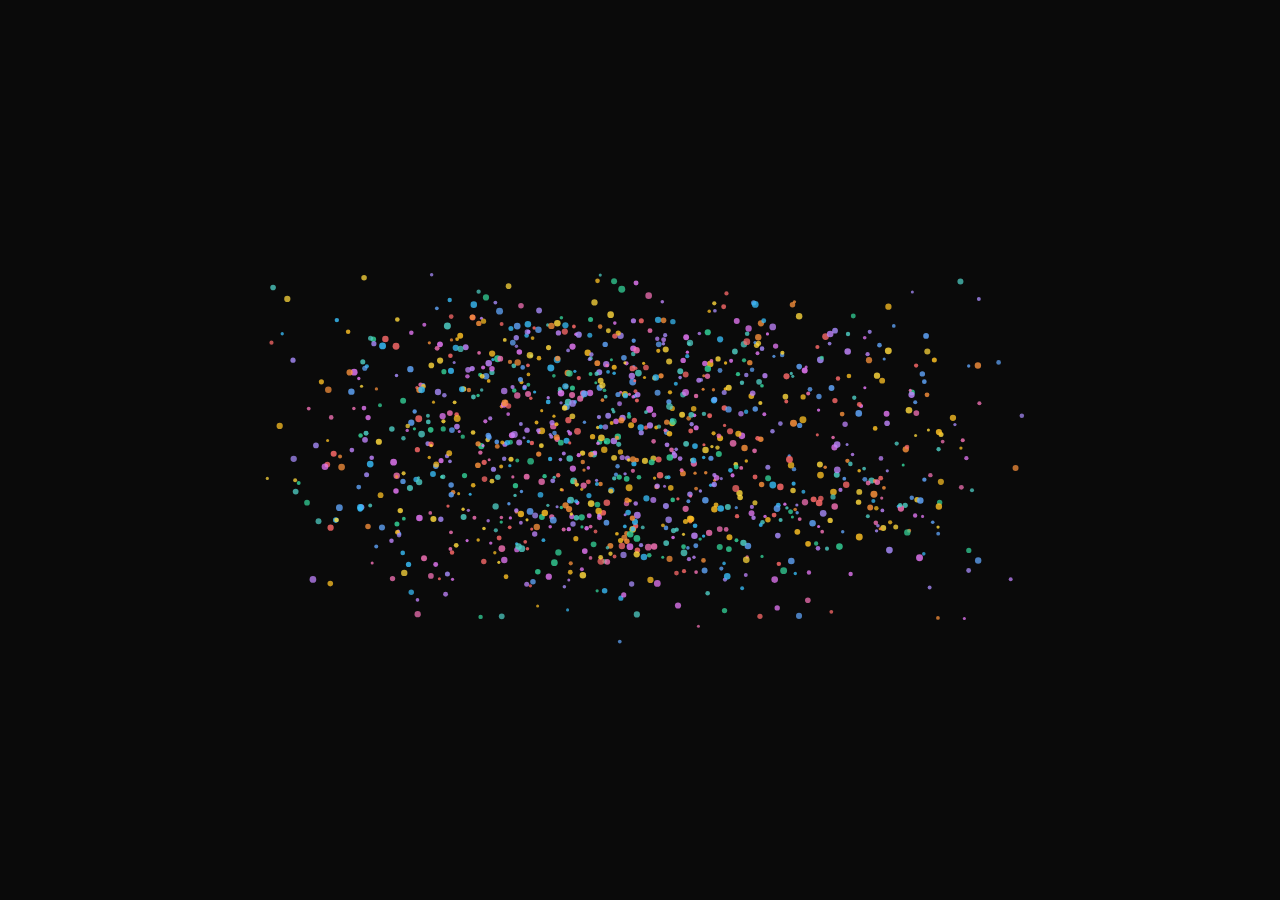
<file: index.html>
<!DOCTYPE html>
<html lang="en">

<head>
  <meta charset="UTF-8" />
  <meta name="viewport" content="width=device-width, initial-scale=1.0" />
  <title>Bishal Saha — Product Designer</title>
  <meta name="description" content="Portfolio of Bishal Saha, a Product Designer and UX/UI Designer based in India." />
  <link rel="preconnect" href="https://fonts.googleapis.com" />
  <link rel="preconnect" href="https://fonts.gstatic.com" crossorigin />
  <link
    href="https://fonts.googleapis.com/css2?family=Playfair+Display:ital,wght@0,400;0,500;0,600;0,700;1,400;1,500;1,600;1,700&family=Inter:wght@300;400;500;600;700;800;900&family=Outfit:wght@400;500;600;700;800;900&display=swap"
    rel="stylesheet" />
  <link rel="stylesheet" href="styles.css" />
  <script>
      const savedTheme = localStorage.getItem('theme') || (localStorage.getItem('darkMode') === 'true' ? 'dark' : 'light');
      if (savedTheme === 'dark') {
          document.documentElement.classList.add('dark-mode');
      }
  </script>
</head>

<body>

  <!-- ═══════════ LOADING SCREEN ═══════════ -->
  <div id="loading-screen" class="loading-screen">
    <canvas id="particle-canvas"></canvas>
  </div>

  <!-- ═══════════ MAIN PAGE ═══════════ -->
  <div id="main-page" class="main-page">

    <!-- Navigation 
    <nav class="navbar" id="navbar">
      <a href="#" class="nav-logo">Bishal.</a>
      <ul class="nav-links" id="nav-links">
        <li><a href="#" class="nav-link active">Home</a></li>
        <li><a href="#" class="nav-link">Works</a></li>
        <li><a href="#" class="nav-link">About</a></li>
        <li><a href="#" class="nav-link">Services</a></li>
        <li><a href="#" class="nav-link">Testimonial</a></li>
      </ul>
      <a href="#" class="nav-contact" id="nav-contact">Contact</a>
    </nav> -->
    <!-- Top-right utilities -->
    <div class="top-utils">
      <!-- Dark mode toggle -->
      <div class="theme-toggle-group" id="theme-toggle-group" data-active="light">
          <div class="theme-toggle-slider" id="theme-toggle-slider"></div>
          <button class="theme-btn" data-theme="light" aria-label="Light mode">
              <svg width="15" height="15" viewBox="0 0 24 24" fill="none" stroke="currentColor" stroke-width="2" stroke-linecap="round" stroke-linejoin="round"><circle cx="12" cy="12" r="5"/><line x1="12" y1="1" x2="12" y2="3"/><line x1="12" y1="21" x2="12" y2="23"/><line x1="4.22" y1="4.22" x2="5.64" y2="5.64"/><line x1="18.36" y1="18.36" x2="19.78" y2="19.78"/><line x1="1" y1="12" x2="3" y2="12"/><line x1="21" y1="12" x2="23" y2="12"/><line x1="4.22" y1="19.78" x2="5.64" y2="18.36"/><line x1="18.36" y1="5.64" x2="19.78" y2="4.22"/></svg>
              Light
          </button>
          <button class="theme-btn" data-theme="dark" aria-label="Dark mode">
              <svg width="15" height="15" viewBox="0 0 24 24" fill="none" stroke="currentColor" stroke-width="2" stroke-linecap="round" stroke-linejoin="round"><path d="M21 12.79A9 9 0 1 1 11.21 3 7 7 0 0 0 21 12.79z"/></svg>
              Dark
          </button>
      </div>

      <!-- LinkedIn -->
      <a href="https://www.linkedin.com/in/bishal-saha-product-designer/" target="_blank" rel="noopener"
        class="util-btn" aria-label="View my LinkedIn" data-tooltip="View my LinkedIn">
        <svg width="20" height="20" viewBox="0 0 24 24" fill="none" stroke="currentColor" stroke-width="2"
          stroke-linecap="round" stroke-linejoin="round">
          <path d="M16 8a6 6 0 0 1 6 6v7h-4v-7a2 2 0 0 0-2-2 2 2 0 0 0-2 2v7h-4v-7a6 6 0 0 1 6-6z" />
          <rect x="2" y="9" width="4" height="12" />
          <circle cx="4" cy="4" r="2" />
        </svg>
      </a>

      <!-- Email -->
      <a href="mailto:sahabishal59@gmail.com" class="util-btn" aria-label="Write a mail" data-tooltip="Write a mail">
        <svg width="20" height="20" viewBox="0 0 24 24" fill="none" stroke="currentColor" stroke-width="2"
          stroke-linecap="round" stroke-linejoin="round">
          <path d="M4 4h16c1.1 0 2 .9 2 2v12c0 1.1-.9 2-2 2H4c-1.1 0-2-.9-2-2V6c0-1.1.9-2 2-2z" />
          <polyline points="22,6 12,13 2,6" />
        </svg>
      </a>
    </div>

    <!-- Hero Section -->
    <section id="hero" class="hero">

      <!-- Background warm gradient -->
      <div class="hero-bg-gradient"></div>

      <!-- Mobile particle animation -->
      <canvas id="mobile-particles" class="mobile-particles-canvas"></canvas>

      <!-- "Hey, there" text behind the animation -->
      <div class="hero-greeting-text hero-anim" data-delay="1">
        <span class="greeting-hey">Hey there!</span>
      </div>

      <!-- D3 Force Animation (replaces hero image) -->
      <div class="hero-d3-wrapper hero-anim" data-delay="0">
        <div id="d3-force-container">
          <canvas id="d3-force-canvas"></canvas>
        </div>
      </div>

      <!-- Mobile globe (half-visible, right-aligned) -->
      <div id="mobile-globe" class="mobile-globe">
        <canvas id="globe-canvas"></canvas>
      </div>

      <!-- Availability pill -->
      <div class="availability-pill hero-anim" data-delay="2">
        <span class="avail-dot"></span>
        <span class="avail-text">Available for new opportunities</span>
      </div>

      <!-- Specialization text on right -->
      <div class="specialization-text hero-anim" data-delay="3">
        Specialized in Product Design,<br>
        UX / UI, User Research, and Front <br>
        End Development.
      </div>

      <!-- Bottom left — name -->
      <div class="hero-name hero-anim" data-delay="2">
        <span>I AM</span>
        <span>BISHAL SAHA</span>
      </div>

      <!-- Bottom right — role -->
      <div class="hero-role hero-anim" data-delay="3">
        <span>DIGITAL</span>
        <span>PRODUCT</span>
        <span>DESIGNER</span>
      </div>

    </section>

    <!-- ═══════════ BOTTOM NAV BAR (Glassmorphism) ═══════════ -->
    <nav class="bottom-nav" id="bottom-nav">
      <div class="bottom-nav-inner">
        <button class="nav-drawer-toggle" id="nav-drawer-toggle" aria-label="Toggle navigation">
          <svg class="drawer-icon-menu" width="20" height="20" viewBox="0 0 24 24" fill="none" stroke="currentColor" stroke-width="2" stroke-linecap="round" stroke-linejoin="round">
            <line x1="3" y1="6" x2="21" y2="6"/><line x1="3" y1="12" x2="21" y2="12"/><line x1="3" y1="18" x2="21" y2="18"/>
          </svg>
          <svg class="drawer-icon-close" width="20" height="20" viewBox="0 0 24 24" fill="none" stroke="currentColor" stroke-width="2" stroke-linecap="round" stroke-linejoin="round">
            <line x1="18" y1="6" x2="6" y2="18"/><line x1="6" y1="6" x2="18" y2="18"/>
          </svg>
        </button>
        <div class="nav-drawer-divider"></div>
        <a href="index.html" class="bottom-nav-item active" data-label="Home">
          <svg width="20" height="20" viewBox="0 0 24 24" fill="none" stroke="currentColor" stroke-width="2"
            stroke-linecap="round" stroke-linejoin="round">
            <path d="M3 9l9-7 9 7v11a2 2 0 0 1-2 2H5a2 2 0 0 1-2-2z" />
            <polyline points="9 22 9 12 15 12 15 22" />
          </svg>
          <span>Home</span>
        </a>
        <a href="my-work.html" class="bottom-nav-item" data-label="My Work">
          <svg width="20" height="20" viewBox="0 0 24 24" fill="none" stroke="currentColor" stroke-width="2"
            stroke-linecap="round" stroke-linejoin="round">
            <rect x="2" y="7" width="20" height="14" rx="2" ry="2" />
            <path d="M16 21V5a2 2 0 0 0-2-2h-4a2 2 0 0 0-2 2v16" />
          </svg>
          <span>My Work</span>
        </a>
        <a href="articles.html" class="bottom-nav-item" data-label="Articles">
          <svg width="20" height="20" viewBox="0 0 24 24" fill="none" stroke="currentColor" stroke-width="2"
            stroke-linecap="round" stroke-linejoin="round">
            <path d="M14 2H6a2 2 0 0 0-2 2v16a2 2 0 0 0 2 2h12a2 2 0 0 0 2-2V8z" />
            <polyline points="14 2 14 8 20 8" />
            <line x1="16" y1="13" x2="8" y2="13" />
            <line x1="16" y1="17" x2="8" y2="17" />
            <polyline points="10 9 9 9 8 9" />
          </svg>
          <span>Articles</span>
        </a>
        <a href="tech-stack.html" class="bottom-nav-item" data-label="Tech Stack">
          <svg width="20" height="20" viewBox="0 0 24 24" fill="none" stroke="currentColor" stroke-width="2"
            stroke-linecap="round" stroke-linejoin="round">
            <polyline points="16 18 22 12 16 6" />
            <polyline points="8 6 2 12 8 18" />
          </svg>
          <span>Tech Stack</span>
        </a>
        <a href="about-me.html" class="bottom-nav-item" data-label="About Me">
          <svg width="20" height="20" viewBox="0 0 24 24" fill="none" stroke="currentColor" stroke-width="2"
            stroke-linecap="round" stroke-linejoin="round">
            <path d="M20 21v-2a4 4 0 0 0-4-4H8a4 4 0 0 0-4 4v2" />
            <circle cx="12" cy="7" r="4" />
          </svg>
          <span>About Me</span>
        </a>
      </div>
    </nav>

  </div>

  <script src="https://d3js.org/d3.v7.min.js"></script>
  <script src="shared.js"></script>
  <script src="script.js"></script>
  <script src="particles.js"></script>
  <script src="globe.js"></script>
</body>

</html>
</file>
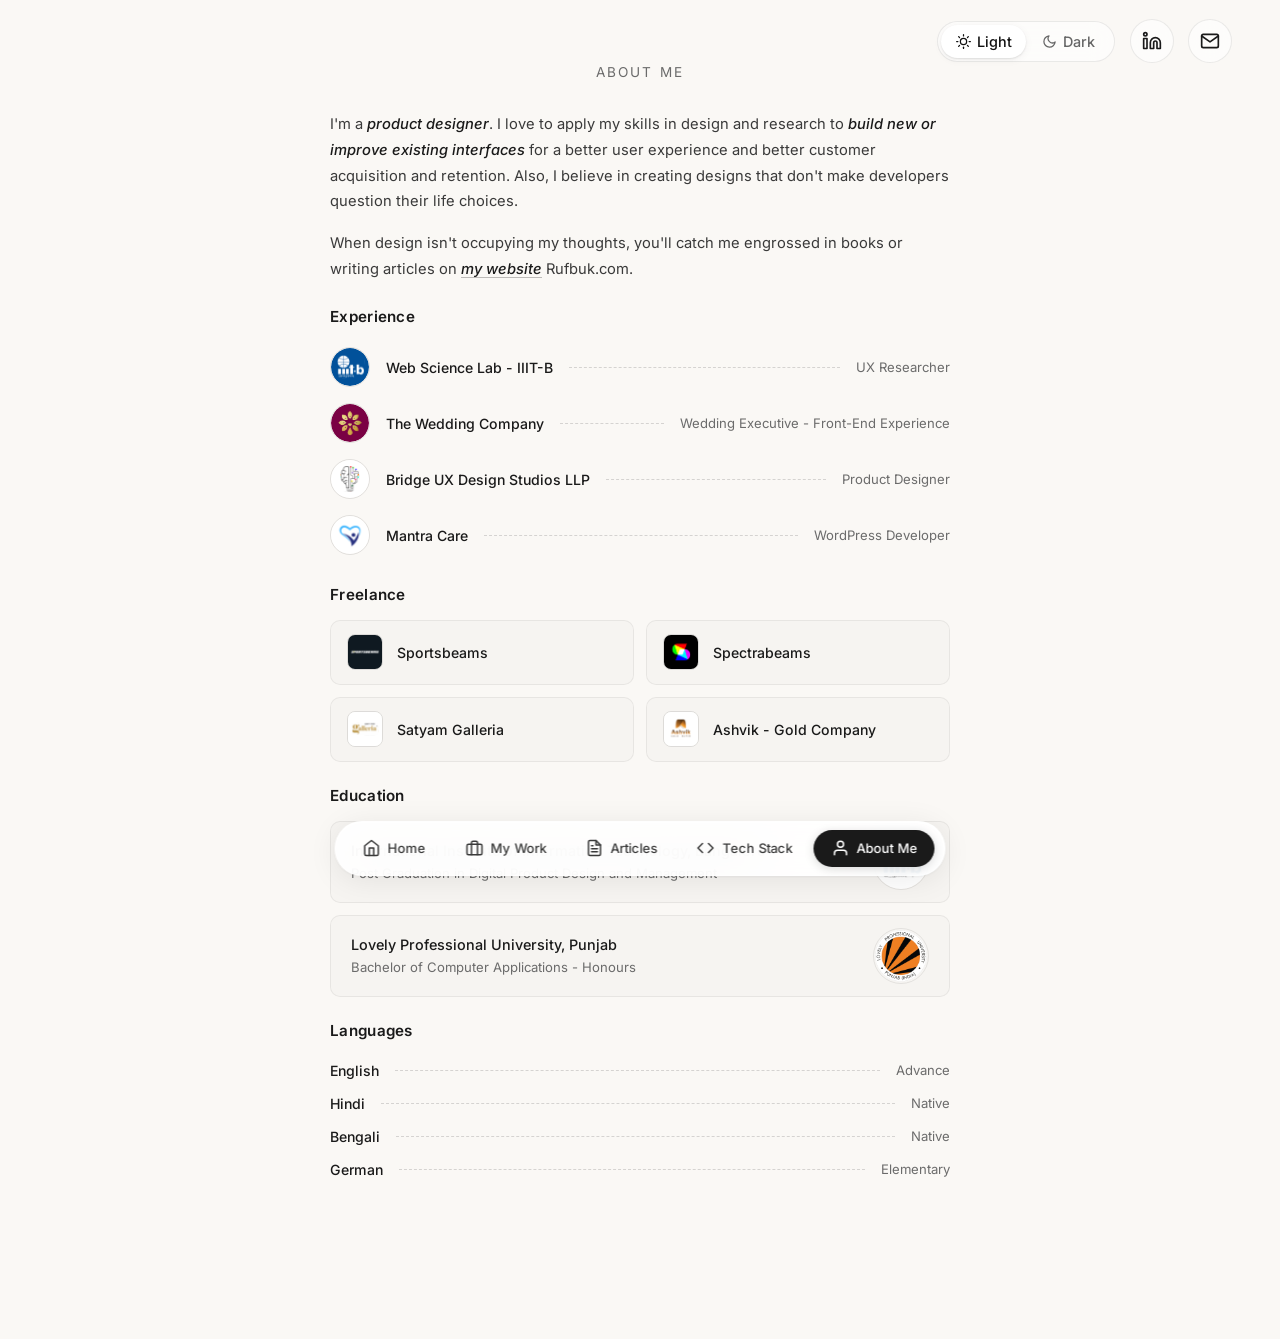
<file: about-me.html>
<!DOCTYPE html>
<html lang="en">

<head>
    <meta charset="UTF-8" />
    <meta name="viewport" content="width=device-width, initial-scale=1.0" />
    <title>About Me — Bishal Saha</title>
    <meta name="description"
        content="About Bishal Saha — Product Designer, UX/UI specialist, and creative problem solver." />
    <link rel="preconnect" href="https://fonts.googleapis.com" />
    <link rel="preconnect" href="https://fonts.gstatic.com" crossorigin />
    <link
        href="https://fonts.googleapis.com/css2?family=Playfair+Display:ital,wght@0,400;0,500;0,600;0,700;1,400;1,500;1,600;1,700&family=Inter:wght@300;400;500;600;700;800;900&family=Outfit:wght@400;500;600;700;800;900&display=swap"
        rel="stylesheet" />
    <link rel="stylesheet" href="styles.css" />
    <link rel="stylesheet" href="inner-page.css" />
    <link rel="stylesheet" href="about-me.css" />
    <script>
        const savedTheme = localStorage.getItem('theme') || (localStorage.getItem('darkMode') === 'true' ? 'dark' : 'light');
        if (savedTheme === 'dark') {
            document.documentElement.classList.add('dark-mode');
        }
    </script>
</head>

<body class="inner-page">

    <!-- Top-right utilities -->
    <div class="top-utils">
        <div class="theme-toggle-group" id="theme-toggle-group" data-active="light">
            <div class="theme-toggle-slider" id="theme-toggle-slider"></div>
            <button class="theme-btn" data-theme="light" aria-label="Light mode">
                <svg width="15" height="15" viewBox="0 0 24 24" fill="none" stroke="currentColor" stroke-width="2" stroke-linecap="round" stroke-linejoin="round"><circle cx="12" cy="12" r="5"/><line x1="12" y1="1" x2="12" y2="3"/><line x1="12" y1="21" x2="12" y2="23"/><line x1="4.22" y1="4.22" x2="5.64" y2="5.64"/><line x1="18.36" y1="18.36" x2="19.78" y2="19.78"/><line x1="1" y1="12" x2="3" y2="12"/><line x1="21" y1="12" x2="23" y2="12"/><line x1="4.22" y1="19.78" x2="5.64" y2="18.36"/><line x1="18.36" y1="5.64" x2="19.78" y2="4.22"/></svg>
                Light
            </button>
            <button class="theme-btn" data-theme="dark" aria-label="Dark mode">
                <svg width="15" height="15" viewBox="0 0 24 24" fill="none" stroke="currentColor" stroke-width="2" stroke-linecap="round" stroke-linejoin="round"><path d="M21 12.79A9 9 0 1 1 11.21 3 7 7 0 0 0 21 12.79z"/></svg>
                Dark
            </button>
        </div>
        <a href="https://www.linkedin.com/in/bishal-saha-product-designer/" target="_blank" rel="noopener"
            class="util-btn" aria-label="View my LinkedIn" data-tooltip="View my LinkedIn">
            <svg width="20" height="20" viewBox="0 0 24 24" fill="none" stroke="currentColor" stroke-width="2"
                stroke-linecap="round" stroke-linejoin="round">
                <path d="M16 8a6 6 0 0 1 6 6v7h-4v-7a2 2 0 0 0-2-2 2 2 0 0 0-2 2v7h-4v-7a6 6 0 0 1 6-6z" />
                <rect x="2" y="9" width="4" height="12" />
                <circle cx="4" cy="4" r="2" />
            </svg>
        </a>
        <a href="mailto:sahabishal59@gmail.com" class="util-btn" aria-label="Write a mail" data-tooltip="Write a mail">
            <svg width="20" height="20" viewBox="0 0 24 24" fill="none" stroke="currentColor" stroke-width="2"
                stroke-linecap="round" stroke-linejoin="round">
                <path d="M4 4h16c1.1 0 2 .9 2 2v12c0 1.1-.9 2-2 2H4c-1.1 0-2-.9-2-2V6c0-1.1.9-2 2-2z" />
                <polyline points="22,6 12,13 2,6" />
            </svg>
        </a>
    </div>

    <div class="page-container">

        <header class="about-page-header">
            <p class="about-page-label">About Me</p>
        </header>

        <!-- ═══════════ INTRO ═══════════ -->
        <div class="about-intro">
            <p>I'm a <em>product designer</em>. I love to apply my skills in design and research to <em>build new or
                    improve existing interfaces</em> for a better user experience and better customer acquisition and
                retention. Also, I believe in creating designs that don't make developers question their life choices.
            </p>
            <p>When design isn't occupying my thoughts, you'll catch me engrossed in books or writing articles on <em><a
                        href="https://rufbuk.com" target="_blank" rel="noopener">my website</a></em> Rufbuk.com.</p>
        </div>

        <!-- ═══════════ EXPERIENCE ═══════════ -->
        <section class="about-section">
            <h2 class="about-section-title">Experience</h2>
            <div class="exp-list">
                <div class="exp-row">
                    <span class="exp-icon"><img src="Assets/Web_science_lab.svg" alt="Web Science Lab" /></span>
                    <span class="exp-name">Web Science Lab - IIIT-B</span>
                    <hr class="exp-line" />
                    <span class="exp-role">UX Researcher </span>
                </div>
                <div class="exp-row">
                    <span class="exp-icon"><img src="Assets/The_wedding_comany.svg" alt="The Wedding Company" /></span>
                    <span class="exp-name">The Wedding Company</span>
                    <hr class="exp-line" />
                    <span class="exp-role">Wedding Executive - Front-End Experience</span>
                </div>
                <div class="exp-row">
                    <span class="exp-icon"><img src="Assets/Bridge_ux_design_studios.svg"
                            alt="Bridge UX Design Studios" /></span>
                    <span class="exp-name">Bridge UX Design Studios LLP</span>
                    <hr class="exp-line" />
                    <span class="exp-role">Product Designer</span>
                </div>
                <div class="exp-row">
                    <span class="exp-icon"><img src="Assets/Manta_care.svg" alt="Mantra Care" /></span>
                    <span class="exp-name">Mantra Care</span>
                    <hr class="exp-line" />
                    <span class="exp-role">WordPress Developer</span>
                </div>
            </div>
        </section>

        <!-- ═══════════ FREELANCE WORKS ═══════════ -->
        <section class="about-section">
            <h2 class="about-section-title">Freelance</h2>
            <div class="freelance-grid">
                <div class="freelance-card">
                    <span class="freelance-icon"><img src="Assets/Sportsbeam.svg" alt="Sportsbeams" /></span>
                    <span class="freelance-name">Sportsbeams</span>
                </div>
                <div class="freelance-card">
                    <span class="freelance-icon"><img src="Assets/Spectra_beams.svg" alt="Spectrabeams" /></span>
                    <span class="freelance-name">Spectrabeams</span>
                </div>
                <div class="freelance-card">
                    <span class="freelance-icon"><img src="Assets/Satyam_galleria.svg" alt="Satyam Galleria" /></span>
                    <span class="freelance-name">Satyam Galleria</span>
                </div>
                <div class="freelance-card">
                    <span class="freelance-icon"><img src="Assets/Asvik_gold_buyers.svg"
                            alt="Ashvik Gold Company" /></span>
                    <span class="freelance-name">Ashvik - Gold Company</span>
                </div>
            </div>
        </section>

        <!-- ═══════════ EDUCATION ═══════════ -->
        <section class="about-section">
            <h2 class="about-section-title">Education</h2>
            <div class="edu-list">
                <div class="edu-card">
                    <div class="edu-card-top">
                        <div class="edu-info">
                            <span class="edu-name">International Institute of Information Technology, Bangalore</span>

                        </div>
                        <p class="edu-course">Post Graduation in Digital Product Design and Management</p>
                    </div>
                    <span class="edu-logo"><img src="Assets/IIIT-B.svg" alt="IIIT Bangalore" /></span>
                </div>
                <div class="edu-card">
                    <div class="edu-card-top">
                        <div class="edu-info">
                            <span class="edu-name">Lovely Professional University, Punjab</span>

                        </div>
                        <p class="edu-course">Bachelor of Computer Applications - Honours</p>
                    </div>
                    <span class="edu-logo"><img src="Assets/LPU.svg" alt="LPU" /></span>
                </div>
            </div>
        </section>

        <!-- ═══════════ LANGUAGES ═══════════ -->
        <section class="about-section">
            <h2 class="about-section-title">Languages</h2>
            <div class="lang-list">
                <div class="lang-row">
                    <span class="lang-name">English</span>
                    <hr class="lang-line" />
                    <span class="lang-level">Advance</span>
                </div>
                <div class="lang-row">
                    <span class="lang-name">Hindi</span>
                    <hr class="lang-line" />
                    <span class="lang-level">Native</span>
                </div>
                <div class="lang-row">
                    <span class="lang-name">Bengali</span>
                    <hr class="lang-line" />
                    <span class="lang-level">Native</span>
                </div>
                <div class="lang-row">
                    <span class="lang-name">German</span>
                    <hr class="lang-line" />
                    <span class="lang-level">Elementary</span>
                </div>
            </div>
        </section>

    </div>

    <!-- ═══════════ BOTTOM NAV BAR ═══════════ -->
    <nav class="bottom-nav" id="bottom-nav">
        <div class="bottom-nav-inner">
            <button class="nav-drawer-toggle" id="nav-drawer-toggle" aria-label="Toggle navigation">
              <svg class="drawer-icon-menu" width="20" height="20" viewBox="0 0 24 24" fill="none" stroke="currentColor" stroke-width="2" stroke-linecap="round" stroke-linejoin="round">
                <line x1="3" y1="6" x2="21" y2="6"/><line x1="3" y1="12" x2="21" y2="12"/><line x1="3" y1="18" x2="21" y2="18"/>
              </svg>
              <svg class="drawer-icon-close" width="20" height="20" viewBox="0 0 24 24" fill="none" stroke="currentColor" stroke-width="2" stroke-linecap="round" stroke-linejoin="round">
                <line x1="18" y1="6" x2="6" y2="18"/><line x1="6" y1="6" x2="18" y2="18"/>
              </svg>
            </button>
            <div class="nav-drawer-divider"></div>
            <a href="index.html" class="bottom-nav-item" data-label="Home">
                <svg width="20" height="20" viewBox="0 0 24 24" fill="none" stroke="currentColor" stroke-width="2"
                    stroke-linecap="round" stroke-linejoin="round">
                    <path d="M3 9l9-7 9 7v11a2 2 0 0 1-2 2H5a2 2 0 0 1-2-2z" />
                    <polyline points="9 22 9 12 15 12 15 22" />
                </svg>
                <span>Home</span>
            </a>
            <a href="my-work.html" class="bottom-nav-item" data-label="My Work">
                <svg width="20" height="20" viewBox="0 0 24 24" fill="none" stroke="currentColor" stroke-width="2"
                    stroke-linecap="round" stroke-linejoin="round">
                    <rect x="2" y="7" width="20" height="14" rx="2" ry="2" />
                    <path d="M16 21V5a2 2 0 0 0-2-2h-4a2 2 0 0 0-2 2v16" />
                </svg>
                <span>My Work</span>
            </a>
            <a href="articles.html" class="bottom-nav-item" data-label="Articles">
                <svg width="20" height="20" viewBox="0 0 24 24" fill="none" stroke="currentColor" stroke-width="2"
                    stroke-linecap="round" stroke-linejoin="round">
                    <path d="M14 2H6a2 2 0 0 0-2 2v16a2 2 0 0 0 2 2h12a2 2 0 0 0 2-2V8z" />
                    <polyline points="14 2 14 8 20 8" />
                    <line x1="16" y1="13" x2="8" y2="13" />
                    <line x1="16" y1="17" x2="8" y2="17" />
                    <polyline points="10 9 9 9 8 9" />
                </svg>
                <span>Articles</span>
            </a>
            <a href="tech-stack.html" class="bottom-nav-item" data-label="Tech Stack">
                <svg width="20" height="20" viewBox="0 0 24 24" fill="none" stroke="currentColor" stroke-width="2"
                    stroke-linecap="round" stroke-linejoin="round">
                    <polyline points="16 18 22 12 16 6" />
                    <polyline points="8 6 2 12 8 18" />
                </svg>
                <span>Tech Stack</span>
            </a>
            <a href="about-me.html" class="bottom-nav-item active" data-label="About Me">
                <svg width="20" height="20" viewBox="0 0 24 24" fill="none" stroke="currentColor" stroke-width="2"
                    stroke-linecap="round" stroke-linejoin="round">
                    <path d="M20 21v-2a4 4 0 0 0-4-4H8a4 4 0 0 0-4 4v2" />
                    <circle cx="12" cy="7" r="4" />
                </svg>
                <span>About Me</span>
            </a>
        </div>
    </nav>

    <script src="shared.js"></script>

</body>

</html>
</file>
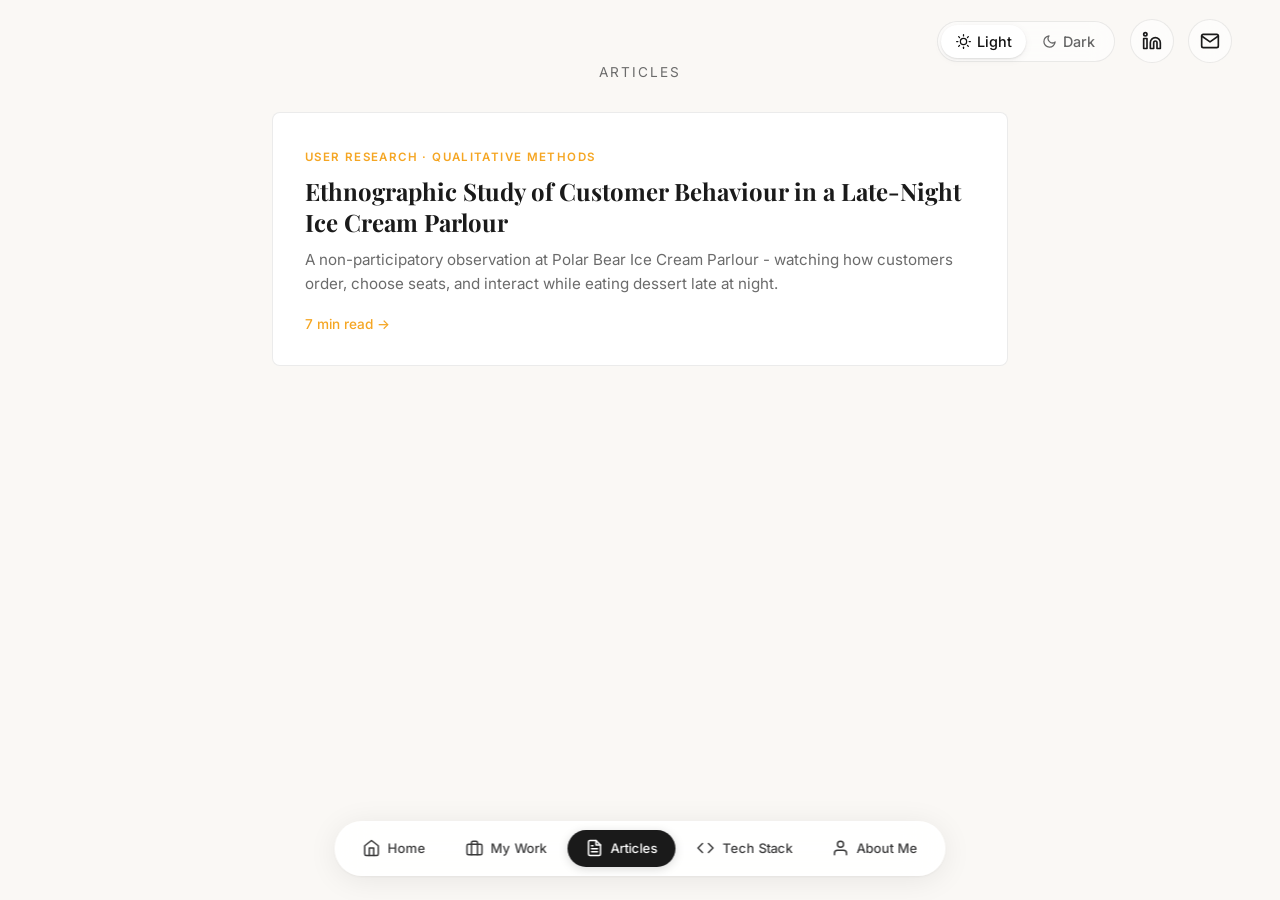
<file: articles.html>
<!DOCTYPE html>
<html lang="en">

<head>
    <meta charset="UTF-8" />
    <meta name="viewport" content="width=device-width, initial-scale=1.0" />
    <title>Articles - Bishal Saha</title>
    <meta name="description" content="Articles and insights by Bishal Saha on product design, UX, and technology." />
    <link rel="preconnect" href="https://fonts.googleapis.com" />
    <link rel="preconnect" href="https://fonts.gstatic.com" crossorigin />
    <link
        href="https://fonts.googleapis.com/css2?family=Playfair+Display:ital,wght@0,400;0,500;0,600;0,700;1,400;1,500;1,600;1,700&family=Inter:wght@300;400;500;600;700;800;900&family=Outfit:wght@400;500;600;700;800;900&display=swap"
        rel="stylesheet" />
    <link rel="stylesheet" href="styles.css" />
    <link rel="stylesheet" href="inner-page.css" />
    <style>
        .article-link-card:hover {
            box-shadow: 0 10px 28px rgba(0, 0, 0, 0.08);
            border-color: rgba(245, 166, 35, 0.4) !important;
        }

        html.dark-mode .article-link-card {
            border-color: rgba(245, 205, 108, 0.35) !important;
            box-shadow: 0 0 0 1px rgba(245, 205, 108, 0.06);
        }

        html.dark-mode .article-link-card:hover {
            border-color: rgba(245, 205, 108, 0.65) !important;
            box-shadow: 0 10px 28px rgba(0, 0, 0, 0.35), 0 0 0 1px rgba(245, 205, 108, 0.2);
        }
    </style>
    <script>
        const savedTheme = localStorage.getItem('theme') || (localStorage.getItem('darkMode') === 'true' ? 'dark' : 'light');
        if (savedTheme === 'dark') {
            document.documentElement.classList.add('dark-mode');
        }
    </script>
</head>

<body class="inner-page">

    <!-- Top-right utilities -->
    <div class="top-utils">
        <div class="theme-toggle-group" id="theme-toggle-group" data-active="light">
            <div class="theme-toggle-slider" id="theme-toggle-slider"></div>
            <button class="theme-btn" data-theme="light" aria-label="Light mode">
                <svg width="15" height="15" viewBox="0 0 24 24" fill="none" stroke="currentColor" stroke-width="2" stroke-linecap="round" stroke-linejoin="round"><circle cx="12" cy="12" r="5"/><line x1="12" y1="1" x2="12" y2="3"/><line x1="12" y1="21" x2="12" y2="23"/><line x1="4.22" y1="4.22" x2="5.64" y2="5.64"/><line x1="18.36" y1="18.36" x2="19.78" y2="19.78"/><line x1="1" y1="12" x2="3" y2="12"/><line x1="21" y1="12" x2="23" y2="12"/><line x1="4.22" y1="19.78" x2="5.64" y2="18.36"/><line x1="18.36" y1="5.64" x2="19.78" y2="4.22"/></svg>
                Light
            </button>
            <button class="theme-btn" data-theme="dark" aria-label="Dark mode">
                <svg width="15" height="15" viewBox="0 0 24 24" fill="none" stroke="currentColor" stroke-width="2" stroke-linecap="round" stroke-linejoin="round"><path d="M21 12.79A9 9 0 1 1 11.21 3 7 7 0 0 0 21 12.79z"/></svg>
                Dark
            </button>
        </div>
        <a href="https://www.linkedin.com/in/bishal-saha-product-designer/" target="_blank" rel="noopener"
            class="util-btn" aria-label="View my LinkedIn" data-tooltip="View my LinkedIn">
            <svg width="20" height="20" viewBox="0 0 24 24" fill="none" stroke="currentColor" stroke-width="2"
                stroke-linecap="round" stroke-linejoin="round">
                <path d="M16 8a6 6 0 0 1 6 6v7h-4v-7a2 2 0 0 0-2-2 2 2 0 0 0-2 2v7h-4v-7a6 6 0 0 1 6-6z" />
                <rect x="2" y="9" width="4" height="12" />
                <circle cx="4" cy="4" r="2" />
            </svg>
        </a>
        <a href="mailto:sahabishal59@gmail.com" class="util-btn" aria-label="Write a mail" data-tooltip="Write a mail">
            <svg width="20" height="20" viewBox="0 0 24 24" fill="none" stroke="currentColor" stroke-width="2"
                stroke-linecap="round" stroke-linejoin="round">
                <path d="M4 4h16c1.1 0 2 .9 2 2v12c0 1.1-.9 2-2 2H4c-1.1 0-2-.9-2-2V6c0-1.1.9-2 2-2z" />
                <polyline points="22,6 12,13 2,6" />
            </svg>
        </a>
    </div>

    <div class="page-container">

        <header style="text-align: center; margin-bottom: 2rem;">
            <p
                style="font-family: var(--font-body); font-size: 0.85rem; font-weight: 400; letter-spacing: 0.15em; text-transform: uppercase; color: var(--text-muted, #888); margin: 0;">
                Articles</p>
        </header>

        <div style="display: flex; flex-direction: column; gap: 1.5rem; margin-top: 2rem;">
            <a href="ethnographic-study.html" class="article-link-card"
                style="display: block; padding: 2rem; border: 1px solid rgba(0,0,0,0.08); border-radius: 8px; background: var(--white, #fff); text-decoration: none; color: inherit; transition: transform 0.25s ease, box-shadow 0.25s ease, border-color 0.25s ease;"
                onmouseover="this.style.transform='translateY(-3px)';"
                onmouseout="this.style.transform='';">
                <span
                    style="display: inline-block; font-size: 0.72rem; font-weight: 600; letter-spacing: 0.12em; text-transform: uppercase; color: #f5a623; margin-bottom: 0.75rem;">User
                    Research · Qualitative Methods</span>
                <h2
                    style="font-family: 'Playfair Display', Georgia, serif; font-size: 1.5rem; font-weight: 700; line-height: 1.3; color: var(--text-dark, #1a1a1a); margin: 0 0 0.6rem;">
                    Ethnographic Study of Customer Behaviour in a Late-Night Ice Cream Parlour</h2>
                <p
                    style="font-size: 0.95rem; line-height: 1.6; color: var(--text-muted, #888); margin: 0 0 1rem;">
                    A non-participatory observation at Polar Bear Ice Cream Parlour - watching how customers order,
                    choose seats, and interact while eating dessert late at night.</p>
                <span style="font-size: 0.85rem; font-weight: 500; color: #f5a623;">7 min read →</span>
            </a>
        </div>

    </div>

    <!-- ═══════════ BOTTOM NAV BAR ═══════════ -->
    <nav class="bottom-nav" id="bottom-nav">
        <div class="bottom-nav-inner">
            <button class="nav-drawer-toggle" id="nav-drawer-toggle" aria-label="Toggle navigation">
              <svg class="drawer-icon-menu" width="20" height="20" viewBox="0 0 24 24" fill="none" stroke="currentColor" stroke-width="2" stroke-linecap="round" stroke-linejoin="round">
                <line x1="3" y1="6" x2="21" y2="6"/><line x1="3" y1="12" x2="21" y2="12"/><line x1="3" y1="18" x2="21" y2="18"/>
              </svg>
              <svg class="drawer-icon-close" width="20" height="20" viewBox="0 0 24 24" fill="none" stroke="currentColor" stroke-width="2" stroke-linecap="round" stroke-linejoin="round">
                <line x1="18" y1="6" x2="6" y2="18"/><line x1="6" y1="6" x2="18" y2="18"/>
              </svg>
            </button>
            <div class="nav-drawer-divider"></div>
            <a href="index.html" class="bottom-nav-item" data-label="Home">
                <svg width="20" height="20" viewBox="0 0 24 24" fill="none" stroke="currentColor" stroke-width="2"
                    stroke-linecap="round" stroke-linejoin="round">
                    <path d="M3 9l9-7 9 7v11a2 2 0 0 1-2 2H5a2 2 0 0 1-2-2z" />
                    <polyline points="9 22 9 12 15 12 15 22" />
                </svg>
                <span>Home</span>
            </a>
            <a href="my-work.html" class="bottom-nav-item" data-label="My Work">
                <svg width="20" height="20" viewBox="0 0 24 24" fill="none" stroke="currentColor" stroke-width="2"
                    stroke-linecap="round" stroke-linejoin="round">
                    <rect x="2" y="7" width="20" height="14" rx="2" ry="2" />
                    <path d="M16 21V5a2 2 0 0 0-2-2h-4a2 2 0 0 0-2 2v16" />
                </svg>
                <span>My Work</span>
            </a>
            <a href="articles.html" class="bottom-nav-item active" data-label="Articles">
                <svg width="20" height="20" viewBox="0 0 24 24" fill="none" stroke="currentColor" stroke-width="2"
                    stroke-linecap="round" stroke-linejoin="round">
                    <path d="M14 2H6a2 2 0 0 0-2 2v16a2 2 0 0 0 2 2h12a2 2 0 0 0 2-2V8z" />
                    <polyline points="14 2 14 8 20 8" />
                    <line x1="16" y1="13" x2="8" y2="13" />
                    <line x1="16" y1="17" x2="8" y2="17" />
                    <polyline points="10 9 9 9 8 9" />
                </svg>
                <span>Articles</span>
            </a>
            <a href="tech-stack.html" class="bottom-nav-item" data-label="Tech Stack">
                <svg width="20" height="20" viewBox="0 0 24 24" fill="none" stroke="currentColor" stroke-width="2"
                    stroke-linecap="round" stroke-linejoin="round">
                    <polyline points="16 18 22 12 16 6" />
                    <polyline points="8 6 2 12 8 18" />
                </svg>
                <span>Tech Stack</span>
            </a>
            <a href="about-me.html" class="bottom-nav-item" data-label="About Me">
                <svg width="20" height="20" viewBox="0 0 24 24" fill="none" stroke="currentColor" stroke-width="2"
                    stroke-linecap="round" stroke-linejoin="round">
                    <path d="M20 21v-2a4 4 0 0 0-4-4H8a4 4 0 0 0-4 4v2" />
                    <circle cx="12" cy="7" r="4" />
                </svg>
                <span>About Me</span>
            </a>
        </div>
    </nav>

    <script src="shared.js"></script>

</body>

</html>
</file>
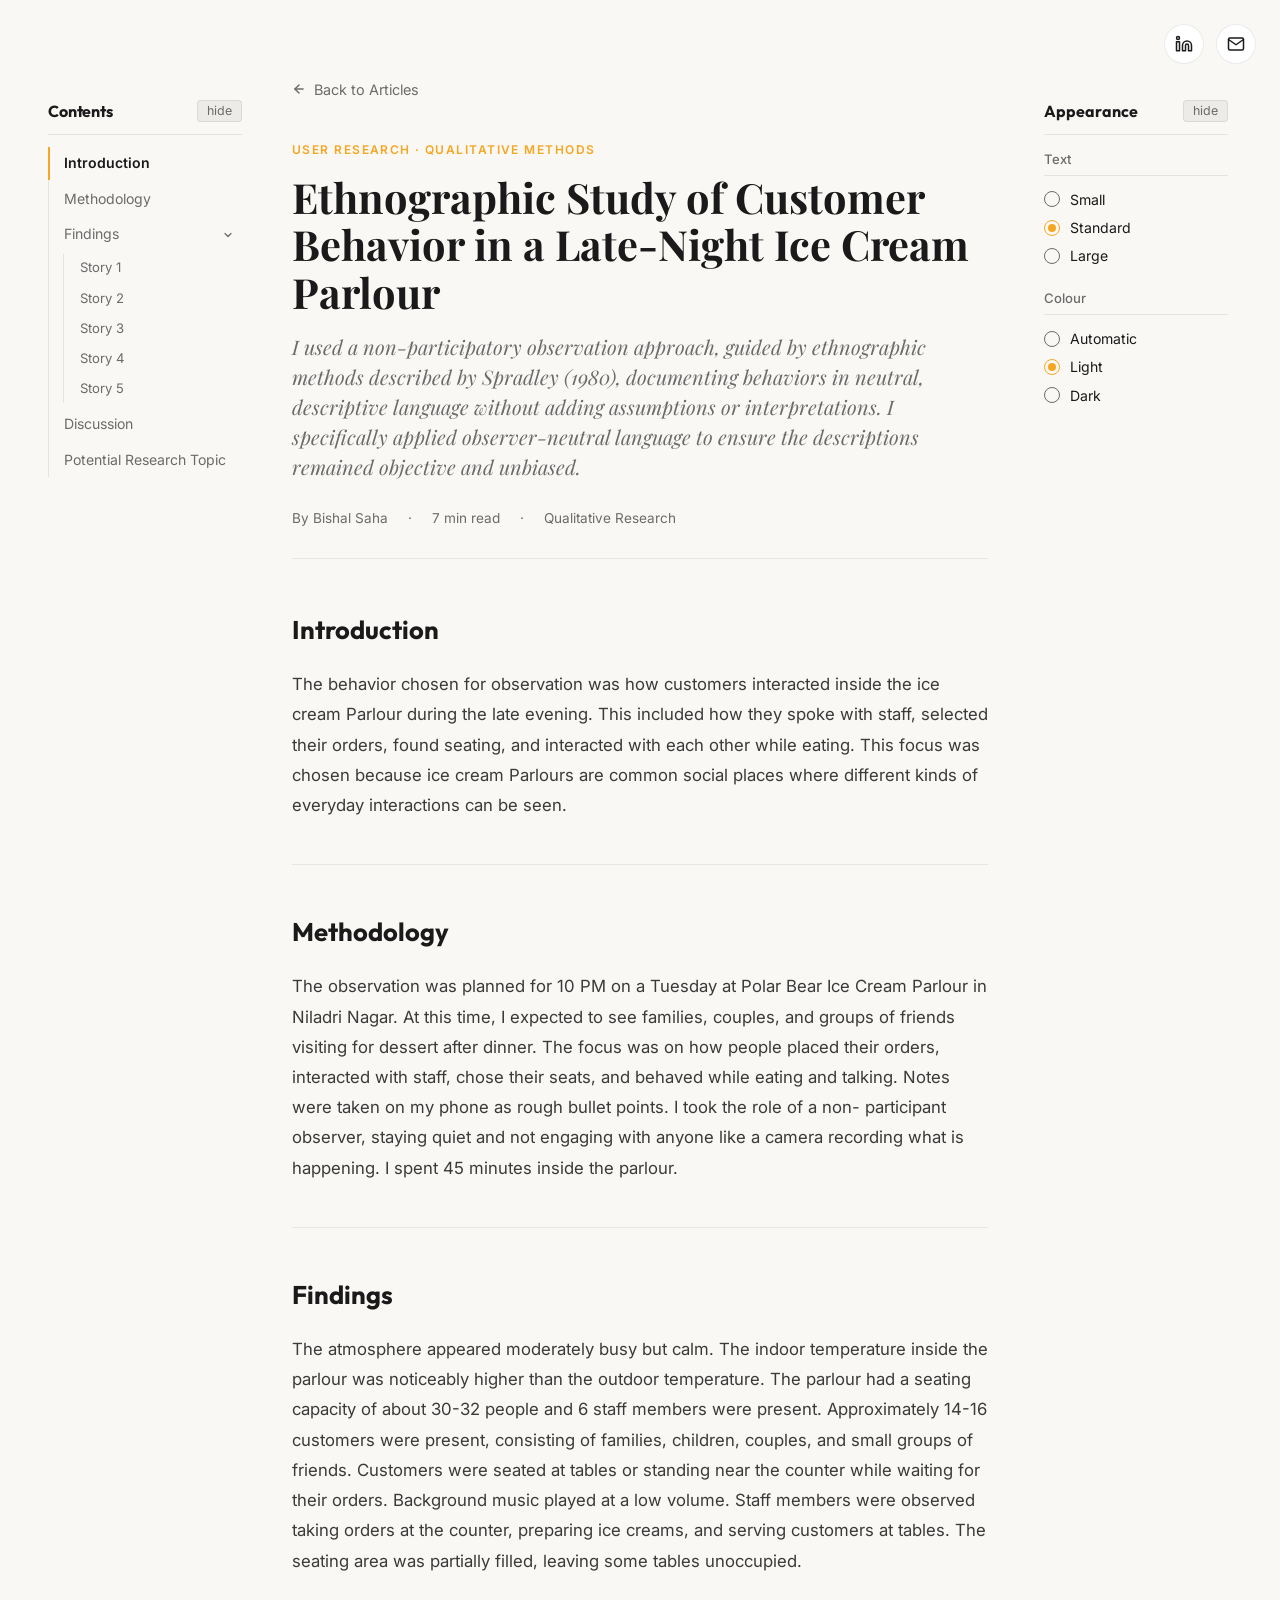
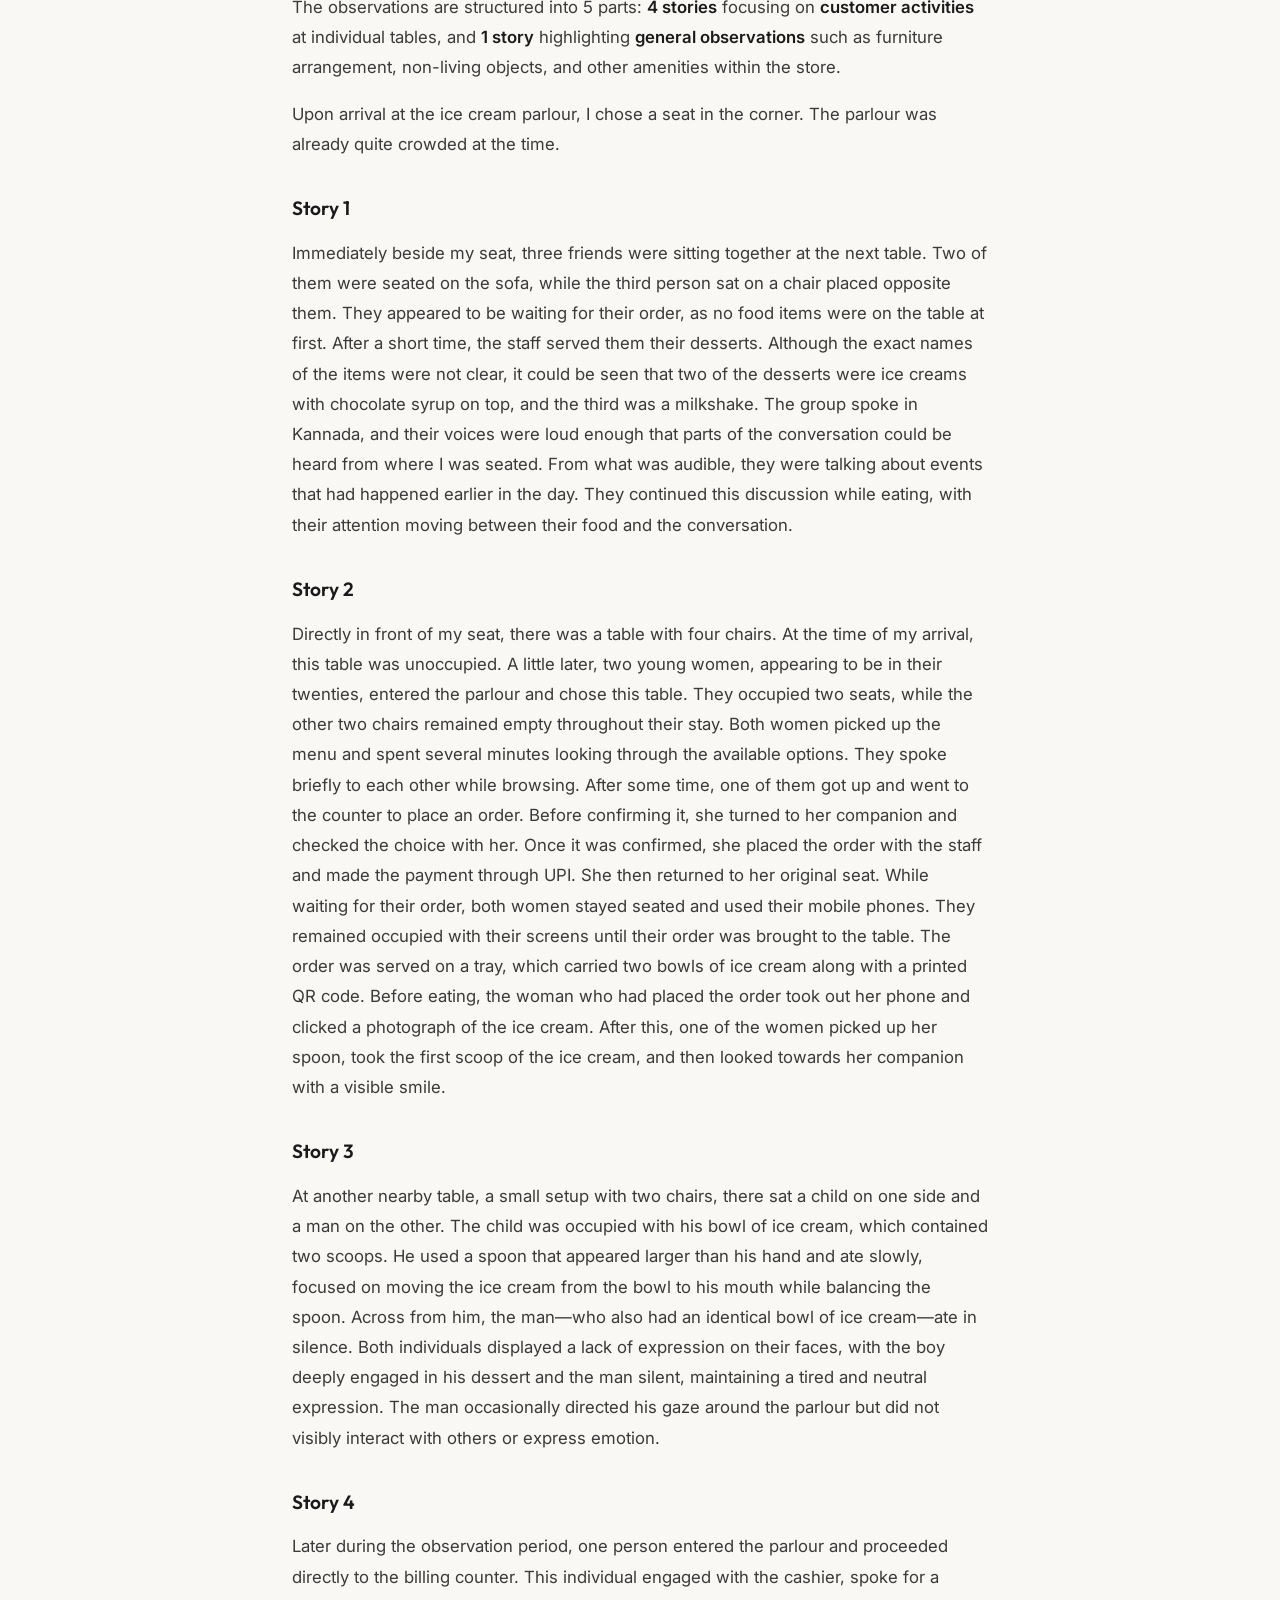
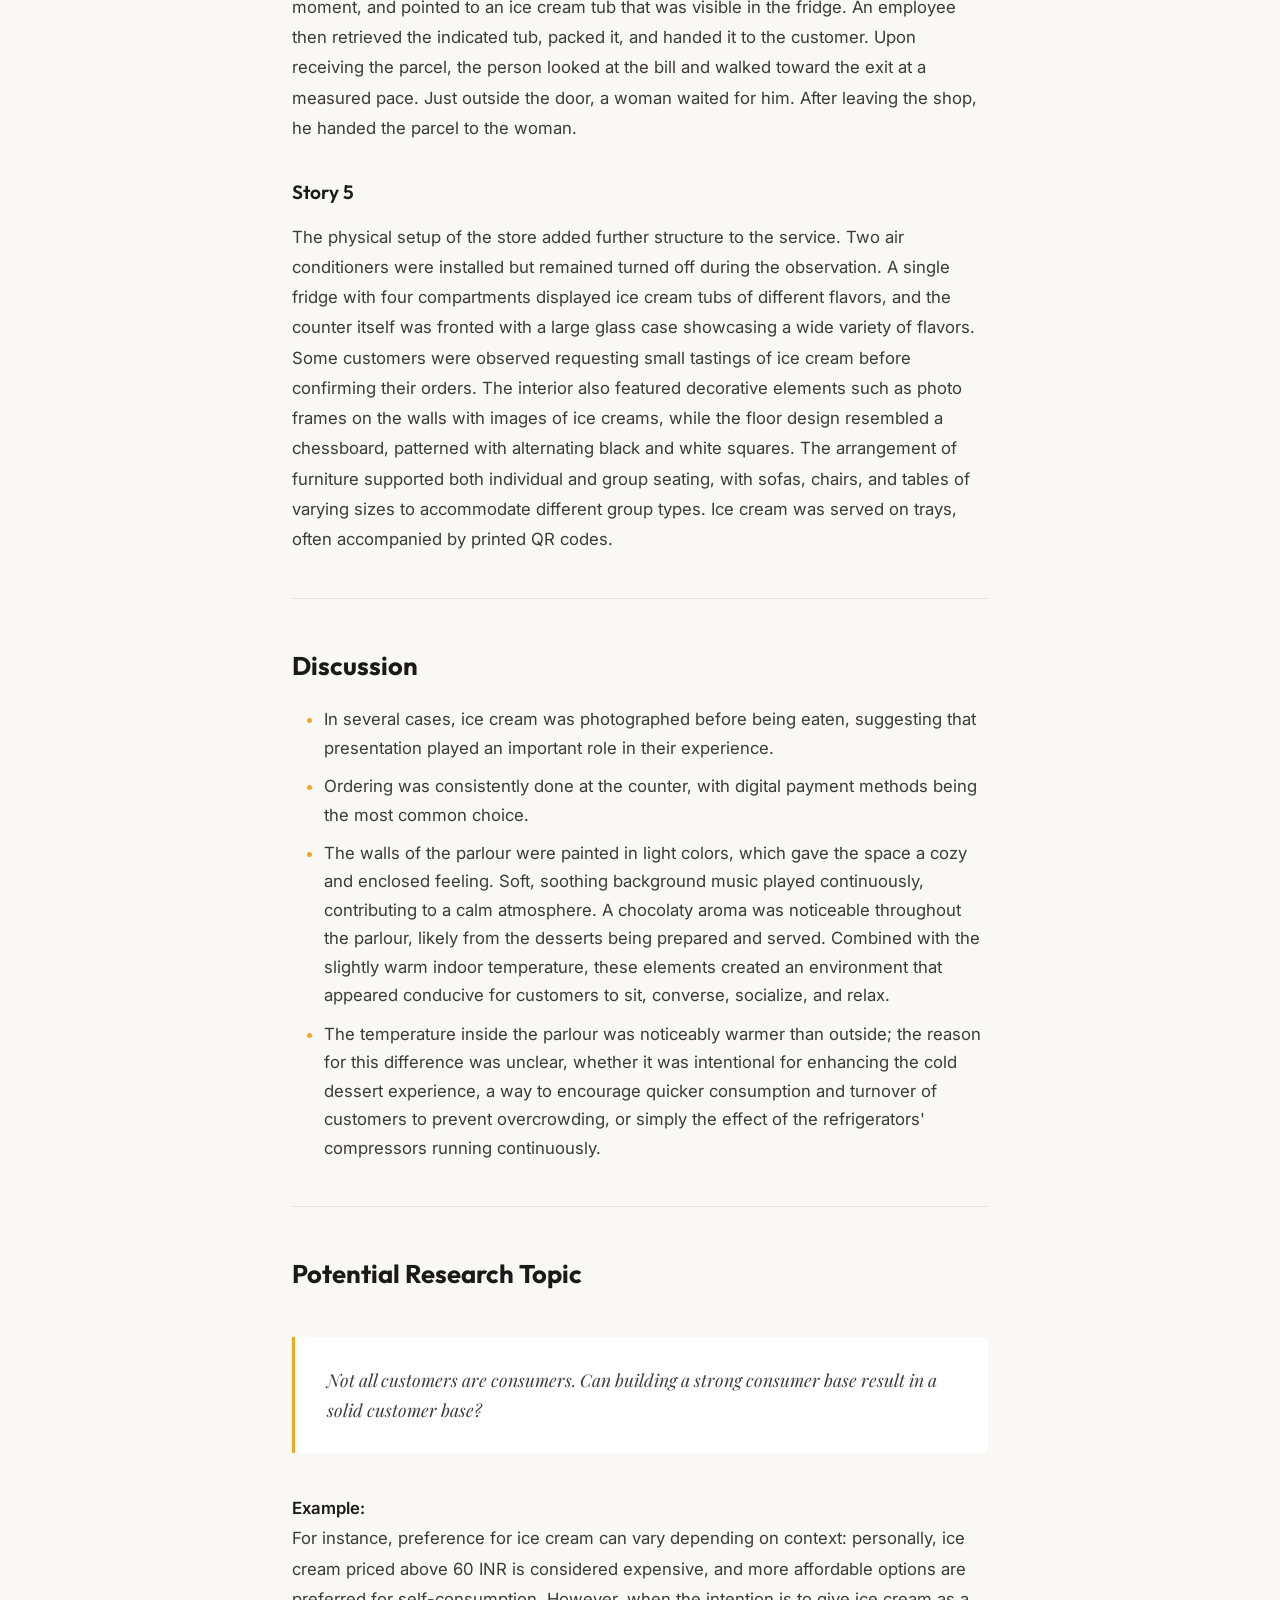
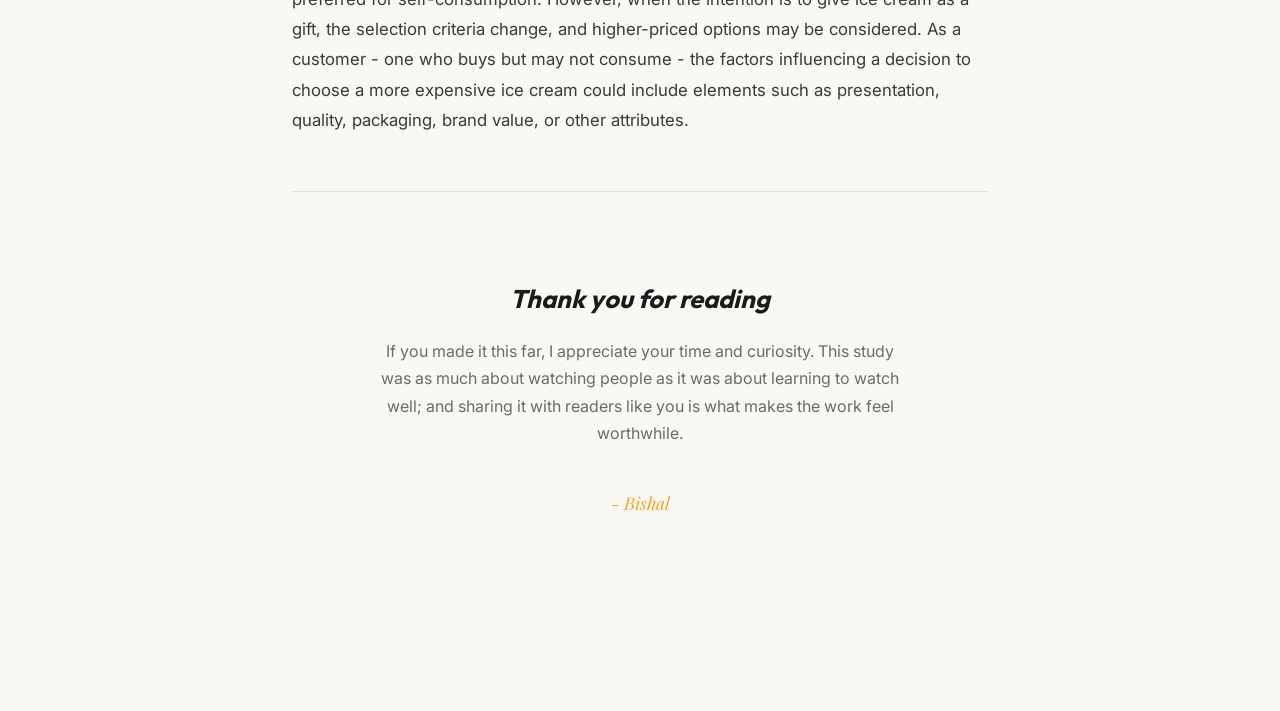
<file: ethanographic-study.html>
<!DOCTYPE html>
<html lang="en">

<head>
    <meta charset="UTF-8" />
    <meta name="viewport" content="width=device-width, initial-scale=1.0" />
    <title>Digital Ethnography — Bishal Saha</title>
    <meta name="description"
        content="An article on digital ethnography: combining technical walkthroughs with participant observation to study online communities." />
    <link rel="preconnect" href="https://fonts.googleapis.com" />
    <link rel="preconnect" href="https://fonts.gstatic.com" crossorigin />
    <link
        href="https://fonts.googleapis.com/css2?family=Playfair+Display:ital,wght@0,400;0,500;0,600;0,700;1,400;1,500;1,600;1,700&family=Inter:wght@300;400;500;600;700;800;900&family=Outfit:wght@400;500;600;700;800;900&display=swap"
        rel="stylesheet" />
    <script>
        const savedTheme = localStorage.getItem('theme') || (localStorage.getItem('darkMode') === 'true' ? 'dark' : 'light');
        if (savedTheme === 'dark') {
            document.documentElement.classList.add('dark-mode');
        }
    </script>
    <style>
        /* ═══════════ DESIGN TOKENS ═══════════ */
        :root {
            --bg: #faf8f5;
            --text-dark: #1a1a1a;
            --text-body: #3a3a3a;
            --text-muted: #6b6b6b;
            --accent-orange: #f5a623;
            --border-soft: rgba(0, 0, 0, 0.08);
            --card-bg: #ffffff;
            --font-heading: 'Outfit', 'Inter', -apple-system, sans-serif;
            --font-script: 'Playfair Display', Georgia, serif;
            --font-body: 'Inter', -apple-system, sans-serif;
        }

        html.dark-mode {
            --bg: #060d18;
            --text-dark: #f5f5f5;
            --text-body: #d4d4d4;
            --text-muted: #9a9a9a;
            --border-soft: rgba(255, 255, 255, 0.1);
            --card-bg: rgba(255, 255, 255, 0.03);
        }

        /* ═══════════ RESET ═══════════ */
        *,
        *::before,
        *::after {
            margin: 0;
            padding: 0;
            box-sizing: border-box;
        }

        html {
            font-size: 16px;
            scroll-behavior: smooth;
            -webkit-font-smoothing: antialiased;
        }

        body {
            font-family: var(--font-body);
            background: var(--bg);
            color: var(--text-dark);
            min-height: 100vh;
            padding-bottom: 120px;
            transition: background 0.3s ease, color 0.3s ease;
        }

        a {
            color: inherit;
            text-decoration: none;
        }

        /* ═══════════ TOP UTILS ═══════════ */
        .top-utils {
            position: fixed;
            top: 1.5rem;
            right: 1.5rem;
            display: flex;
            align-items: center;
            gap: 0.75rem;
            z-index: 100;
        }

        .util-btn {
            width: 40px;
            height: 40px;
            border-radius: 50%;
            background: var(--card-bg);
            border: 1px solid var(--border-soft);
            display: flex;
            align-items: center;
            justify-content: center;
            color: var(--text-dark);
            transition: transform 0.2s ease, box-shadow 0.2s ease;
        }

        .util-btn:hover {
            transform: translateY(-2px);
            box-shadow: 0 6px 16px rgba(0, 0, 0, 0.08);
        }

        /* ═══════════ ARTICLE CONTAINER ═══════════ */
        .article-container {
            max-width: 760px;
            margin: 0 auto;
            padding: 5rem 2rem 2rem;
        }

        /* ═══════════ TABLE OF CONTENTS ═══════════ */
        .toc {
            position: fixed;
            top: 5rem;
            left: 2rem;
            width: 230px;
            max-height: calc(100vh - 7rem);
            overflow-y: auto;
            padding: 1.25rem 1.25rem 1.25rem 1rem;
            font-family: var(--font-body);
            font-size: 0.88rem;
            z-index: 50;
        }

        .toc-header {
            display: flex;
            align-items: center;
            justify-content: space-between;
            gap: 0.5rem;
            padding-bottom: 0.75rem;
            margin-bottom: 0.75rem;
            border-bottom: 1px solid var(--border-soft);
        }

        .toc-title {
            font-family: var(--font-heading);
            font-size: 1rem;
            font-weight: 700;
            color: var(--text-dark);
            letter-spacing: -0.01em;
        }

        .toc-toggle {
            background: rgba(0, 0, 0, 0.05);
            border: 1px solid var(--border-soft);
            border-radius: 4px;
            padding: 0.15rem 0.55rem;
            font-family: var(--font-body);
            font-size: 0.78rem;
            color: var(--text-muted);
            cursor: pointer;
            transition: background 0.2s ease, color 0.2s ease;
        }

        html.dark-mode .toc-toggle {
            background: rgba(255, 255, 255, 0.06);
        }

        .toc-toggle:hover {
            background: rgba(0, 0, 0, 0.09);
            color: var(--text-dark);
        }

        .toc-list {
            list-style: none;
            padding: 0;
            margin: 0;
            display: flex;
            flex-direction: column;
            gap: 0.15rem;
            border-left: 1px solid var(--border-soft);
        }

        .toc.collapsed .toc-list {
            display: none;
        }

        .toc-link {
            display: block;
            position: relative;
            padding: 0.4rem 0 0.4rem 0.9rem;
            margin-left: -1px;
            color: var(--text-muted);
            line-height: 1.45;
            border-left: 2px solid transparent;
            transition: color 0.2s ease, border-color 0.2s ease, background 0.2s ease;
        }

        .toc-link:hover {
            color: var(--text-dark);
            border-left-color: var(--border-soft);
        }

        .toc-link.active {
            color: var(--text-dark);
            font-weight: 600;
            border-left-color: var(--accent-orange);
        }

        .toc-parent {
            display: flex;
            align-items: center;
            justify-content: space-between;
            gap: 0.25rem;
        }

        .toc-parent .toc-link {
            flex: 1;
        }

        .toc-sub-toggle {
            background: transparent;
            border: none;
            padding: 0.25rem 0.35rem;
            margin-right: 0.15rem;
            color: var(--text-muted);
            cursor: pointer;
            display: inline-flex;
            align-items: center;
            justify-content: center;
            border-radius: 4px;
            transition: transform 0.2s ease, color 0.2s ease, background 0.2s ease;
        }

        .toc-sub-toggle:hover {
            color: var(--text-dark);
            background: rgba(0, 0, 0, 0.05);
        }

        html.dark-mode .toc-sub-toggle:hover {
            background: rgba(255, 255, 255, 0.06);
        }

        .toc-sub-toggle[aria-expanded="false"] svg {
            transform: rotate(-90deg);
        }

        .toc-sub-toggle svg {
            transition: transform 0.2s ease;
        }

        .toc-sublist {
            list-style: none;
            padding: 0;
            margin: 0.15rem 0 0.15rem 0.9rem;
            display: flex;
            flex-direction: column;
            gap: 0.1rem;
            border-left: 1px solid var(--border-soft);
            overflow: hidden;
            max-height: 500px;
            transition: max-height 0.25s ease, opacity 0.2s ease, margin 0.2s ease;
        }

        .toc-sublist[hidden] {
            display: flex;
            max-height: 0;
            opacity: 0;
            margin-top: 0;
            margin-bottom: 0;
            pointer-events: none;
        }

        .toc-sublink {
            font-size: 0.82rem;
            padding-top: 0.3rem;
            padding-bottom: 0.3rem;
        }

        /* Smooth offset for anchor jumps */
        .article-body h2,
        .article-body h3,
        .references {
            scroll-margin-top: 2rem;
        }

        @media (max-width: 1180px) {
            .toc {
                display: none;
            }
        }

        /* ═══════════ APPEARANCE PANEL ═══════════ */
        .appearance {
            position: fixed;
            top: 5rem;
            right: 2rem;
            width: 220px;
            max-height: calc(100vh - 7rem);
            overflow-y: auto;
            padding: 1.25rem 1.25rem 1.25rem 1rem;
            font-family: var(--font-body);
            font-size: 0.88rem;
            z-index: 50;
        }

        .appearance-header {
            display: flex;
            align-items: center;
            justify-content: space-between;
            gap: 0.5rem;
            padding-bottom: 0.75rem;
            margin-bottom: 1rem;
            border-bottom: 1px solid var(--border-soft);
        }

        .appearance-title {
            font-family: var(--font-heading);
            font-size: 1rem;
            font-weight: 700;
            color: var(--text-dark);
        }

        .appearance-toggle {
            background: rgba(0, 0, 0, 0.05);
            border: 1px solid var(--border-soft);
            border-radius: 4px;
            padding: 0.15rem 0.55rem;
            font-family: var(--font-body);
            font-size: 0.78rem;
            color: var(--text-muted);
            cursor: pointer;
            transition: background 0.2s ease, color 0.2s ease;
        }

        html.dark-mode .appearance-toggle {
            background: rgba(255, 255, 255, 0.06);
        }

        .appearance-toggle:hover {
            background: rgba(0, 0, 0, 0.09);
            color: var(--text-dark);
        }

        .appearance.collapsed .appearance-body {
            display: none;
        }

        .appearance-group {
            margin-bottom: 1.25rem;
        }

        .appearance-group:last-child {
            margin-bottom: 0;
        }

        .appearance-group-label {
            display: block;
            font-size: 0.82rem;
            font-weight: 500;
            color: var(--text-muted);
            padding-bottom: 0.5rem;
            margin-bottom: 0.6rem;
            border-bottom: 1px solid var(--border-soft);
        }

        .appearance-option {
            display: flex;
            align-items: center;
            gap: 0.6rem;
            padding: 0.35rem 0;
            cursor: pointer;
            color: var(--text-dark);
            user-select: none;
        }

        .appearance-option input {
            position: absolute;
            opacity: 0;
            pointer-events: none;
        }

        .appearance-radio {
            width: 16px;
            height: 16px;
            border-radius: 50%;
            border: 1.5px solid var(--text-muted);
            display: inline-flex;
            align-items: center;
            justify-content: center;
            flex-shrink: 0;
            transition: border-color 0.2s ease;
        }

        .appearance-radio::after {
            content: "";
            width: 8px;
            height: 8px;
            border-radius: 50%;
            background: var(--accent-orange);
            transform: scale(0);
            transition: transform 0.15s ease;
        }

        .appearance-option input:checked~.appearance-radio {
            border-color: var(--accent-orange);
        }

        .appearance-option input:checked~.appearance-radio::after {
            transform: scale(1);
        }

        .appearance-option:hover .appearance-radio {
            border-color: var(--text-dark);
        }

        /* Text size variations */
        body.text-small .article-body {
            font-size: 0.95rem;
        }

        body.text-large .article-body {
            font-size: 1.18rem;
        }

        @media (max-width: 1180px) {
            .appearance {
                display: none;
            }
        }

        .back-link {
            display: inline-flex;
            align-items: center;
            gap: 0.5rem;
            font-size: 0.9rem;
            color: var(--text-muted);
            margin-bottom: 2.5rem;
            transition: color 0.2s ease, gap 0.2s ease;
        }

        .back-link:hover {
            color: var(--accent-orange);
            gap: 0.75rem;
        }

        /* ═══════════ ARTICLE HEADER ═══════════ */
        .article-header {
            margin-bottom: 3rem;
            padding-bottom: 2rem;
            border-bottom: 1px solid var(--border-soft);
        }

        .article-eyebrow {
            display: inline-block;
            font-size: 0.75rem;
            font-weight: 600;
            letter-spacing: 0.12em;
            text-transform: uppercase;
            color: var(--accent-orange);
            margin-bottom: 1rem;
        }

        .article-title {
            font-family: 'Playfair Display', Georgia, serif;
            font-size: 2.6rem;
            font-weight: 700;
            line-height: 1.15;
            color: var(--text-dark);
            margin-bottom: 1rem;
        }

        .article-subtitle {
            font-family: var(--font-script);
            font-style: italic;
            font-size: 1.25rem;
            font-weight: 400;
            color: var(--text-muted);
            line-height: 1.5;
            margin-bottom: 1.75rem;
        }

        .article-meta {
            display: flex;
            flex-wrap: wrap;
            gap: 1.25rem;
            font-size: 0.85rem;
            color: var(--text-muted);
        }

        .article-meta span {
            display: inline-flex;
            align-items: center;
            gap: 0.4rem;
        }

        /* ═══════════ ARTICLE BODY ═══════════ */
        .article-body {
            font-size: 1.05rem;
            line-height: 1.8;
            color: var(--text-body);
        }

        .article-body h2 {
            font-family: var(--font-heading);
            font-size: 1.6rem;
            font-weight: 700;
            color: var(--text-dark);
            margin-top: 2.75rem;
            margin-bottom: 1rem;
            padding-top: 2.75rem;
            border-top: 1px solid var(--border-soft);
        }

        .article-body h2:first-of-type {
            padding-top: 0;
            border-top: none;
        }

        .article-body h3 {
            font-family: var(--font-heading);
            font-size: 1.2rem;
            font-weight: 600;
            color: var(--text-dark);
            margin-top: 2rem;
            margin-bottom: 0.75rem;
        }

        .article-body p {
            margin-bottom: 1.25rem;
        }

        .article-body p+p {
            margin-top: -0.25rem;
        }

        .article-body strong {
            color: var(--text-dark);
            font-weight: 600;
        }

        .article-body em {
            font-family: var(--font-script);
            font-style: italic;
        }

        .article-body ul {
            margin: 1rem 0 1.5rem 1.5rem;
            padding-left: 0.5rem;
        }

        .article-body ul li {
            margin-bottom: 0.6rem;
            line-height: 1.7;
        }

        .article-body ul li::marker {
            color: var(--accent-orange);
        }

        /* ═══════════ PULL QUOTE ═══════════ */
        .pull-quote {
            margin: 2.5rem 0;
            padding: 1.75rem 1.75rem 1.75rem 2rem;
            border-left: 3px solid var(--accent-orange);
            background: var(--card-bg);
            border-radius: 0 6px 6px 0;
            font-family: var(--font-script);
            font-style: italic;
            font-size: 1.1rem;
            line-height: 1.7;
            color: var(--text-body);
        }

        .pull-quote cite {
            display: block;
            margin-top: 0.75rem;
            font-family: var(--font-body);
            font-style: normal;
            font-size: 0.85rem;
            color: var(--text-muted);
        }

        /* ═══════════ REFERENCE LIST ═══════════ */
        .references {
            margin-top: 3rem;
            padding-top: 2rem;
            border-top: 1px solid var(--border-soft);
            font-size: 0.9rem;
            color: var(--text-muted);
        }

        .references h3 {
            font-family: var(--font-heading);
            font-size: 1rem;
            font-weight: 600;
            text-transform: uppercase;
            letter-spacing: 0.08em;
            color: var(--text-dark);
            margin-bottom: 1rem;
        }

        .references ol {
            padding-left: 1.25rem;
            line-height: 1.7;
        }

        .references ol li {
            margin-bottom: 0.75rem;
        }

        .references a {
            color: var(--accent-orange);
            border-bottom: 1px dotted var(--accent-orange);
        }

        /* ═══════════ THANK YOU ═══════════ */
        .thank-you {
            margin-top: 3.5rem;
            padding: 2.5rem 2rem;
            text-align: center;
            border-top: 1px solid var(--border-soft);
        }

        .thank-you-title {
            font-family: var(--font-script);
            font-style: italic;
            font-size: 2rem;
            font-weight: 600;
            color: var(--text-dark);
            margin-bottom: 0.75rem;
        }

        .thank-you-text {
            font-family: var(--font-body);
            font-size: 1rem;
            line-height: 1.7;
            color: var(--text-muted);
            max-width: 520px;
            margin: 0 auto;
        }

        .thank-you-sign {
            display: inline-block;
            margin-top: 1.25rem;
            font-family: var(--font-script);
            font-style: italic;
            font-size: 1.1rem;
            color: var(--accent-orange);
        }

        /* ═══════════ BOTTOM NAV ═══════════ */
        .bottom-nav {
            position: fixed;
            bottom: 1.5rem;
            left: 50%;
            transform: translateX(-50%);
            background: var(--card-bg);
            border: 1px solid var(--border-soft);
            border-radius: 999px;
            padding: 0.5rem;
            display: flex;
            gap: 0.25rem;
            box-shadow: 0 8px 24px rgba(0, 0, 0, 0.08);
            z-index: 90;
        }

        .bottom-nav a {
            padding: 0.6rem 1rem;
            border-radius: 999px;
            font-size: 0.85rem;
            font-weight: 500;
            color: var(--text-muted);
            transition: background 0.2s ease, color 0.2s ease;
        }

        .bottom-nav a:hover {
            color: var(--text-dark);
        }

        .bottom-nav a.active {
            background: var(--text-dark);
            color: var(--bg);
        }

        /* ═══════════ RESPONSIVE ═══════════ */
        @media (max-width: 640px) {
            .article-container {
                padding: 4rem 1.25rem 2rem;
            }

            .article-title {
                font-size: 2rem;
            }

            .article-subtitle {
                font-size: 1.1rem;
            }

            .article-body {
                font-size: 1rem;
            }

            .article-body h2 {
                font-size: 1.35rem;
            }

            .pull-quote {
                padding: 1.25rem 1.25rem 1.25rem 1.5rem;
                font-size: 1rem;
            }

            .bottom-nav a {
                padding: 0.5rem 0.75rem;
                font-size: 0.8rem;
            }
        }
    </style>
</head>

<body>

    <!-- Top-right utilities -->
    <div class="top-utils">
        <a href="https://www.linkedin.com/in/bishal-saha-product-designer/" target="_blank" rel="noopener"
            class="util-btn" aria-label="View my LinkedIn">
            <svg width="18" height="18" viewBox="0 0 24 24" fill="none" stroke="currentColor" stroke-width="2"
                stroke-linecap="round" stroke-linejoin="round">
                <path d="M16 8a6 6 0 0 1 6 6v7h-4v-7a2 2 0 0 0-2-2 2 2 0 0 0-2 2v7h-4v-7a6 6 0 0 1 6-6z" />
                <rect x="2" y="9" width="4" height="12" />
                <circle cx="4" cy="4" r="2" />
            </svg>
        </a>
        <a href="mailto:sahabishal59@gmail.com" class="util-btn" aria-label="Write a mail">
            <svg width="18" height="18" viewBox="0 0 24 24" fill="none" stroke="currentColor" stroke-width="2"
                stroke-linecap="round" stroke-linejoin="round">
                <path d="M4 4h16c1.1 0 2 .9 2 2v12c0 1.1-.9 2-2 2H4c-1.1 0-2-.9-2-2V6c0-1.1.9-2 2-2z" />
                <polyline points="22,6 12,13 2,6" />
            </svg>
        </a>
    </div>

    <!-- Table of Contents -->
    <aside class="toc" id="toc" aria-label="Table of contents">
        <div class="toc-header">
            <span class="toc-title">Contents</span>
            <button type="button" class="toc-toggle" id="toc-toggle" aria-expanded="true">hide</button>
        </div>
        <ul class="toc-list">
            <li><a href="#Introduction" class="toc-link" data-target="Introduction">Introduction</a></li>
            <li><a href="#Methodology" class="toc-link" data-target="Methodology">Methodology</a></li>
            <li>
                <div class="toc-parent">
                    <a href="#Findings" class="toc-link" data-target="Findings">Findings</a>
                    <button type="button" class="toc-sub-toggle" aria-expanded="true" aria-controls="toc-findings-sub"
                        aria-label="Toggle Findings subsections">
                        <svg width="12" height="12" viewBox="0 0 24 24" fill="none" stroke="currentColor"
                            stroke-width="2.5" stroke-linecap="round" stroke-linejoin="round">
                            <polyline points="6 9 12 15 18 9" />
                        </svg>
                    </button>
                </div>
                <ul class="toc-sublist" id="toc-findings-sub">
                    <li><a href="#story-1" class="toc-link toc-sublink" data-target="story-1">Story 1</a></li>
                    <li><a href="#story-2" class="toc-link toc-sublink" data-target="story-2">Story 2</a></li>
                    <li><a href="#story-3" class="toc-link toc-sublink" data-target="story-3">Story 3</a></li>
                    <li><a href="#story-4" class="toc-link toc-sublink" data-target="story-4">Story 4</a></li>
                    <li><a href="#story-5" class="toc-link toc-sublink" data-target="story-5">Story 5</a></li>
                </ul>
            </li>
            <li><a href="#Discussion" class="toc-link" data-target="Discussion">Discussion</a></li>
            <li><a href="#Potential Research Topic" class="toc-link" data-target="Potential Research Topic">Potential
                    Research Topic</a></li>
        </ul>
    </aside>

    <!-- Appearance Panel -->
    <aside class="appearance" id="appearance" aria-label="Appearance settings">
        <div class="appearance-header">
            <span class="appearance-title">Appearance</span>
            <button type="button" class="appearance-toggle" id="appearance-toggle" aria-expanded="true">hide</button>
        </div>
        <div class="appearance-body">
            <div class="appearance-group">
                <span class="appearance-group-label">Text</span>
                <label class="appearance-option">
                    <input type="radio" name="text-size" value="small" />
                    <span class="appearance-radio"></span>
                    <span>Small</span>
                </label>
                <label class="appearance-option">
                    <input type="radio" name="text-size" value="standard" checked />
                    <span class="appearance-radio"></span>
                    <span>Standard</span>
                </label>
                <label class="appearance-option">
                    <input type="radio" name="text-size" value="large" />
                    <span class="appearance-radio"></span>
                    <span>Large</span>
                </label>
            </div>
            <div class="appearance-group">
                <span class="appearance-group-label">Colour</span>
                <label class="appearance-option">
                    <input type="radio" name="color-mode" value="auto" />
                    <span class="appearance-radio"></span>
                    <span>Automatic</span>
                </label>
                <label class="appearance-option">
                    <input type="radio" name="color-mode" value="light" checked />
                    <span class="appearance-radio"></span>
                    <span>Light</span>
                </label>
                <label class="appearance-option">
                    <input type="radio" name="color-mode" value="dark" />
                    <span class="appearance-radio"></span>
                    <span>Dark</span>
                </label>
            </div>
        </div>
    </aside>

    <article class="article-container" id="top">

        <a href="articles.html" class="back-link">
            <svg width="14" height="14" viewBox="0 0 24 24" fill="none" stroke="currentColor" stroke-width="2.5"
                stroke-linecap="round" stroke-linejoin="round">
                <line x1="19" y1="12" x2="5" y2="12" />
                <polyline points="12 19 5 12 12 5" />
            </svg>
            Back to Articles
        </a>

        <header class="article-header">
            <span class="article-eyebrow">User Research · Qualitative Methods</span>
            <h1 class="article-title">Ethnographic Study of Customer Behavior in a Late-Night Ice Cream Parlour</h1>
            <p class="article-subtitle">I used a non-participatory observation approach, guided by ethnographic methods
                described by Spradley
                (1980), documenting behaviors in neutral, descriptive language without adding assumptions or
                interpretations. I specifically applied observer-neutral language to ensure the descriptions remained
                objective and unbiased.</p>
            <div class="article-meta">
                <span>By Bishal Saha</span>
                <span>·</span>
                <span>7 min read</span>
                <span>·</span>
                <span>Qualitative Research</span>
            </div>
        </header>

        <div class="article-body">

            <h2 id="Introduction">Introduction</h2>

            <p>The behavior chosen for observation was how customers interacted inside the ice cream Parlour during
                the late evening. This included how they spoke with staff, selected their orders, found seating, and
                interacted with each other while eating. This focus was chosen because ice cream Parlours are common
                social places where different kinds of everyday interactions can be seen.</p>


            <h2 id="Methodology">Methodology</h2>

            <p>The observation was planned for 10 PM on a Tuesday at Polar Bear Ice Cream Parlour in Niladri Nagar.
                At this time, I expected to see families, couples, and groups of friends visiting for dessert after
                dinner.
                The focus was on how people placed their orders, interacted with staff, chose their seats, and behaved
                while eating and talking. Notes were taken on my phone as rough bullet points. I took the role of a non-
                participant observer, staying quiet and not engaging with anyone like a camera recording what is
                happening. I spent 45 minutes inside the parlour.</p>

            <h2 id="Findings">Findings</h2>

            <p>The atmosphere appeared moderately busy but calm. The indoor temperature inside the parlour was
                noticeably higher than the outdoor temperature. The parlour had a seating capacity of about 30-32 people
                and 6 staff members were present. Approximately 14-16 customers were present, consisting of families,
                children, couples, and small groups of friends. Customers were seated at tables or standing near the
                counter while waiting for their orders. Background music played at a low volume. Staff members were
                observed taking orders at the counter, preparing ice creams, and serving customers at tables. The
                seating
                area was partially filled, leaving some tables unoccupied.</p>

            <p>The observations are structured into 5 parts: <strong>4 stories</strong> focusing on <strong>customer
                    activities</strong> at individual
                tables, and <strong>1 story</strong> highlighting <strong>general observations</strong> such as
                furniture arrangement, non-living objects,
                and other amenities within the store.</p>

            <p>Upon arrival at the ice cream parlour, I chose a seat in the corner. The parlour was already quite
                crowded
                at the time.</p>

            <h3 id="story-1">Story 1</h3>
            <p>Immediately beside my seat, three friends were sitting together at the next table. Two of them
                were seated on the sofa, while the third person sat on a chair placed opposite them. They appeared to be
                waiting for their order, as no food items were on the table at first. After a short time, the staff
                served them
                their desserts. Although the exact names of the items were not clear, it could be seen that two of the
                desserts were ice creams with chocolate syrup on top, and the third was a milkshake. The group spoke in
                Kannada, and their voices were loud enough that parts of the conversation could be heard from where I
                was seated. From what was audible, they were talking about events that had happened earlier in the day.
                They continued this discussion while eating, with their attention moving between their food and the
                conversation.</p>

            <h3 id="story-2">Story 2</h3>
            <p>Directly in front of my seat, there was a table with four chairs. At the time of my arrival, this
                table was unoccupied. A little later, two young women, appearing to be in their twenties, entered the
                parlour and chose this table. They occupied two seats, while the other two chairs remained empty
                throughout their stay. Both women picked up the menu and spent several minutes looking through the
                available options. They spoke briefly to each other while browsing. After some time, one of them got up
                and went to the counter to place an order. Before confirming it, she turned to her companion and checked
                the choice with her. Once it was confirmed, she placed the order with the staff and made the payment
                through UPI. She then returned to her original seat. While waiting for their order, both women stayed
                seated and used their mobile phones. They remained occupied with their screens until their order was
                brought to the table. The order was served on a tray, which carried two bowls of ice cream along with a
                printed QR code. Before eating, the woman who had placed the order took out her phone and clicked a
                photograph of the ice cream. After this, one of the women picked up her spoon, took the first scoop of
                the
                ice cream, and then looked towards her companion with a visible smile.</p>

            <h3 id="story-3">Story 3</h3>
            <p>At another nearby table, a small setup with two chairs, there sat a child on one side and a man
                on the other. The child was occupied with his bowl of ice cream, which contained two scoops. He used a
                spoon that appeared larger than his hand and ate slowly, focused on moving the ice cream from the bowl
                to his mouth while balancing the spoon. Across from him, the man—who also had an identical bowl of
                ice cream—ate in silence. Both individuals displayed a lack of expression on their faces, with the boy
                deeply engaged in his dessert and the man silent, maintaining a tired and neutral expression. The man
                occasionally directed his gaze around the parlour but did not visibly interact with others or express
                emotion.</p>

            <h3 id="story-4">Story 4</h3>
            <p>Later during the observation period, one person entered the parlour and proceeded directly to
                the billing counter. This individual engaged with the cashier, spoke for a moment, and pointed to an ice
                cream tub that was visible in the fridge. An employee then retrieved the indicated tub, packed it, and
                handed it to the customer. Upon receiving the parcel, the person looked at the bill and walked toward
                the
                exit at a measured pace. Just outside the door, a woman waited for him. After leaving the shop, he
                handed
                the parcel to the woman.</p>

            <h3 id="story-5">Story 5</h3>
            <p>The physical setup of the store added further structure to the service. Two air conditioners were
                installed but remained turned off during the observation. A single fridge with four compartments
                displayed ice cream tubs of different flavors, and the counter itself was fronted with a large glass
                case
                showcasing a wide variety of flavors. Some customers were observed requesting small tastings of ice
                cream before confirming their orders. The interior also featured decorative elements such as photo
                frames
                on the walls with images of ice creams, while the floor design resembled a chessboard, patterned with
                alternating black and white squares. The arrangement of furniture supported both individual and group
                seating, with sofas, chairs, and tables of varying sizes to accommodate different group types. Ice cream
                was served on trays, often accompanied by printed QR codes.</p>

            <h2 id="Discussion">Discussion</h2>
            <ul>
                <li>In several cases, ice cream was photographed before being eaten, suggesting that presentation
                    played an important role in their experience.</li>

                <li>Ordering was consistently done at the counter, with digital payment methods being the most
                    common choice.</li>

                <li>The walls of the parlour were painted in light colors, which gave the space a cozy and enclosed
                    feeling. Soft, soothing background music played continuously, contributing to a calm atmosphere.
                    A chocolaty aroma was noticeable throughout the parlour, likely from the desserts being prepared
                    and served. Combined with the slightly warm indoor temperature, these elements created an
                    environment that appeared conducive for customers to sit, converse, socialize, and relax.</li>

                <li>The temperature inside the parlour was noticeably warmer than outside; the reason for this
                    difference was unclear, whether it was intentional for enhancing the cold dessert experience, a
                    way to encourage quicker consumption and turnover of customers to prevent overcrowding, or
                    simply the effect of the refrigerators' compressors running continuously.</li>

            </ul>

            <h2 id="Potential Research Topic">Potential Research Topic</h2>

            <blockquote class="pull-quote">
                Not all customers are consumers. Can building a strong consumer base result in a solid customer base?
            </blockquote>

            <p><strong>Example:</strong><br>
                For instance, preference for ice cream can vary depending on context: personally, ice cream priced above
                60 INR is considered expensive, and more affordable options are preferred for self-consumption.
                However, when the intention is to give ice cream as a gift, the selection criteria change, and
                higher-priced
                options may be considered. As a customer - one who buys but may not consume - the factors influencing
                a decision to choose a more expensive ice cream could include elements such as presentation, quality,
                packaging, brand value, or other attributes.
            </p>

            <section class="thank-you" aria-label="Thank you note">
                <h2 class="thank-you-title">Thank you for reading</h2>
                <p class="thank-you-text">If you made it this far, I appreciate your time and curiosity. This study
                    was as much about watching people as it was about learning to watch well; and sharing it with
                    readers like you is what makes the work feel worthwhile.</p>
                <span class="thank-you-sign">- Bishal</span>
            </section>

    </article>

    <script>
        (function () {
            const toc = document.getElementById('toc');
            const toggle = document.getElementById('toc-toggle');
            toggle.addEventListener('click', function () {
                const collapsed = toc.classList.toggle('collapsed');
                toggle.textContent = collapsed ? 'show' : 'hide';
                toggle.setAttribute('aria-expanded', String(!collapsed));
            });

            document.querySelectorAll('.toc-sub-toggle').forEach(btn => {
                btn.addEventListener('click', function () {
                    const targetId = btn.getAttribute('aria-controls');
                    const sublist = document.getElementById(targetId);
                    if (!sublist) return;
                    const expanded = btn.getAttribute('aria-expanded') === 'true';
                    btn.setAttribute('aria-expanded', String(!expanded));
                    sublist.hidden = expanded;
                });
            });

            const links = Array.from(document.querySelectorAll('.toc-link'));
            const sections = links
                .map(l => ({ id: l.dataset.target, el: document.getElementById(l.dataset.target) }))
                .filter(s => s.el);

            function setActive() {
                const scrollY = window.scrollY + 120;
                let current = sections[0] && sections[0].id;
                for (const s of sections) {
                    if (s.el.offsetTop <= scrollY) current = s.id;
                }
                links.forEach(l => l.classList.toggle('active', l.dataset.target === current));
            }

            window.addEventListener('scroll', setActive, { passive: true });
            setActive();
        })();

        (function () {
            const panel = document.getElementById('appearance');
            const toggle = document.getElementById('appearance-toggle');
            toggle.addEventListener('click', function () {
                const collapsed = panel.classList.toggle('collapsed');
                toggle.textContent = collapsed ? 'show' : 'hide';
                toggle.setAttribute('aria-expanded', String(!collapsed));
            });

            /* Text size */
            const sizeKey = 'article-text-size';
            const savedSize = localStorage.getItem(sizeKey) || 'standard';
            applySize(savedSize);
            const sizeRadio = document.querySelector(`input[name="text-size"][value="${savedSize}"]`);
            if (sizeRadio) sizeRadio.checked = true;

            document.querySelectorAll('input[name="text-size"]').forEach(r => {
                r.addEventListener('change', e => {
                    applySize(e.target.value);
                    localStorage.setItem(sizeKey, e.target.value);
                });
            });

            function applySize(val) {
                document.body.classList.remove('text-small', 'text-large');
                if (val === 'small') document.body.classList.add('text-small');
                if (val === 'large') document.body.classList.add('text-large');
            }

            /* Color mode */
            const colorKey = 'color-mode';
            const mql = window.matchMedia('(prefers-color-scheme: dark)');
            const savedColor = localStorage.getItem(colorKey)
                || (localStorage.getItem('theme') === 'dark' ? 'dark' : 'light');
            applyColor(savedColor);
            const colorRadio = document.querySelector(`input[name="color-mode"][value="${savedColor}"]`);
            if (colorRadio) colorRadio.checked = true;

            document.querySelectorAll('input[name="color-mode"]').forEach(r => {
                r.addEventListener('change', e => {
                    applyColor(e.target.value);
                    localStorage.setItem(colorKey, e.target.value);
                    localStorage.setItem('theme', resolveColor(e.target.value));
                });
            });

            mql.addEventListener('change', () => {
                if (localStorage.getItem(colorKey) === 'auto') applyColor('auto');
            });

            function resolveColor(val) {
                if (val === 'auto') return mql.matches ? 'dark' : 'light';
                return val;
            }

            function applyColor(val) {
                const effective = resolveColor(val);
                document.documentElement.classList.toggle('dark-mode', effective === 'dark');
            }
        })();
    </script>

</body>

</html>
</file>
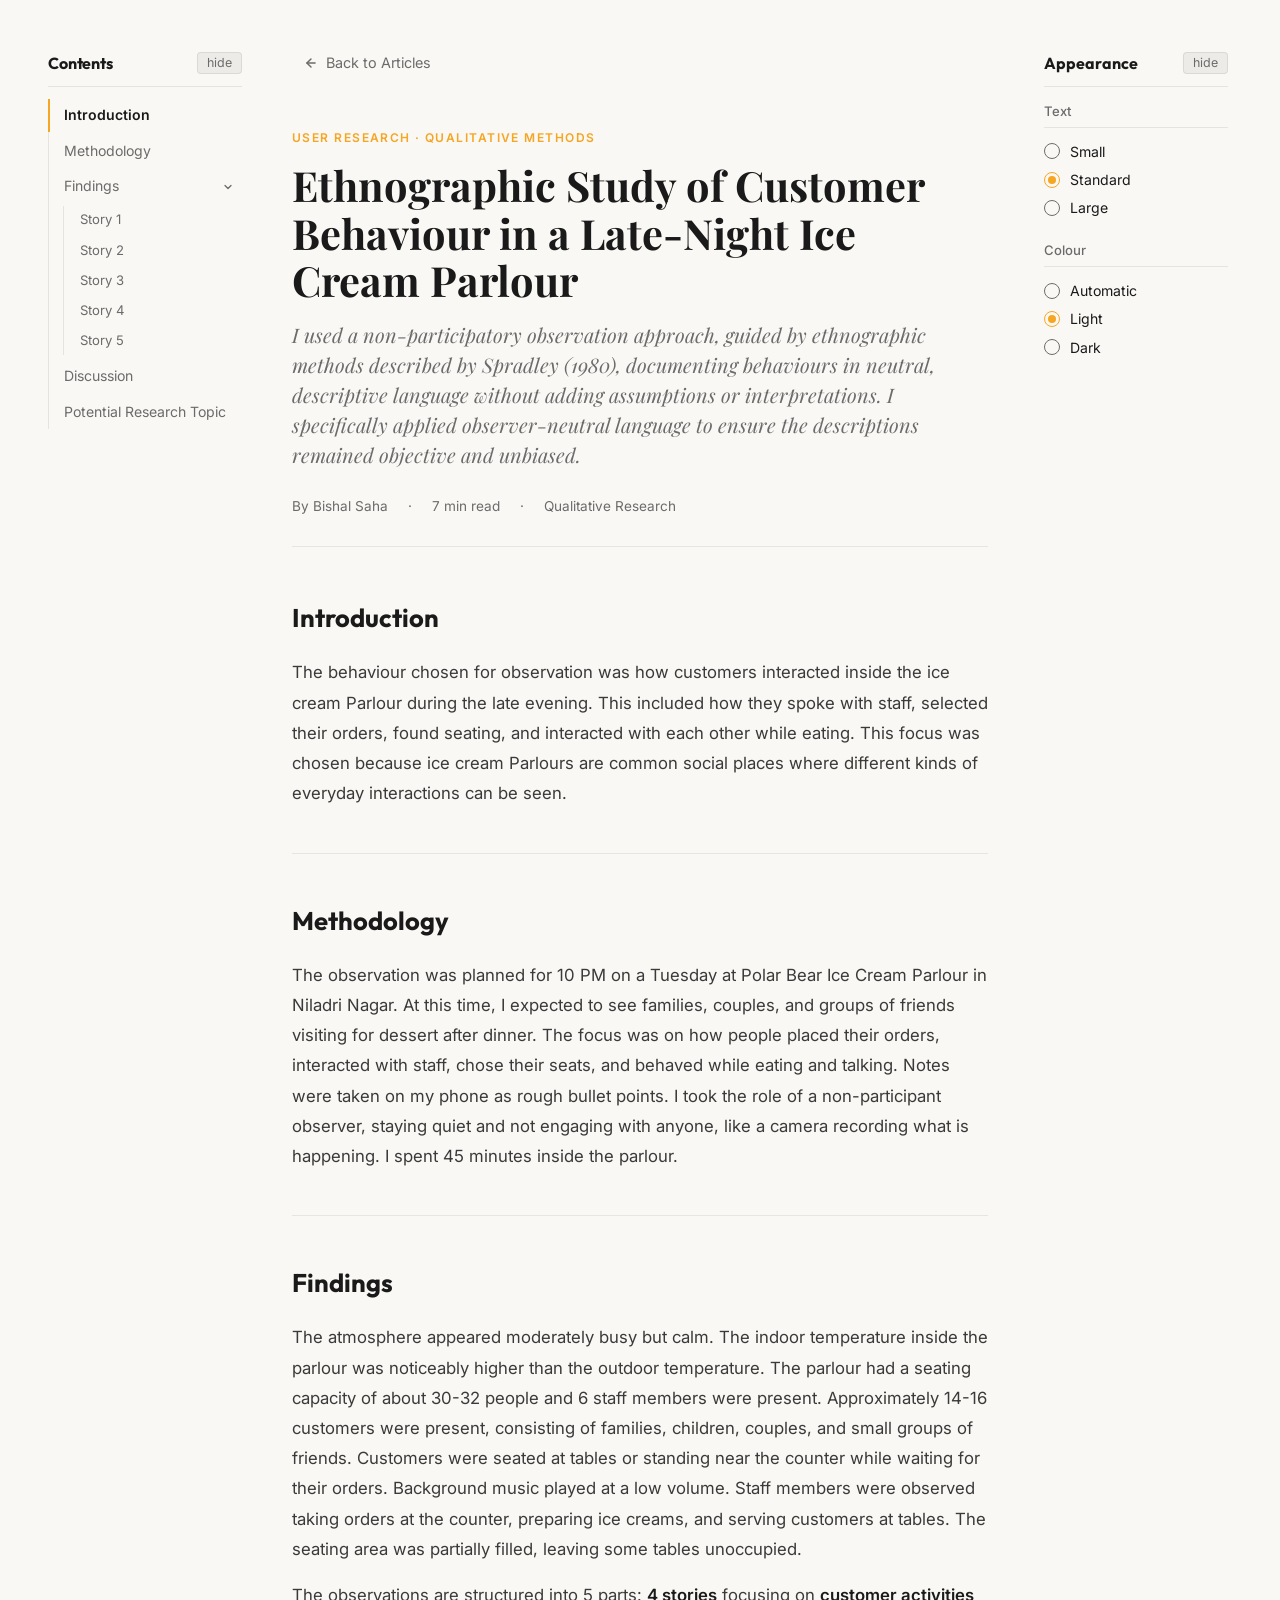
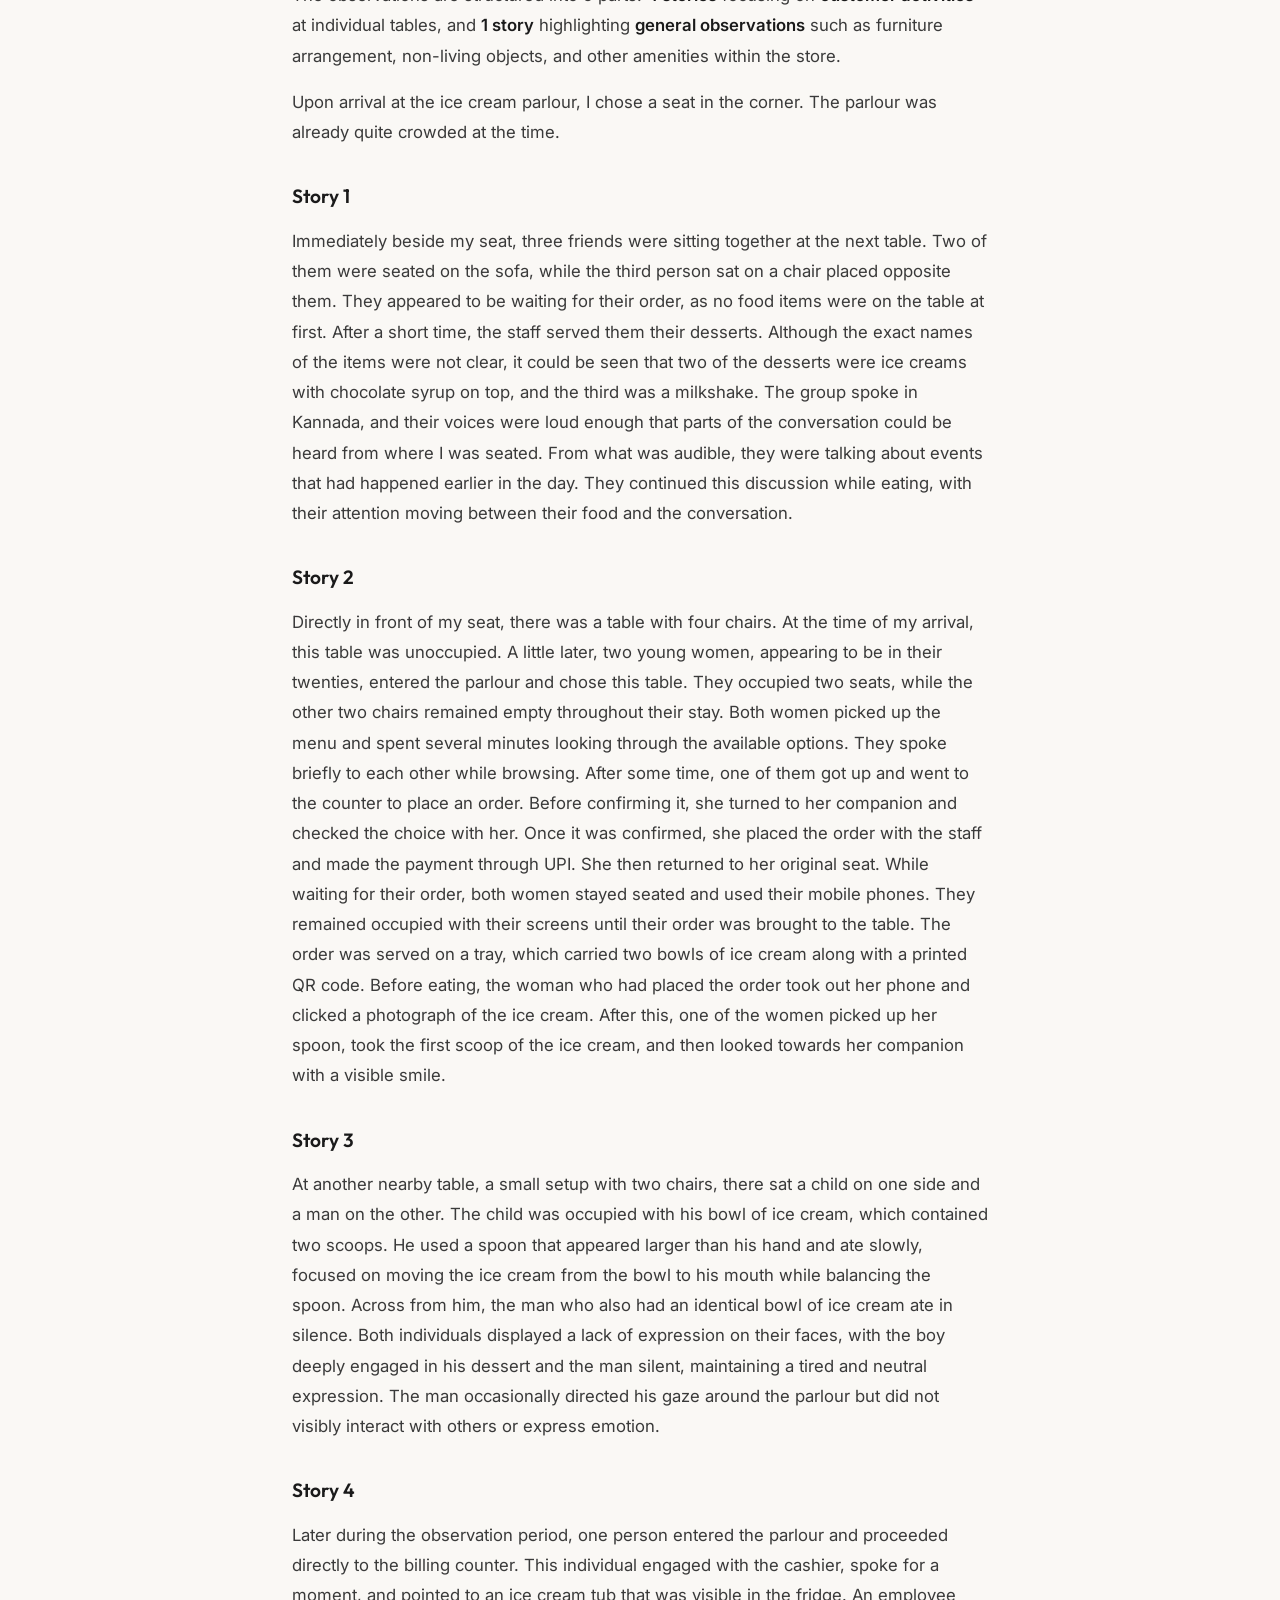
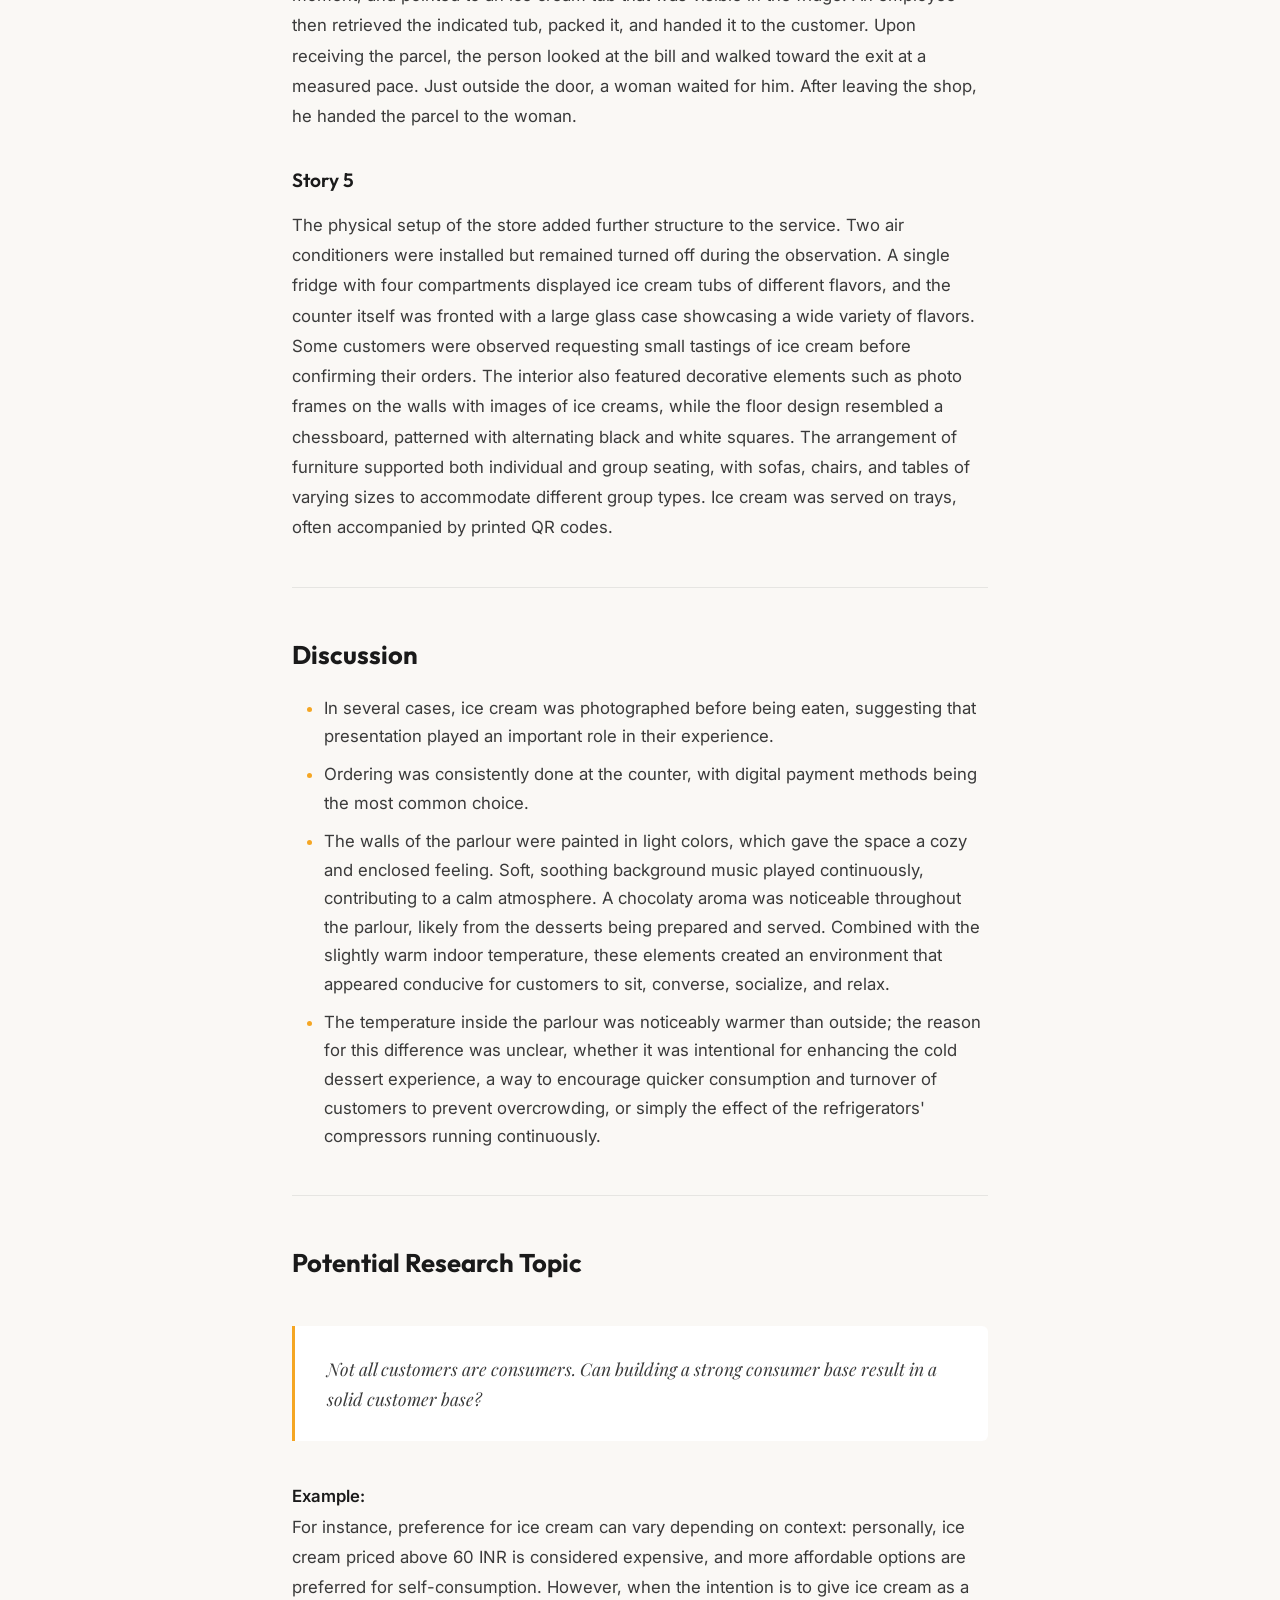
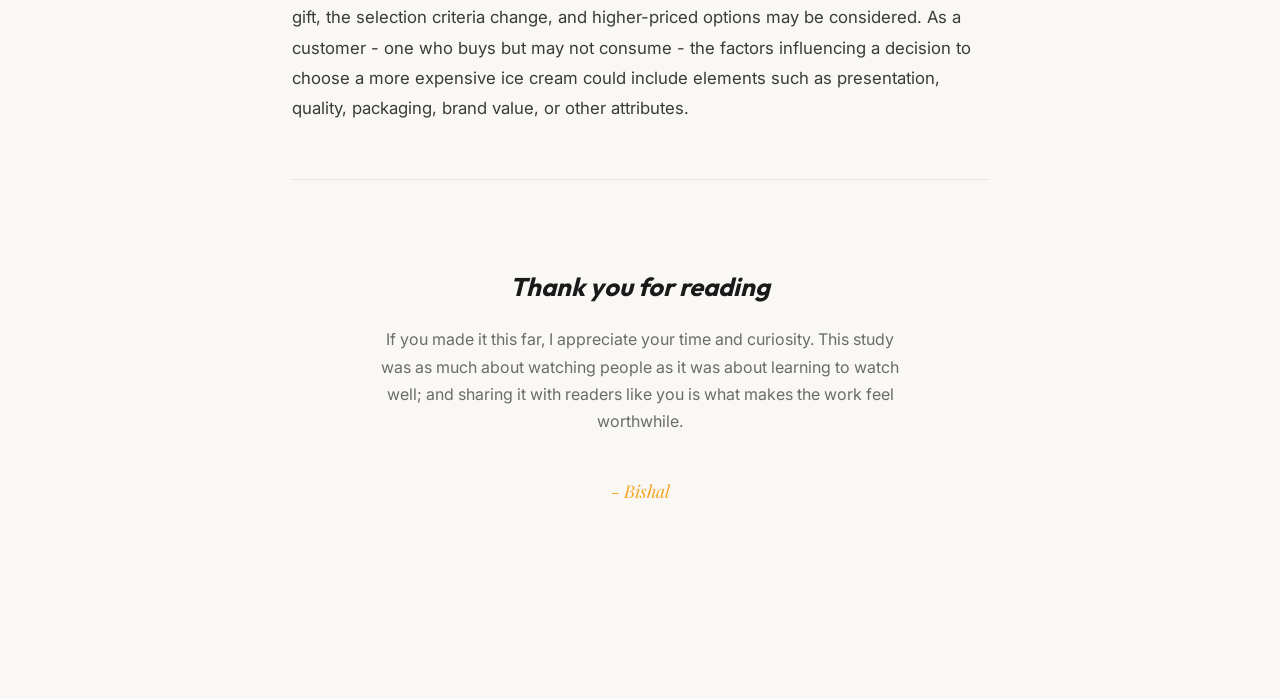
<file: ethnographic-study.html>
<!DOCTYPE html>
<html lang="en">

<head>
    <meta charset="UTF-8" />
    <meta name="viewport" content="width=device-width, initial-scale=1.0" />
    <title>Digital Ethnography - Bishal Saha</title>
    <meta name="description"
        content="An article on digital ethnography: combining technical walkthroughs with participant observation to study online communities." />
    <link rel="preconnect" href="https://fonts.googleapis.com" />
    <link rel="preconnect" href="https://fonts.gstatic.com" crossorigin />
    <link
        href="https://fonts.googleapis.com/css2?family=Playfair+Display:ital,wght@0,400;0,500;0,600;0,700;1,400;1,500;1,600;1,700&family=Inter:wght@300;400;500;600;700;800;900&family=Outfit:wght@400;500;600;700;800;900&display=swap"
        rel="stylesheet" />
    <script>
        const savedTheme = localStorage.getItem('theme') || (localStorage.getItem('darkMode') === 'true' ? 'dark' : 'light');
        if (savedTheme === 'dark') {
            document.documentElement.classList.add('dark-mode');
        }
    </script>
    <style>
        /* ═══════════ DESIGN TOKENS ═══════════ */
        :root {
            --bg: #faf8f5;
            --text-dark: #1a1a1a;
            --text-body: #3a3a3a;
            --text-muted: #6b6b6b;
            --accent-orange: #f5a623;
            --border-soft: rgba(0, 0, 0, 0.08);
            --card-bg: #ffffff;
            --font-heading: 'Outfit', 'Inter', -apple-system, sans-serif;
            --font-script: 'Playfair Display', Georgia, serif;
            --font-body: 'Inter', -apple-system, sans-serif;
        }

        html.dark-mode {
            --bg: #060d18;
            --text-dark: #f5f5f5;
            --text-body: #d4d4d4;
            --text-muted: #9a9a9a;
            --border-soft: rgba(255, 255, 255, 0.1);
            --card-bg: rgba(255, 255, 255, 0.03);
        }

        /* ═══════════ RESET ═══════════ */
        *,
        *::before,
        *::after {
            margin: 0;
            padding: 0;
            box-sizing: border-box;
        }

        html {
            font-size: 16px;
            scroll-behavior: smooth;
            -webkit-font-smoothing: antialiased;
        }

        body {
            font-family: var(--font-body);
            background: var(--bg);
            color: var(--text-dark);
            min-height: 100vh;
            padding-bottom: 120px;
            transition: background 0.3s ease, color 0.3s ease;
        }

        a {
            color: inherit;
            text-decoration: none;
        }

        /* ═══════════ TOP UTILS ═══════════ */
        .top-utils {
            position: fixed;
            top: 1.5rem;
            right: 1.5rem;
            display: flex;
            align-items: center;
            gap: 0.75rem;
            z-index: 100;
        }

        .util-btn {
            width: 40px;
            height: 40px;
            border-radius: 50%;
            background: var(--card-bg);
            border: 1px solid var(--border-soft);
            display: flex;
            align-items: center;
            justify-content: center;
            color: var(--text-dark);
            transition: transform 0.2s ease, box-shadow 0.2s ease;
        }

        .util-btn:hover {
            transform: translateY(-2px);
            box-shadow: 0 6px 16px rgba(0, 0, 0, 0.08);
        }

        /* ═══════════ ARTICLE CONTAINER ═══════════ */
        .article-container {
            max-width: 760px;
            margin: 0 auto;
            padding: 2rem 2rem 2rem;
        }

        /* ═══════════ TABLE OF CONTENTS ═══════════ */
        .toc {
            position: fixed;
            top: 2rem;
            left: 2rem;
            width: 230px;
            max-height: calc(100vh - 4rem);
            overflow-y: auto;
            padding: 1.25rem 1.25rem 1.25rem 1rem;
            font-family: var(--font-body);
            font-size: 0.88rem;
            z-index: 50;
        }

        .toc-header {
            display: flex;
            align-items: center;
            justify-content: space-between;
            gap: 0.5rem;
            padding-bottom: 0.75rem;
            margin-bottom: 0.75rem;
            border-bottom: 1px solid var(--border-soft);
        }

        .toc-title {
            font-family: var(--font-heading);
            font-size: 1rem;
            font-weight: 700;
            color: var(--text-dark);
            letter-spacing: -0.01em;
        }

        .toc-toggle {
            background: rgba(0, 0, 0, 0.05);
            border: 1px solid var(--border-soft);
            border-radius: 4px;
            padding: 0.15rem 0.55rem;
            font-family: var(--font-body);
            font-size: 0.78rem;
            color: var(--text-muted);
            cursor: pointer;
            transition: background 0.2s ease, color 0.2s ease;
        }

        html.dark-mode .toc-toggle {
            background: rgba(255, 255, 255, 0.06);
        }

        .toc-toggle:hover {
            background: rgba(0, 0, 0, 0.09);
            color: var(--text-dark);
        }

        .toc-list {
            list-style: none;
            padding: 0;
            margin: 0;
            display: flex;
            flex-direction: column;
            gap: 0.15rem;
            border-left: 1px solid var(--border-soft);
        }

        .toc.collapsed .toc-list {
            display: none;
        }

        .toc-link {
            display: block;
            position: relative;
            padding: 0.4rem 0 0.4rem 0.9rem;
            margin-left: -1px;
            color: var(--text-muted);
            line-height: 1.45;
            border-left: 2px solid transparent;
            transition: color 0.2s ease, border-color 0.2s ease, background 0.2s ease;
        }

        .toc-link:hover {
            color: var(--text-dark);
            border-left-color: var(--border-soft);
        }

        .toc-link.active {
            color: var(--text-dark);
            font-weight: 600;
            border-left-color: var(--accent-orange);
        }

        .toc-parent {
            display: flex;
            align-items: center;
            justify-content: space-between;
            gap: 0.25rem;
        }

        .toc-parent .toc-link {
            flex: 1;
        }

        .toc-sub-toggle {
            background: transparent;
            border: none;
            padding: 0.25rem 0.35rem;
            margin-right: 0.15rem;
            color: var(--text-muted);
            cursor: pointer;
            display: inline-flex;
            align-items: center;
            justify-content: center;
            border-radius: 4px;
            transition: transform 0.2s ease, color 0.2s ease, background 0.2s ease;
        }

        .toc-sub-toggle:hover {
            color: var(--text-dark);
            background: rgba(0, 0, 0, 0.05);
        }

        html.dark-mode .toc-sub-toggle:hover {
            background: rgba(255, 255, 255, 0.06);
        }

        .toc-sub-toggle[aria-expanded="false"] svg {
            transform: rotate(-90deg);
        }

        .toc-sub-toggle svg {
            transition: transform 0.2s ease;
        }

        .toc-sublist {
            list-style: none;
            padding: 0;
            margin: 0.15rem 0 0.15rem 0.9rem;
            display: flex;
            flex-direction: column;
            gap: 0.1rem;
            border-left: 1px solid var(--border-soft);
            overflow: hidden;
            max-height: 500px;
            transition: max-height 0.25s ease, opacity 0.2s ease, margin 0.2s ease;
        }

        .toc-sublist[hidden] {
            display: flex;
            max-height: 0;
            opacity: 0;
            margin-top: 0;
            margin-bottom: 0;
            pointer-events: none;
        }

        .toc-sublink {
            font-size: 0.82rem;
            padding-top: 0.3rem;
            padding-bottom: 0.3rem;
        }

        /* Smooth offset for anchor jumps */
        .article-body h2,
        .article-body h3,
        .references {
            scroll-margin-top: 2rem;
        }

        @media (max-width: 1180px) {
            .toc.toc-inline {
                position: static;
                top: auto;
                left: auto;
                width: auto;
                max-height: none;
                overflow: visible;
                margin: 0 0 2rem;
                padding: 0;
                border: 1px solid var(--border-soft);
                border-radius: 10px;
                background: var(--card-bg);
                font-size: 0.82rem;
            }

            .toc.toc-inline .toc-header {
                padding: 0.7rem 0.95rem;
                margin-bottom: 0;
                border-bottom: none;
                cursor: pointer;
                user-select: none;
            }

            .toc.toc-inline .toc-title {
                font-size: 0.78rem;
                font-weight: 600;
                letter-spacing: 0.1em;
                text-transform: uppercase;
                color: var(--text-muted);
                display: inline-flex;
                align-items: center;
                gap: 0.5rem;
            }

            .toc.toc-inline .toc-title::before {
                content: "";
                width: 14px;
                height: 2px;
                background: var(--accent-orange);
                display: inline-block;
            }

            .toc.toc-inline .toc-toggle {
                padding: 0.1rem 0.5rem;
                font-size: 0.72rem;
            }

            .toc.toc-inline .toc-list {
                border-left: none;
                border-top: 1px solid var(--border-soft);
                padding: 0.4rem 0.75rem 0.6rem;
                gap: 0;
                display: grid;
                grid-template-columns: repeat(2, 1fr);
                column-gap: 0.4rem;
            }

            .toc.toc-inline .toc-list > li {
                min-width: 0;
            }

            .toc.toc-inline .toc-list > li:has(.toc-sublist) {
                grid-column: 1 / -1;
            }

            .toc.toc-inline .toc-link {
                padding: 0.45rem 0.5rem;
                border-left: none;
                border-radius: 6px;
                margin-left: 0;
                font-size: 0.85rem;
                line-height: 1.3;
                white-space: nowrap;
                overflow: hidden;
                text-overflow: ellipsis;
            }

            .toc.toc-inline .toc-link.active {
                background: rgba(245, 166, 35, 0.12);
                border-left: none;
                color: var(--accent-orange);
            }

            .toc.toc-inline .toc-parent {
                padding-right: 0.25rem;
            }

            .toc.toc-inline .toc-sub-toggle {
                padding: 0.2rem 0.3rem;
            }

            .toc.toc-inline .toc-sublist {
                margin: 0.15rem 0 0.35rem;
                padding: 0.25rem 0;
                border-left: none;
                background: transparent;
                display: flex;
                flex-direction: row;
                flex-wrap: wrap;
                gap: 0.3rem;
            }

            .toc.toc-inline .toc-sublink {
                padding: 0.25rem 0.6rem;
                font-size: 0.75rem;
                background: var(--card-bg);
                border: 1px solid var(--border-soft);
                border-radius: 999px;
                color: var(--text-body);
            }

            .toc.toc-inline .toc-sublink.active {
                background: var(--accent-orange);
                color: #fff;
                border-color: var(--accent-orange);
            }

            .toc.toc-inline.collapsed .toc-list {
                display: none;
            }

            .toc:not(.toc-inline) {
                display: none;
            }
        }

        @media (max-width: 520px) {
            .toc.toc-inline .toc-list {
                grid-template-columns: 1fr;
            }
        }


        /* ═══════════ APPEARANCE PANEL ═══════════ */
        .appearance {
            position: fixed;
            top: 2rem;
            right: 2rem;
            width: 220px;
            max-height: calc(100vh - 4rem);
            overflow-y: auto;
            padding: 1.25rem 1.25rem 1.25rem 1rem;
            font-family: var(--font-body);
            font-size: 0.88rem;
            z-index: 50;
        }

        .appearance-header {
            display: flex;
            align-items: center;
            justify-content: space-between;
            gap: 0.5rem;
            padding-bottom: 0.75rem;
            margin-bottom: 1rem;
            border-bottom: 1px solid var(--border-soft);
        }

        .appearance-title {
            font-family: var(--font-heading);
            font-size: 1rem;
            font-weight: 700;
            color: var(--text-dark);
        }

        .appearance-toggle {
            background: rgba(0, 0, 0, 0.05);
            border: 1px solid var(--border-soft);
            border-radius: 4px;
            padding: 0.15rem 0.55rem;
            font-family: var(--font-body);
            font-size: 0.78rem;
            color: var(--text-muted);
            cursor: pointer;
            transition: background 0.2s ease, color 0.2s ease;
        }

        html.dark-mode .appearance-toggle {
            background: rgba(255, 255, 255, 0.06);
        }

        .appearance-toggle:hover {
            background: rgba(0, 0, 0, 0.09);
            color: var(--text-dark);
        }

        .appearance.collapsed .appearance-body {
            display: none;
        }

        .appearance-group {
            margin-bottom: 1.25rem;
        }

        .appearance-group:last-child {
            margin-bottom: 0;
        }

        .appearance-group-label {
            display: block;
            font-size: 0.82rem;
            font-weight: 500;
            color: var(--text-muted);
            padding-bottom: 0.5rem;
            margin-bottom: 0.6rem;
            border-bottom: 1px solid var(--border-soft);
        }

        .appearance-option {
            display: flex;
            align-items: center;
            gap: 0.6rem;
            padding: 0.35rem 0;
            cursor: pointer;
            color: var(--text-dark);
            user-select: none;
        }

        .appearance-option input {
            position: absolute;
            opacity: 0;
            pointer-events: none;
        }

        .appearance-radio {
            width: 16px;
            height: 16px;
            border-radius: 50%;
            border: 1.5px solid var(--text-muted);
            display: inline-flex;
            align-items: center;
            justify-content: center;
            flex-shrink: 0;
            transition: border-color 0.2s ease;
        }

        .appearance-radio::after {
            content: "";
            width: 8px;
            height: 8px;
            border-radius: 50%;
            background: var(--accent-orange);
            transform: scale(0);
            transition: transform 0.15s ease;
        }

        .appearance-option input:checked~.appearance-radio {
            border-color: var(--accent-orange);
        }

        .appearance-option input:checked~.appearance-radio::after {
            transform: scale(1);
        }

        .appearance-option:hover .appearance-radio {
            border-color: var(--text-dark);
        }

        /* Text size variations */
        body.text-small .article-body {
            font-size: 0.95rem;
        }

        body.text-large .article-body {
            font-size: 1.18rem;
        }

        @media (max-width: 1180px) {
            .appearance {
                display: none;
            }
        }
        
         .back-link-bar {
            position: sticky;
            top: 0;
            z-index: 20;
            background: var(--bg);
            padding: 1rem 0;
            margin-bottom: 2rem;
        }

        .back-link {
            display: inline-flex;
            align-items: center;
            gap: 0.5rem;
            font-size: 0.9rem;
            color: var(--text-muted);
            padding: 0.4rem 0.75rem;
            border-radius: 6px;
            transition: color 0.2s ease, gap 0.2s ease, background 0.2s ease;
        }

        .back-link:hover {
            color: var(--accent-orange);
            gap: 0.75rem;
        }

        /* ═══════════ ARTICLE HEADER ═══════════ */
        .article-header {
            margin-bottom: 3rem;
            padding-bottom: 2rem;
            border-bottom: 1px solid var(--border-soft);
        }

        .back-link:hover {
            color: var(--accent-orange);
            gap: 0.75rem;
        }

        /* ═══════════ ARTICLE HEADER ═══════════ */
        .article-header {
            margin-bottom: 3rem;
            padding-bottom: 2rem;
            border-bottom: 1px solid var(--border-soft);
        }

        .article-eyebrow {
            display: inline-block;
            font-size: 0.75rem;
            font-weight: 600;
            letter-spacing: 0.12em;
            text-transform: uppercase;
            color: var(--accent-orange);
            margin-bottom: 1rem;
        }

        .article-title {
            font-family: 'Playfair Display', Georgia, serif;
            font-size: 2.6rem;
            font-weight: 700;
            line-height: 1.15;
            color: var(--text-dark);
            margin-bottom: 1rem;
        }

        .article-subtitle {
            font-family: var(--font-script);
            font-style: italic;
            font-size: 1.25rem;
            font-weight: 400;
            color: var(--text-muted);
            line-height: 1.5;
            margin-bottom: 1.75rem;
        }

        .article-meta {
            display: flex;
            flex-wrap: wrap;
            gap: 1.25rem;
            font-size: 0.85rem;
            color: var(--text-muted);
        }

        .article-meta span {
            display: inline-flex;
            align-items: center;
            gap: 0.4rem;
        }

        /* ═══════════ ARTICLE BODY ═══════════ */
        .article-body {
            font-size: 1.05rem;
            line-height: 1.8;
            color: var(--text-body);
        }

        .article-body h2 {
            font-family: var(--font-heading);
            font-size: 1.6rem;
            font-weight: 700;
            color: var(--text-dark);
            margin-top: 2.75rem;
            margin-bottom: 1rem;
            padding-top: 2.75rem;
            border-top: 1px solid var(--border-soft);
        }

        .article-body h2:first-of-type {
            padding-top: 0;
            border-top: none;
        }

        .article-body h3 {
            font-family: var(--font-heading);
            font-size: 1.2rem;
            font-weight: 600;
            color: var(--text-dark);
            margin-top: 2rem;
            margin-bottom: 0.75rem;
        }

        .article-body p {
            margin-bottom: 1.25rem;
        }

        .article-body p+p {
            margin-top: -0.25rem;
        }

        .article-body strong {
            color: var(--text-dark);
            font-weight: 600;
        }

        .article-body em {
            font-family: var(--font-script);
            font-style: italic;
        }

        .article-body ul {
            margin: 1rem 0 1.5rem 1.5rem;
            padding-left: 0.5rem;
        }

        .article-body ul li {
            margin-bottom: 0.6rem;
            line-height: 1.7;
        }

        .article-body ul li::marker {
            color: var(--accent-orange);
        }

        /* ═══════════ PULL QUOTE ═══════════ */
        .pull-quote {
            margin: 2.5rem 0;
            padding: 1.75rem 1.75rem 1.75rem 2rem;
            border-left: 3px solid var(--accent-orange);
            background: var(--card-bg);
            border-radius: 0 6px 6px 0;
            font-family: var(--font-script);
            font-style: italic;
            font-size: 1.1rem;
            line-height: 1.7;
            color: var(--text-body);
        }

        .pull-quote cite {
            display: block;
            margin-top: 0.75rem;
            font-family: var(--font-body);
            font-style: normal;
            font-size: 0.85rem;
            color: var(--text-muted);
        }

        /* ═══════════ REFERENCE LIST ═══════════ */
        .references {
            margin-top: 3rem;
            padding-top: 2rem;
            border-top: 1px solid var(--border-soft);
            font-size: 0.9rem;
            color: var(--text-muted);
        }

        .references h3 {
            font-family: var(--font-heading);
            font-size: 1rem;
            font-weight: 600;
            text-transform: uppercase;
            letter-spacing: 0.08em;
            color: var(--text-dark);
            margin-bottom: 1rem;
        }

        .references ol {
            padding-left: 1.25rem;
            line-height: 1.7;
        }

        .references ol li {
            margin-bottom: 0.75rem;
        }

        .references a {
            color: var(--accent-orange);
            border-bottom: 1px dotted var(--accent-orange);
        }

        /* ═══════════ THANK YOU ═══════════ */
        .thank-you {
            margin-top: 3.5rem;
            padding: 2.5rem 2rem;
            text-align: center;
            border-top: 1px solid var(--border-soft);
        }

        .thank-you-title {
            font-family: var(--font-script);
            font-style: italic;
            font-size: 2rem;
            font-weight: 600;
            color: var(--text-dark);
            margin-bottom: 0.75rem;
        }

        .thank-you-text {
            font-family: var(--font-body);
            font-size: 1rem;
            line-height: 1.7;
            color: var(--text-muted);
            max-width: 520px;
            margin: 0 auto;
        }

        .thank-you-sign {
            display: inline-block;
            margin-top: 1.25rem;
            font-family: var(--font-script);
            font-style: italic;
            font-size: 1.1rem;
            color: var(--accent-orange);
        }

        /* ═══════════ BOTTOM NAV ═══════════ */
        .bottom-nav {
            position: fixed;
            bottom: 1.5rem;
            left: 50%;
            transform: translateX(-50%);
            background: var(--card-bg);
            border: 1px solid var(--border-soft);
            border-radius: 999px;
            padding: 0.5rem;
            display: flex;
            gap: 0.25rem;
            box-shadow: 0 8px 24px rgba(0, 0, 0, 0.08);
            z-index: 90;
        }

        .bottom-nav a {
            padding: 0.6rem 1rem;
            border-radius: 999px;
            font-size: 0.85rem;
            font-weight: 500;
            color: var(--text-muted);
            transition: background 0.2s ease, color 0.2s ease;
        }

        .bottom-nav a:hover {
            color: var(--text-dark);
        }

        .bottom-nav a.active {
            background: var(--text-dark);
            color: var(--bg);
        }

        /* ═══════════ RESPONSIVE ═══════════ */
        @media (max-width: 640px) {
            .article-container {
                padding: 1.5rem 1.25rem 2rem;
            }

            .article-title {
                font-size: 2rem;
            }

            .article-subtitle {
                font-size: 1.1rem;
            }

            .article-body {
                font-size: 1rem;
            }

            .article-body h2 {
                font-size: 1.35rem;
            }

            .pull-quote {
                padding: 1.25rem 1.25rem 1.25rem 1.5rem;
                font-size: 1rem;
            }

            .bottom-nav a {
                padding: 0.5rem 0.75rem;
                font-size: 0.8rem;
            }
        }
    </style>
</head>

<body>

    <!-- Top-right utilities -->
      <div class="top-utils">
    </div>

    <!-- Table of Contents -->
    <aside class="toc" id="toc" aria-label="Table of contents">
        <div class="toc-header">
            <span class="toc-title">Contents</span>
            <button type="button" class="toc-toggle" id="toc-toggle" aria-expanded="true">hide</button>
        </div>
        <ul class="toc-list">
            <li><a href="#Introduction" class="toc-link" data-target="Introduction">Introduction</a></li>
            <li><a href="#Methodology" class="toc-link" data-target="Methodology">Methodology</a></li>
            <li>
                <div class="toc-parent">
                    <a href="#Findings" class="toc-link" data-target="Findings">Findings</a>
                    <button type="button" class="toc-sub-toggle" aria-expanded="true" aria-controls="toc-findings-sub"
                        aria-label="Toggle Findings subsections">
                        <svg width="12" height="12" viewBox="0 0 24 24" fill="none" stroke="currentColor"
                            stroke-width="2.5" stroke-linecap="round" stroke-linejoin="round">
                            <polyline points="6 9 12 15 18 9" />
                        </svg>
                    </button>
                </div>
                <ul class="toc-sublist" id="toc-findings-sub">
                    <li><a href="#story-1" class="toc-link toc-sublink" data-target="story-1">Story 1</a></li>
                    <li><a href="#story-2" class="toc-link toc-sublink" data-target="story-2">Story 2</a></li>
                    <li><a href="#story-3" class="toc-link toc-sublink" data-target="story-3">Story 3</a></li>
                    <li><a href="#story-4" class="toc-link toc-sublink" data-target="story-4">Story 4</a></li>
                    <li><a href="#story-5" class="toc-link toc-sublink" data-target="story-5">Story 5</a></li>
                </ul>
            </li>
            <li><a href="#Discussion" class="toc-link" data-target="Discussion">Discussion</a></li>
            <li><a href="#Potential Research Topic" class="toc-link" data-target="Potential Research Topic">Potential
                    Research Topic</a></li>
        </ul>
    </aside>

    <!-- Appearance Panel -->
    <aside class="appearance" id="appearance" aria-label="Appearance settings">
        <div class="appearance-header">
            <span class="appearance-title">Appearance</span>
            <button type="button" class="appearance-toggle" id="appearance-toggle" aria-expanded="true">hide</button>
        </div>
        <div class="appearance-body">
            <div class="appearance-group">
                <span class="appearance-group-label">Text</span>
                <label class="appearance-option">
                    <input type="radio" name="text-size" value="small" />
                    <span class="appearance-radio"></span>
                    <span>Small</span>
                </label>
                <label class="appearance-option">
                    <input type="radio" name="text-size" value="standard" checked />
                    <span class="appearance-radio"></span>
                    <span>Standard</span>
                </label>
                <label class="appearance-option">
                    <input type="radio" name="text-size" value="large" />
                    <span class="appearance-radio"></span>
                    <span>Large</span>
                </label>
            </div>
            <div class="appearance-group">
                <span class="appearance-group-label">Colour</span>
                <label class="appearance-option">
                    <input type="radio" name="color-mode" value="auto" />
                    <span class="appearance-radio"></span>
                    <span>Automatic</span>
                </label>
                <label class="appearance-option">
                    <input type="radio" name="color-mode" value="light" checked />
                    <span class="appearance-radio"></span>
                    <span>Light</span>
                </label>
                <label class="appearance-option">
                    <input type="radio" name="color-mode" value="dark" />
                    <span class="appearance-radio"></span>
                    <span>Dark</span>
                </label>
            </div>
        </div>
    </aside>

    <article class="article-container" id="top">

        <div class="back-link-bar">
            <a href="articles.html" class="back-link">
                <svg width="14" height="14" viewBox="0 0 24 24" fill="none" stroke="currentColor" stroke-width="2.5"
                    stroke-linecap="round" stroke-linejoin="round">
                    <line x1="19" y1="12" x2="5" y2="12" />
                    <polyline points="12 19 5 12 12 5" />
                </svg>
                Back to Articles
            </a>
        </div>

        <header class="article-header">
            <span class="article-eyebrow">User Research · Qualitative Methods</span>
            <h1 class="article-title">Ethnographic Study of Customer Behaviour in a Late-Night Ice Cream Parlour</h1>
            <p class="article-subtitle">I used a non-participatory observation approach, guided by ethnographic methods
                described by Spradley
                (1980), documenting behaviours in neutral, descriptive language without adding assumptions or
                interpretations. I specifically applied observer-neutral language to ensure the descriptions remained
                objective and unbiased.</p>
            <div class="article-meta">
                <span>By Bishal Saha</span>
                <span>·</span>
                <span>7 min read</span>
                <span>·</span>
                <span>Qualitative Research</span>
            </div>
        </header>

        <div class="article-body">

            <h2 id="Introduction">Introduction</h2>

            <p>The behaviour chosen for observation was how customers interacted inside the ice cream Parlour during
                the late evening. This included how they spoke with staff, selected their orders, found seating, and
                interacted with each other while eating. This focus was chosen because ice cream Parlours are common
                social places where different kinds of everyday interactions can be seen.</p>


            <h2 id="Methodology">Methodology</h2>

            <p>The observation was planned for 10 PM on a Tuesday at Polar Bear Ice Cream Parlour in Niladri Nagar.
                At this time, I expected to see families, couples, and groups of friends visiting for dessert after
                dinner.
                The focus was on how people placed their orders, interacted with staff, chose their seats, and behaved
                while eating and talking. Notes were taken on my phone as rough bullet points. I took the role of a non-participant observer, staying quiet and not engaging with anyone, like a camera recording what is
                happening. I spent 45 minutes inside the parlour.</p>

            <h2 id="Findings">Findings</h2>

            <p>The atmosphere appeared moderately busy but calm. The indoor temperature inside the parlour was
                noticeably higher than the outdoor temperature. The parlour had a seating capacity of about 30-32 people
                and 6 staff members were present. Approximately 14-16 customers were present, consisting of families,
                children, couples, and small groups of friends. Customers were seated at tables or standing near the
                counter while waiting for their orders. Background music played at a low volume. Staff members were
                observed taking orders at the counter, preparing ice creams, and serving customers at tables. The
                seating area was partially filled, leaving some tables unoccupied.</p>

            <p>The observations are structured into 5 parts: <strong>4 stories</strong> focusing on <strong>customer
                    activities</strong> at individual
                tables, and <strong>1 story</strong> highlighting <strong>general observations</strong> such as
                furniture arrangement, non-living objects,
                and other amenities within the store.</p>

            <p>Upon arrival at the ice cream parlour, I chose a seat in the corner. The parlour was already quite
                crowded
                at the time.</p>

            <h3 id="story-1">Story 1</h3>
            <p>Immediately beside my seat, three friends were sitting together at the next table. Two of them
                were seated on the sofa, while the third person sat on a chair placed opposite them. They appeared to be
                waiting for their order, as no food items were on the table at first. After a short time, the staff
                served them
                their desserts. Although the exact names of the items were not clear, it could be seen that two of the
                desserts were ice creams with chocolate syrup on top, and the third was a milkshake. The group spoke in
                Kannada, and their voices were loud enough that parts of the conversation could be heard from where I
                was seated. From what was audible, they were talking about events that had happened earlier in the day.
                They continued this discussion while eating, with their attention moving between their food and the
                conversation.</p>

            <h3 id="story-2">Story 2</h3>
            <p>Directly in front of my seat, there was a table with four chairs. At the time of my arrival, this
                table was unoccupied. A little later, two young women, appearing to be in their twenties, entered the
                parlour and chose this table. They occupied two seats, while the other two chairs remained empty
                throughout their stay. Both women picked up the menu and spent several minutes looking through the
                available options. They spoke briefly to each other while browsing. After some time, one of them got up
                and went to the counter to place an order. Before confirming it, she turned to her companion and checked
                the choice with her. Once it was confirmed, she placed the order with the staff and made the payment
                through UPI. She then returned to her original seat. While waiting for their order, both women stayed
                seated and used their mobile phones. They remained occupied with their screens until their order was
                brought to the table. The order was served on a tray, which carried two bowls of ice cream along with a
                printed QR code. Before eating, the woman who had placed the order took out her phone and clicked a
                photograph of the ice cream. After this, one of the women picked up her spoon, took the first scoop of
                the
                ice cream, and then looked towards her companion with a visible smile.</p>

            <h3 id="story-3">Story 3</h3>
            <p>At another nearby table, a small setup with two chairs, there sat a child on one side and a man
                on the other. The child was occupied with his bowl of ice cream, which contained two scoops. He used a
                spoon that appeared larger than his hand and ate slowly, focused on moving the ice cream from the bowl
                to his mouth while balancing the spoon. Across from him, the man who also had an identical bowl of
                ice cream ate in silence. Both individuals displayed a lack of expression on their faces, with the boy
                deeply engaged in his dessert and the man silent, maintaining a tired and neutral expression. The man
                occasionally directed his gaze around the parlour but did not visibly interact with others or express
                emotion.</p>

            <h3 id="story-4">Story 4</h3>
            <p>Later during the observation period, one person entered the parlour and proceeded directly to
                the billing counter. This individual engaged with the cashier, spoke for a moment, and pointed to an ice
                cream tub that was visible in the fridge. An employee then retrieved the indicated tub, packed it, and
                handed it to the customer. Upon receiving the parcel, the person looked at the bill and walked toward
                the
                exit at a measured pace. Just outside the door, a woman waited for him. After leaving the shop, he
                handed
                the parcel to the woman.</p>

            <h3 id="story-5">Story 5</h3>
            <p>The physical setup of the store added further structure to the service. Two air conditioners were
                installed but remained turned off during the observation. A single fridge with four compartments
                displayed ice cream tubs of different flavors, and the counter itself was fronted with a large glass
                case
                showcasing a wide variety of flavors. Some customers were observed requesting small tastings of ice
                cream before confirming their orders. The interior also featured decorative elements such as photo
                frames
                on the walls with images of ice creams, while the floor design resembled a chessboard, patterned with
                alternating black and white squares. The arrangement of furniture supported both individual and group
                seating, with sofas, chairs, and tables of varying sizes to accommodate different group types. Ice cream
                was served on trays, often accompanied by printed QR codes.</p>

            <h2 id="Discussion">Discussion</h2>
            <ul>
                <li>In several cases, ice cream was photographed before being eaten, suggesting that presentation
                    played an important role in their experience.</li>

                <li>Ordering was consistently done at the counter, with digital payment methods being the most
                    common choice.</li>

                <li>The walls of the parlour were painted in light colors, which gave the space a cozy and enclosed
                    feeling. Soft, soothing background music played continuously, contributing to a calm atmosphere.
                    A chocolaty aroma was noticeable throughout the parlour, likely from the desserts being prepared
                    and served. Combined with the slightly warm indoor temperature, these elements created an
                    environment that appeared conducive for customers to sit, converse, socialize, and relax.</li>

                <li>The temperature inside the parlour was noticeably warmer than outside; the reason for this
                    difference was unclear, whether it was intentional for enhancing the cold dessert experience, a
                    way to encourage quicker consumption and turnover of customers to prevent overcrowding, or
                    simply the effect of the refrigerators' compressors running continuously.</li>

            </ul>

            <h2 id="Potential Research Topic">Potential Research Topic</h2>

            <blockquote class="pull-quote">
                Not all customers are consumers. Can building a strong consumer base result in a solid customer base?
            </blockquote>

            <p><strong>Example:</strong><br>
                For instance, preference for ice cream can vary depending on context: personally, ice cream priced above
                60 INR is considered expensive, and more affordable options are preferred for self-consumption.
                However, when the intention is to give ice cream as a gift, the selection criteria change, and
                higher-priced
                options may be considered. As a customer - one who buys but may not consume - the factors influencing
                a decision to choose a more expensive ice cream could include elements such as presentation, quality,
                packaging, brand value, or other attributes.
            </p>

            <section class="thank-you" aria-label="Thank you note">
                <h2 class="thank-you-title">Thank you for reading</h2>
                <p class="thank-you-text">If you made it this far, I appreciate your time and curiosity. This study
                    was as much about watching people as it was about learning to watch well; and sharing it with
                    readers like you is what makes the work feel worthwhile.</p>
                <span class="thank-you-sign">- Bishal</span>
            </section>

    </article>

    <script>
               (function () {
            const toc = document.getElementById('toc');
            const introHeading = document.getElementById('Introduction');
            const articleBody = introHeading ? introHeading.parentNode : null;
            const defaultParent = toc ? toc.parentNode : null;
            const defaultNextSibling = toc ? toc.nextSibling : null;
            const mobileMql = window.matchMedia('(max-width: 1180px)');

            function placeToc(e) {
                if (!toc || !articleBody || !introHeading) return;
                const toggleBtn = document.getElementById('toc-toggle');
                if (e.matches) {
                    toc.classList.add('toc-inline');
                    toc.classList.add('collapsed');
                    if (toggleBtn) {
                        toggleBtn.textContent = 'show';
                        toggleBtn.setAttribute('aria-expanded', 'false');
                    }
                    articleBody.insertBefore(toc, introHeading);
                } else {
                    toc.classList.remove('toc-inline');
                    toc.classList.remove('collapsed');
                    if (toggleBtn) {
                        toggleBtn.textContent = 'hide';
                        toggleBtn.setAttribute('aria-expanded', 'true');
                    }
                    if (defaultParent) {
                        defaultParent.insertBefore(toc, defaultNextSibling);
                    }
                }
            }

            placeToc(mobileMql);
            mobileMql.addEventListener('change', placeToc);
        })();
        
        (function () {
            const toc = document.getElementById('toc');
            const toggle = document.getElementById('toc-toggle');
            toggle.addEventListener('click', function () {
                const collapsed = toc.classList.toggle('collapsed');
                toggle.textContent = collapsed ? 'show' : 'hide';
                toggle.setAttribute('aria-expanded', String(!collapsed));
            });

            document.querySelectorAll('.toc-sub-toggle').forEach(btn => {
                btn.addEventListener('click', function () {
                    const targetId = btn.getAttribute('aria-controls');
                    const sublist = document.getElementById(targetId);
                    if (!sublist) return;
                    const expanded = btn.getAttribute('aria-expanded') === 'true';
                    btn.setAttribute('aria-expanded', String(!expanded));
                    sublist.hidden = expanded;
                });
            });

            const links = Array.from(document.querySelectorAll('.toc-link'));
            const sections = links
                .map(l => ({ id: l.dataset.target, el: document.getElementById(l.dataset.target) }))
                .filter(s => s.el);

            function setActive() {
                const scrollY = window.scrollY + 120;
                let current = sections[0] && sections[0].id;
                for (const s of sections) {
                    if (s.el.offsetTop <= scrollY) current = s.id;
                }
                links.forEach(l => l.classList.toggle('active', l.dataset.target === current));
            }

            window.addEventListener('scroll', setActive, { passive: true });
            setActive();
        })();

        (function () {
            const panel = document.getElementById('appearance');
            const toggle = document.getElementById('appearance-toggle');
            toggle.addEventListener('click', function () {
                const collapsed = panel.classList.toggle('collapsed');
                toggle.textContent = collapsed ? 'show' : 'hide';
                toggle.setAttribute('aria-expanded', String(!collapsed));
            });

            /* Text size */
            const sizeKey = 'article-text-size';
            const savedSize = localStorage.getItem(sizeKey) || 'standard';
            applySize(savedSize);
            const sizeRadio = document.querySelector(`input[name="text-size"][value="${savedSize}"]`);
            if (sizeRadio) sizeRadio.checked = true;

            document.querySelectorAll('input[name="text-size"]').forEach(r => {
                r.addEventListener('change', e => {
                    applySize(e.target.value);
                    localStorage.setItem(sizeKey, e.target.value);
                });
            });

            function applySize(val) {
                document.body.classList.remove('text-small', 'text-large');
                if (val === 'small') document.body.classList.add('text-small');
                if (val === 'large') document.body.classList.add('text-large');
            }

            /* Color mode */
            const colorKey = 'color-mode';
            const mql = window.matchMedia('(prefers-color-scheme: dark)');
            const savedColor = localStorage.getItem(colorKey)
                || (localStorage.getItem('theme') === 'dark' ? 'dark' : 'light');
            applyColor(savedColor);
            const colorRadio = document.querySelector(`input[name="color-mode"][value="${savedColor}"]`);
            if (colorRadio) colorRadio.checked = true;

            document.querySelectorAll('input[name="color-mode"]').forEach(r => {
                r.addEventListener('change', e => {
                    applyColor(e.target.value);
                    localStorage.setItem(colorKey, e.target.value);
                    localStorage.setItem('theme', resolveColor(e.target.value));
                });
            });

            mql.addEventListener('change', () => {
                if (localStorage.getItem(colorKey) === 'auto') applyColor('auto');
            });

            function resolveColor(val) {
                if (val === 'auto') return mql.matches ? 'dark' : 'light';
                return val;
            }

            function applyColor(val) {
                const effective = resolveColor(val);
                document.documentElement.classList.toggle('dark-mode', effective === 'dark');
            }
        })();
    </script>

</body>

</html>
</file>
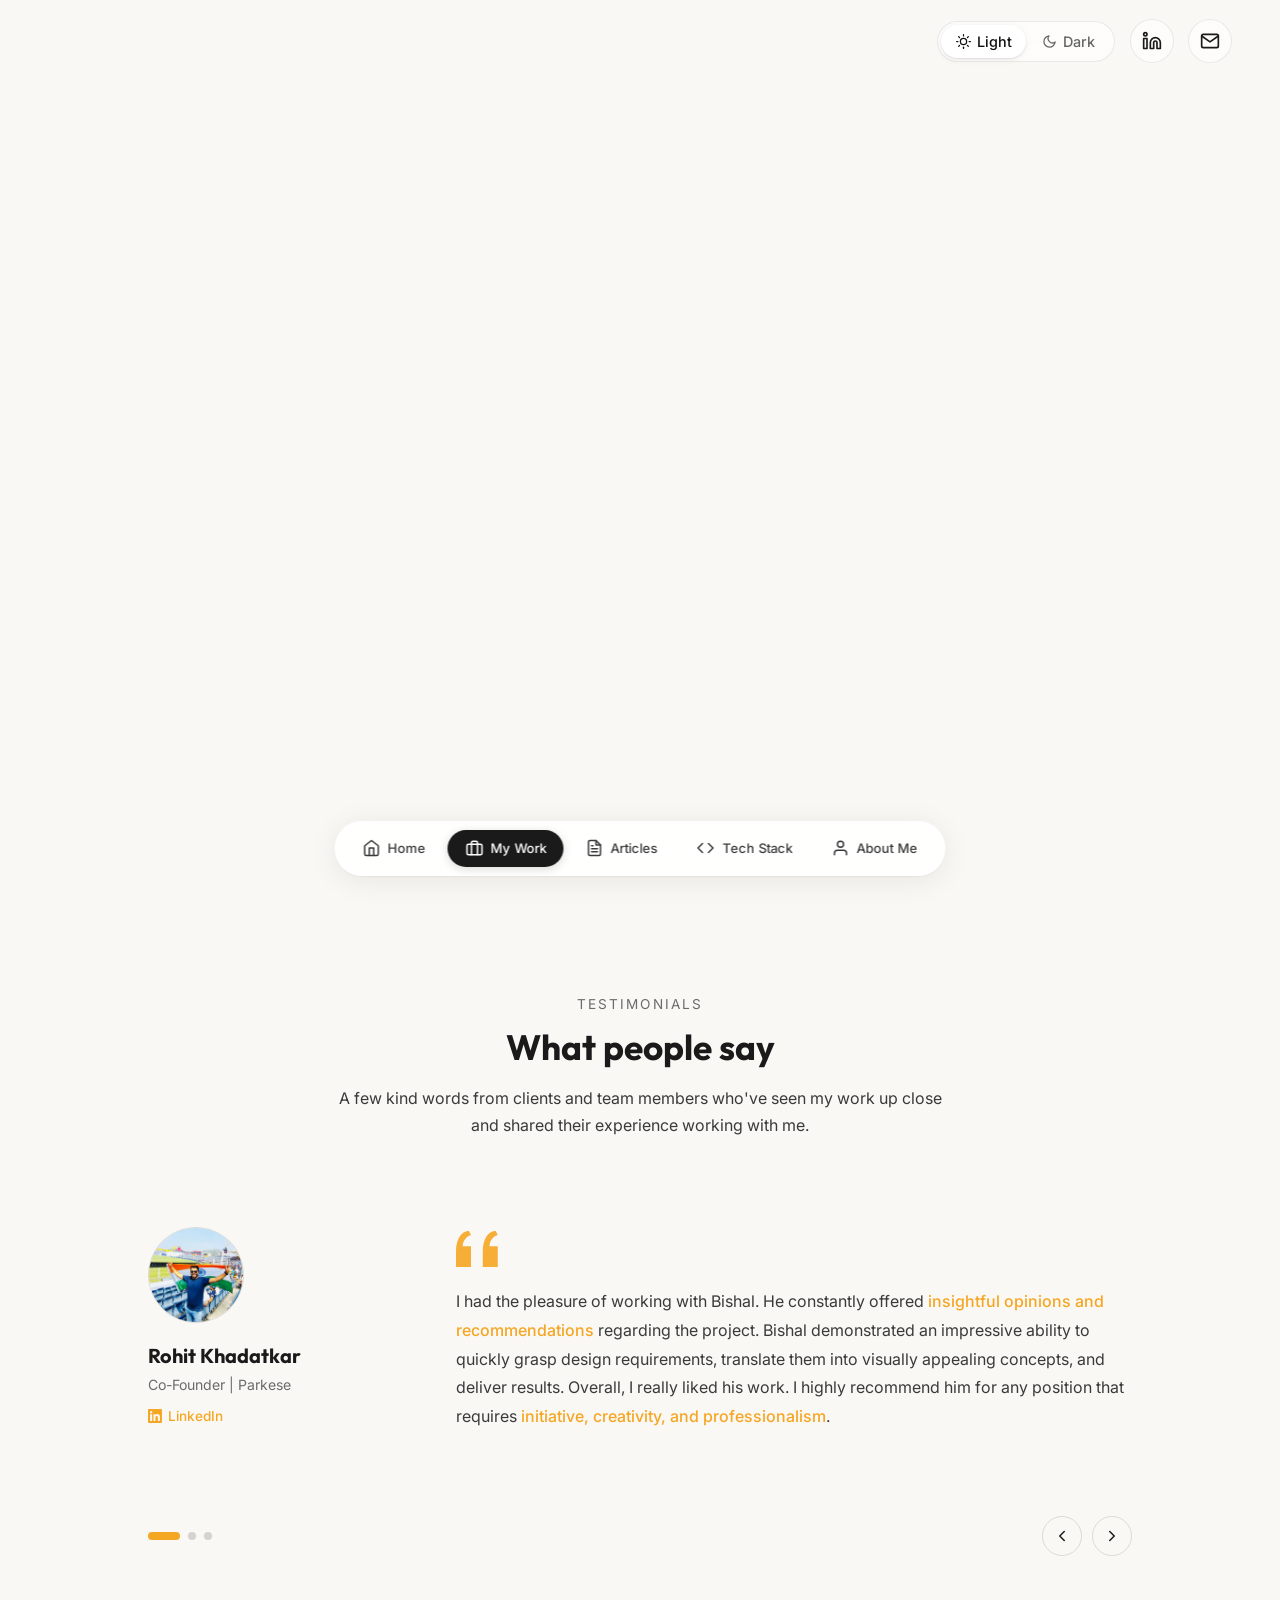
<file: my-work.html>
<!DOCTYPE html>
<html lang="en">

<head>
    <meta charset="UTF-8" />
    <meta name="viewport" content="width=device-width, initial-scale=1.0" />
    <title>My Work — Bishal Saha</title>
    <meta name="description" content="Selected works by Bishal Saha — Product Design, UX/UI, and Front End projects." />
    <link rel="preconnect" href="https://fonts.googleapis.com" />
    <link rel="preconnect" href="https://fonts.gstatic.com" crossorigin />
    <link
        href="https://fonts.googleapis.com/css2?family=Playfair+Display:ital,wght@0,400;0,500;0,600;0,700;1,400;1,500;1,600;1,700&family=Inter:wght@300;400;500;600;700;800;900&family=Outfit:wght@400;500;600;700;800;900&display=swap"
        rel="stylesheet" />
    <link rel="stylesheet" href="styles.css" />
    <link rel="stylesheet" href="inner-page.css" />
    <script>
        const savedTheme = localStorage.getItem('theme') || (localStorage.getItem('darkMode') === 'true' ? 'dark' : 'light');
        if (savedTheme === 'dark') {
            document.documentElement.classList.add('dark-mode');
        }
    </script>
</head>

<body class="inner-page">

    <!-- Top-right utilities -->
    <div class="top-utils">
        <div class="theme-toggle-group" id="theme-toggle-group" data-active="light">
            <div class="theme-toggle-slider" id="theme-toggle-slider"></div>
            <button class="theme-btn" data-theme="light" aria-label="Light mode">
                <svg width="15" height="15" viewBox="0 0 24 24" fill="none" stroke="currentColor" stroke-width="2" stroke-linecap="round" stroke-linejoin="round"><circle cx="12" cy="12" r="5"/><line x1="12" y1="1" x2="12" y2="3"/><line x1="12" y1="21" x2="12" y2="23"/><line x1="4.22" y1="4.22" x2="5.64" y2="5.64"/><line x1="18.36" y1="18.36" x2="19.78" y2="19.78"/><line x1="1" y1="12" x2="3" y2="12"/><line x1="21" y1="12" x2="23" y2="12"/><line x1="4.22" y1="19.78" x2="5.64" y2="18.36"/><line x1="18.36" y1="5.64" x2="19.78" y2="4.22"/></svg>
                Light
            </button>
            <button class="theme-btn" data-theme="dark" aria-label="Dark mode">
                <svg width="15" height="15" viewBox="0 0 24 24" fill="none" stroke="currentColor" stroke-width="2" stroke-linecap="round" stroke-linejoin="round"><path d="M21 12.79A9 9 0 1 1 11.21 3 7 7 0 0 0 21 12.79z"/></svg>
                Dark
            </button>
        </div>
        <a href="https://www.linkedin.com/in/bishal-saha-product-designer/" target="_blank" rel="noopener"
            class="util-btn" aria-label="View my LinkedIn" data-tooltip="View my LinkedIn">
            <svg width="20" height="20" viewBox="0 0 24 24" fill="none" stroke="currentColor" stroke-width="2"
                stroke-linecap="round" stroke-linejoin="round">
                <path d="M16 8a6 6 0 0 1 6 6v7h-4v-7a2 2 0 0 0-2-2 2 2 0 0 0-2 2v7h-4v-7a6 6 0 0 1 6-6z" />
                <rect x="2" y="9" width="4" height="12" />
                <circle cx="4" cy="4" r="2" />
            </svg>
        </a>
        <a href="mailto:sahabishal59@gmail.com" class="util-btn" aria-label="Write a mail" data-tooltip="Write a mail">
            <svg width="20" height="20" viewBox="0 0 24 24" fill="none" stroke="currentColor" stroke-width="2"
                stroke-linecap="round" stroke-linejoin="round">
                <path d="M4 4h16c1.1 0 2 .9 2 2v12c0 1.1-.9 2-2 2H4c-1.1 0-2-.9-2-2V6c0-1.1.9-2 2-2z" />
                <polyline points="22,6 12,13 2,6" />
            </svg>
        </a>
    </div>

    <div class="works-iframe-container">
        <!-- Trying to hide the ~100px header from the live site by negative margin -->
        <iframe id="my-works-iframe" src="https://bishalsaha.in/my-works"></iframe>
    </div>

    <!-- Script to dynamically load dark/light iframe urls -->
    <script>
        const worksIframe = document.getElementById('my-works-iframe');
        const updateIframeSrc = () => {
            const isDark = document.documentElement.classList.contains('dark-mode');
            const targetUrl = isDark ? 'https://bishalsaha.in/my-works-dark' : 'https://bishalsaha.in/my-works';
            if (worksIframe.src !== targetUrl) {
                worksIframe.src = targetUrl;
            }
        };

        // Initial set based on currently applied classes
        updateIframeSrc();

        // Listen for dark mode toggles via class changes on HTML element
        const observer = new MutationObserver(updateIframeSrc);
        observer.observe(document.documentElement, { attributes: true, attributeFilter: ['class'] });
    </script>

    <!-- ═══════════ TESTIMONIALS ═══════════ -->
    <section class="testimonials-section">
        <div class="testimonials-inner">
            <header class="testimonials-header">
                <p class="testimonials-label">Testimonials</p>
                <h2 class="testimonials-title">What people say</h2>
                <p class="testimonials-desc">A few kind words from clients and team members who've seen my work up close and shared their experience working with me.</p>
            </header>

            <div class="testimonial-carousel" id="testimonial-carousel">
                <div class="testimonial-track" id="testimonial-track">

                    <article class="testimonial-slide">
                        <div class="testimonial-person">
                            <div class="person-avatar">
                                <img src="Assets/Rohit.jpeg" alt="Rohit Khadatkar" />
                            </div>
                            <div class="person-meta">
                                <h3 class="person-name">Rohit Khadatkar</h3>
                                <p class="person-info">Co-Founder | Parkese</p>
                                <a href="https://www.linkedin.com/in/rohitkhadatkar239256/" target="_blank" rel="noopener" class="person-linkedin">
                                    <svg width="14" height="14" viewBox="0 0 24 24" fill="currentColor" aria-hidden="true">
                                        <path d="M20.45 20.45h-3.56v-5.57c0-1.33-.03-3.04-1.85-3.04-1.85 0-2.14 1.45-2.14 2.94v5.67H9.34V9h3.42v1.56h.05c.48-.9 1.64-1.85 3.37-1.85 3.6 0 4.27 2.37 4.27 5.46v6.28zM5.34 7.43a2.07 2.07 0 1 1 0-4.14 2.07 2.07 0 0 1 0 4.14zM7.12 20.45H3.56V9h3.56v11.45zM22.22 0H1.77C.79 0 0 .77 0 1.72v20.56C0 23.23.79 24 1.77 24h20.45c.98 0 1.78-.77 1.78-1.72V1.72C24 .77 23.2 0 22.22 0z"/>
                                    </svg>
                                    LinkedIn
                                </a>
                            </div>
                        </div>
                        <div class="testimonial-content">
                            <svg class="quote-mark" width="48" height="36" viewBox="0 0 48 36" fill="currentColor" aria-hidden="true">
                                <path d="M0 36V20.4C0 14.88 1.08 10.2 3.24 6.36 5.4 2.52 8.64 0 12.96 0l2.04 4.08c-2.64.96-4.68 2.4-6.12 4.32-1.44 1.92-2.16 4.2-2.16 6.84h8.28V36H0zm26.76 0V20.4c0-5.52 1.08-10.2 3.24-14.04C32.16 2.52 35.4 0 39.72 0l2.04 4.08c-2.64.96-4.68 2.4-6.12 4.32-1.44 1.92-2.16 4.2-2.16 6.84H41.76V36H26.76z"/>
                            </svg>
                            <p class="testimonial-text">I had the pleasure of working with Bishal. He constantly offered <em>insightful opinions and recommendations</em> regarding the project. Bishal demonstrated an impressive ability to quickly grasp design requirements, translate them into visually appealing concepts, and deliver results. Overall, I really liked his work. I highly recommend him for any position that requires <em>initiative, creativity, and professionalism</em>.</p>
                        </div>
                    </article>

                    <article class="testimonial-slide">
                        <div class="testimonial-person">
                            <div class="person-avatar">
                                <img src="Assets/Abhishek.jpeg" alt="Abhishek Pastey" />
                            </div>
                            <div class="person-meta">
                                <h3 class="person-name">Abhishek Pastey</h3>
                                <p class="person-info">Product Designer | Bridge UX Design Studios LLP</p>
                                <a href="https://www.linkedin.com/in/abhishekpastey/" target="_blank" rel="noopener" class="person-linkedin">
                                    <svg width="14" height="14" viewBox="0 0 24 24" fill="currentColor" aria-hidden="true">
                                        <path d="M20.45 20.45h-3.56v-5.57c0-1.33-.03-3.04-1.85-3.04-1.85 0-2.14 1.45-2.14 2.94v5.67H9.34V9h3.42v1.56h.05c.48-.9 1.64-1.85 3.37-1.85 3.6 0 4.27 2.37 4.27 5.46v6.28zM5.34 7.43a2.07 2.07 0 1 1 0-4.14 2.07 2.07 0 0 1 0 4.14zM7.12 20.45H3.56V9h3.56v11.45zM22.22 0H1.77C.79 0 0 .77 0 1.72v20.56C0 23.23.79 24 1.77 24h20.45c.98 0 1.78-.77 1.78-1.72V1.72C24 .77 23.2 0 22.22 0z"/>
                                    </svg>
                                    LinkedIn
                                </a>
                            </div>
                        </div>
                        <div class="testimonial-content">
                            <svg class="quote-mark" width="48" height="36" viewBox="0 0 48 36" fill="currentColor" aria-hidden="true">
                                <path d="M0 36V20.4C0 14.88 1.08 10.2 3.24 6.36 5.4 2.52 8.64 0 12.96 0l2.04 4.08c-2.64.96-4.68 2.4-6.12 4.32-1.44 1.92-2.16 4.2-2.16 6.84h8.28V36H0zm26.76 0V20.4c0-5.52 1.08-10.2 3.24-14.04C32.16 2.52 35.4 0 39.72 0l2.04 4.08c-2.64.96-4.68 2.4-6.12 4.32-1.44 1.92-2.16 4.2-2.16 6.84H41.76V36H26.76z"/>
                            </svg>
                            <p class="testimonial-text">Bishal has worked on multiple projects, from heuristics and UX audits to wireframes and visual design. He is a <em>team player with a calm and composed personality</em> which makes him a great asset to any project. He has a tendency to grasp minute details and understands patterns. He strives to gain in-depth understanding of technology. He contributes positively to the team dynamic, and I enjoyed working with him. I firmly believe Bishal would be a <em>valuable addition to any team</em>.</p>
                        </div>
                    </article>

                    <article class="testimonial-slide">
                        <div class="testimonial-person">
                            <div class="person-avatar">
                                <img src="Assets/Priyanka.jpeg" alt="Priyanka Chanderia" />
                            </div>
                            <div class="person-meta">
                                <h3 class="person-name">Priyanka Chanderia</h3>
                                <p class="person-info">Marketing Executive (Client)</p>
                                <a href="https://www.linkedin.com/in/priyankachanderia37/" target="_blank" rel="noopener" class="person-linkedin">
                                    <svg width="14" height="14" viewBox="0 0 24 24" fill="currentColor" aria-hidden="true">
                                        <path d="M20.45 20.45h-3.56v-5.57c0-1.33-.03-3.04-1.85-3.04-1.85 0-2.14 1.45-2.14 2.94v5.67H9.34V9h3.42v1.56h.05c.48-.9 1.64-1.85 3.37-1.85 3.6 0 4.27 2.37 4.27 5.46v6.28zM5.34 7.43a2.07 2.07 0 1 1 0-4.14 2.07 2.07 0 0 1 0 4.14zM7.12 20.45H3.56V9h3.56v11.45zM22.22 0H1.77C.79 0 0 .77 0 1.72v20.56C0 23.23.79 24 1.77 24h20.45c.98 0 1.78-.77 1.78-1.72V1.72C24 .77 23.2 0 22.22 0z"/>
                                    </svg>
                                    LinkedIn
                                </a>
                            </div>
                        </div>
                        <div class="testimonial-content">
                            <svg class="quote-mark" width="48" height="36" viewBox="0 0 48 36" fill="currentColor" aria-hidden="true">
                                <path d="M0 36V20.4C0 14.88 1.08 10.2 3.24 6.36 5.4 2.52 8.64 0 12.96 0l2.04 4.08c-2.64.96-4.68 2.4-6.12 4.32-1.44 1.92-2.16 4.2-2.16 6.84h8.28V36H0zm26.76 0V20.4c0-5.52 1.08-10.2 3.24-14.04C32.16 2.52 35.4 0 39.72 0l2.04 4.08c-2.64.96-4.68 2.4-6.12 4.32-1.44 1.92-2.16 4.2-2.16 6.84H41.76V36H26.76z"/>
                            </svg>
                            <p class="testimonial-text">I have had the pleasure of working with Bishal Saha. I hired him on a contract to build a website for an agency, and it was an <em>excellent experience</em>. Bishal is truly a <em>jack of all trades</em>, showcasing a wide range of skills that made the project seamless and efficient. I highly appreciate his work and wholeheartedly recommend him for any project.</p>
                        </div>
                    </article>

                </div>

                <div class="carousel-footer">
                    <div class="carousel-indicators" id="carousel-indicators">
                        <span class="indicator active" data-index="0"></span>
                        <span class="indicator" data-index="1"></span>
                        <span class="indicator" data-index="2"></span>
                    </div>
                    <div class="carousel-nav">
                        <button class="carousel-btn" id="carousel-prev" aria-label="Previous testimonial">
                            <svg width="18" height="18" viewBox="0 0 24 24" fill="none" stroke="currentColor" stroke-width="2" stroke-linecap="round" stroke-linejoin="round">
                                <polyline points="15 18 9 12 15 6"/>
                            </svg>
                        </button>
                        <button class="carousel-btn" id="carousel-next" aria-label="Next testimonial">
                            <svg width="18" height="18" viewBox="0 0 24 24" fill="none" stroke="currentColor" stroke-width="2" stroke-linecap="round" stroke-linejoin="round">
                                <polyline points="9 18 15 12 9 6"/>
                            </svg>
                        </button>
                    </div>
                </div>
            </div>
        </div>
    </section>

    <script>
        (function () {
            const track = document.getElementById('testimonial-track');
            const indicators = document.querySelectorAll('#carousel-indicators .indicator');
            const prevBtn = document.getElementById('carousel-prev');
            const nextBtn = document.getElementById('carousel-next');
            const slides = track.children;
            const total = slides.length;
            let current = 0;

            const update = (index) => {
                current = (index + total) % total;
                track.style.transform = `translateX(-${current * 100}%)`;
                indicators.forEach((dot, i) => dot.classList.toggle('active', i === current));
            };

            prevBtn.addEventListener('click', () => update(current - 1));
            nextBtn.addEventListener('click', () => update(current + 1));
            indicators.forEach((dot) => {
                dot.addEventListener('click', () => update(Number(dot.dataset.index)));
            });
        })();
    </script>

    <!-- ═══════════ BOTTOM NAV BAR ═══════════ -->
    <nav class="bottom-nav" id="bottom-nav">
        <div class="bottom-nav-inner">
            <button class="nav-drawer-toggle" id="nav-drawer-toggle" aria-label="Toggle navigation">
              <svg class="drawer-icon-menu" width="20" height="20" viewBox="0 0 24 24" fill="none" stroke="currentColor" stroke-width="2" stroke-linecap="round" stroke-linejoin="round">
                <line x1="3" y1="6" x2="21" y2="6"/><line x1="3" y1="12" x2="21" y2="12"/><line x1="3" y1="18" x2="21" y2="18"/>
              </svg>
              <svg class="drawer-icon-close" width="20" height="20" viewBox="0 0 24 24" fill="none" stroke="currentColor" stroke-width="2" stroke-linecap="round" stroke-linejoin="round">
                <line x1="18" y1="6" x2="6" y2="18"/><line x1="6" y1="6" x2="18" y2="18"/>
              </svg>
            </button>
            <div class="nav-drawer-divider"></div>
            <a href="index.html" class="bottom-nav-item" data-label="Home">
                <svg width="20" height="20" viewBox="0 0 24 24" fill="none" stroke="currentColor" stroke-width="2"
                    stroke-linecap="round" stroke-linejoin="round">
                    <path d="M3 9l9-7 9 7v11a2 2 0 0 1-2 2H5a2 2 0 0 1-2-2z" />
                    <polyline points="9 22 9 12 15 12 15 22" />
                </svg>
                <span>Home</span>
            </a>
            <a href="my-work.html" class="bottom-nav-item active" data-label="My Work">
                <svg width="20" height="20" viewBox="0 0 24 24" fill="none" stroke="currentColor" stroke-width="2"
                    stroke-linecap="round" stroke-linejoin="round">
                    <rect x="2" y="7" width="20" height="14" rx="2" ry="2" />
                    <path d="M16 21V5a2 2 0 0 0-2-2h-4a2 2 0 0 0-2 2v16" />
                </svg>
                <span>My Work</span>
            </a>
            <a href="articles.html" class="bottom-nav-item" data-label="Articles">
                <svg width="20" height="20" viewBox="0 0 24 24" fill="none" stroke="currentColor" stroke-width="2"
                    stroke-linecap="round" stroke-linejoin="round">
                    <path d="M14 2H6a2 2 0 0 0-2 2v16a2 2 0 0 0 2 2h12a2 2 0 0 0 2-2V8z" />
                    <polyline points="14 2 14 8 20 8" />
                    <line x1="16" y1="13" x2="8" y2="13" />
                    <line x1="16" y1="17" x2="8" y2="17" />
                    <polyline points="10 9 9 9 8 9" />
                </svg>
                <span>Articles</span>
            </a>
            <a href="tech-stack.html" class="bottom-nav-item" data-label="Tech Stack">
                <svg width="20" height="20" viewBox="0 0 24 24" fill="none" stroke="currentColor" stroke-width="2"
                    stroke-linecap="round" stroke-linejoin="round">
                    <polyline points="16 18 22 12 16 6" />
                    <polyline points="8 6 2 12 8 18" />
                </svg>
                <span>Tech Stack</span>
            </a>
            <a href="about-me.html" class="bottom-nav-item" data-label="About Me">
                <svg width="20" height="20" viewBox="0 0 24 24" fill="none" stroke="currentColor" stroke-width="2"
                    stroke-linecap="round" stroke-linejoin="round">
                    <path d="M20 21v-2a4 4 0 0 0-4-4H8a4 4 0 0 0-4 4v2" />
                    <circle cx="12" cy="7" r="4" />
                </svg>
                <span>About Me</span>
            </a>
        </div>
    </nav>

    <script src="shared.js"></script>

</body>

</html>
</file>
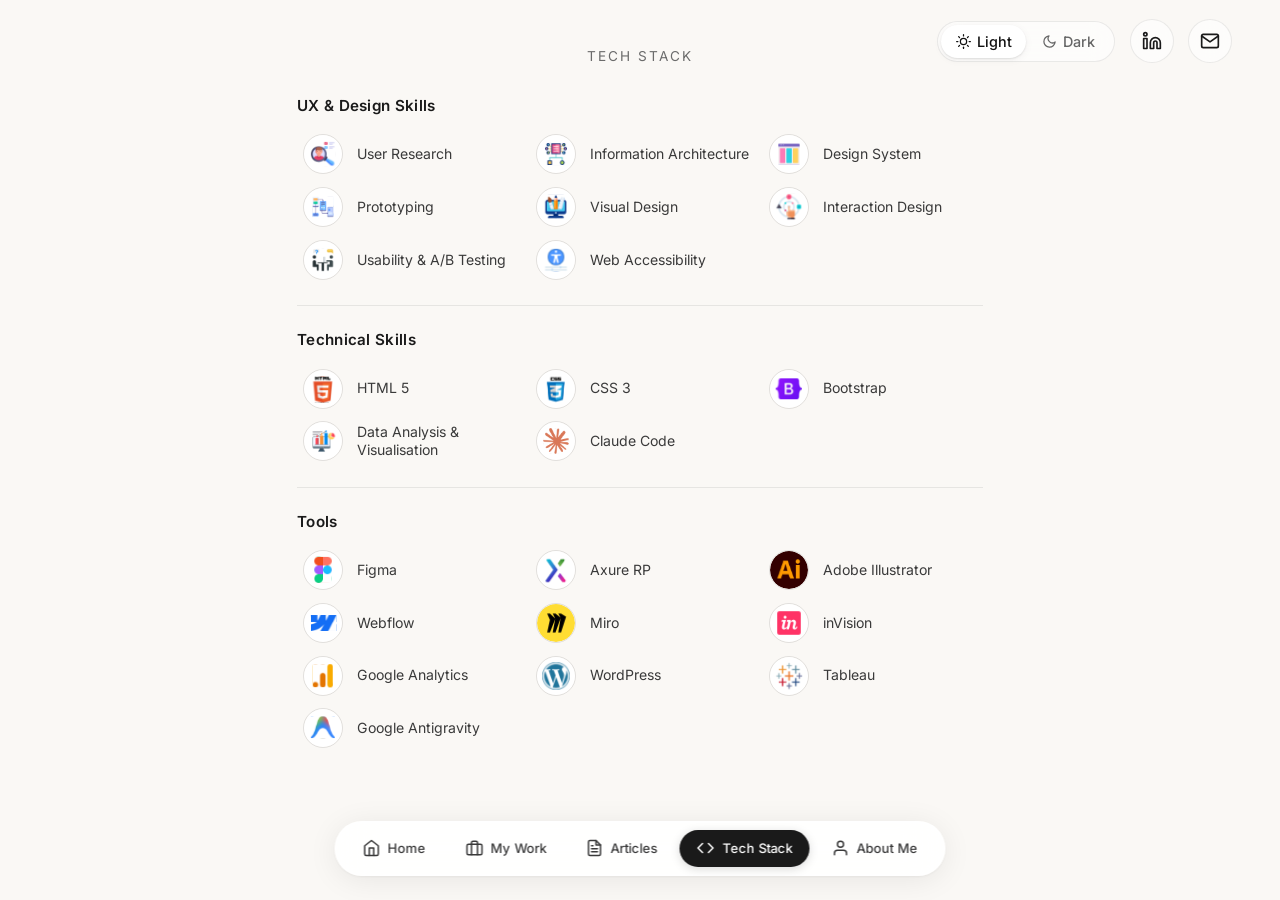
<file: tech-stack.html>
<!DOCTYPE html>
<html lang="en">

<head>
    <meta charset="UTF-8" />
    <meta name="viewport" content="width=device-width, initial-scale=1.0" />
    <title>Tech Stack — Bishal Saha</title>
    <meta name="description"
        content="Skills and tools used by Bishal Saha — UX Design, Technical Skills, and Design Tools." />
    <link rel="preconnect" href="https://fonts.googleapis.com" />
    <link rel="preconnect" href="https://fonts.gstatic.com" crossorigin />
    <link
        href="https://fonts.googleapis.com/css2?family=Playfair+Display:ital,wght@0,400;0,500;0,600;0,700;1,400;1,500;1,600;1,700&family=Inter:wght@300;400;500;600;700;800;900&family=Outfit:wght@400;500;600;700;800;900&display=swap"
        rel="stylesheet" />
    <link rel="stylesheet" href="styles.css" />
    <link rel="stylesheet" href="tech-stack.css" />
    <script>
        const savedTheme = localStorage.getItem('theme') || (localStorage.getItem('darkMode') === 'true' ? 'dark' : 'light');
        if (savedTheme === 'dark') {
            document.documentElement.classList.add('dark-mode');
        }
    </script>
</head>

<body class="stack-page">

    <!-- Top-right utilities -->
    <div class="top-utils">
        <div class="theme-toggle-group" id="theme-toggle-group" data-active="light">
            <div class="theme-toggle-slider" id="theme-toggle-slider"></div>
            <button class="theme-btn" data-theme="light" aria-label="Light mode">
                <svg width="15" height="15" viewBox="0 0 24 24" fill="none" stroke="currentColor" stroke-width="2" stroke-linecap="round" stroke-linejoin="round"><circle cx="12" cy="12" r="5"/><line x1="12" y1="1" x2="12" y2="3"/><line x1="12" y1="21" x2="12" y2="23"/><line x1="4.22" y1="4.22" x2="5.64" y2="5.64"/><line x1="18.36" y1="18.36" x2="19.78" y2="19.78"/><line x1="1" y1="12" x2="3" y2="12"/><line x1="21" y1="12" x2="23" y2="12"/><line x1="4.22" y1="19.78" x2="5.64" y2="18.36"/><line x1="18.36" y1="5.64" x2="19.78" y2="4.22"/></svg>
                Light
            </button>
            <button class="theme-btn" data-theme="dark" aria-label="Dark mode">
                <svg width="15" height="15" viewBox="0 0 24 24" fill="none" stroke="currentColor" stroke-width="2" stroke-linecap="round" stroke-linejoin="round"><path d="M21 12.79A9 9 0 1 1 11.21 3 7 7 0 0 0 21 12.79z"/></svg>
                Dark
            </button>
        </div>
        <a href="https://www.linkedin.com/in/bishal-saha-product-designer/" target="_blank" rel="noopener"
            class="util-btn" aria-label="View my LinkedIn" data-tooltip="View my LinkedIn">
            <svg width="20" height="20" viewBox="0 0 24 24" fill="none" stroke="currentColor" stroke-width="2"
                stroke-linecap="round" stroke-linejoin="round">
                <path d="M16 8a6 6 0 0 1 6 6v7h-4v-7a2 2 0 0 0-2-2 2 2 0 0 0-2 2v7h-4v-7a6 6 0 0 1 6-6z" />
                <rect x="2" y="9" width="4" height="12" />
                <circle cx="4" cy="4" r="2" />
            </svg>
        </a>
        <a href="mailto:sahabishal59@gmail.com" class="util-btn" aria-label="Write a mail" data-tooltip="Write a mail">
            <svg width="20" height="20" viewBox="0 0 24 24" fill="none" stroke="currentColor" stroke-width="2"
                stroke-linecap="round" stroke-linejoin="round">
                <path d="M4 4h16c1.1 0 2 .9 2 2v12c0 1.1-.9 2-2 2H4c-1.1 0-2-.9-2-2V6c0-1.1.9-2 2-2z" />
                <polyline points="22,6 12,13 2,6" />
            </svg>
        </a>
    </div>

    <div class="stack-container">

        <header class="stack-header">
            <p class="stack-label">Tech Stack</p>
        </header>

        <!-- ═══════════ UX & DESIGN SKILLS ═══════════ -->
        <section class="stack-section">
            <h2 class="stack-section-title">UX & Design Skills</h2>
            <div class="stack-grid">
                <div class="stack-item">
                    <span class="stack-icon"><img src="Assets/User_Research.svg" alt="User Research" /></span>
                    <span class="stack-name">User Research</span>
                </div>
                <div class="stack-item">
                    <span class="stack-icon"><img src="Assets/Information_Architecture.svg"
                            alt="Information Architecture" /></span>
                    <span class="stack-name">Information Architecture</span>
                </div>
                <div class="stack-item">
                    <span class="stack-icon"><img src="Assets/Design_System.svg" alt="Design System" /></span>
                    <span class="stack-name">Design System</span>
                </div>
                <div class="stack-item">
                    <span class="stack-icon"><img src="Assets/Wireframing.svg" alt="Prototyping" /></span>
                    <span class="stack-name">Prototyping</span>
                </div>
                <div class="stack-item">
                    <span class="stack-icon"><img src="Assets/Visual_Design.svg" alt="Visual Design" /></span>
                    <span class="stack-name">Visual Design</span>
                </div>
                <div class="stack-item">
                    <span class="stack-icon"><img src="Assets/Interaction_Design.svg" alt="Interaction Design" /></span>
                    <span class="stack-name">Interaction Design</span>
                </div>
                <div class="stack-item">
                    <span class="stack-icon"><img src="Assets/Usability_Testing.svg"
                            alt="Usability &amp; A/B Testing" /></span>
                    <span class="stack-name">Usability & A/B Testing</span>
                </div>
                <div class="stack-item">
                    <span class="stack-icon"><img src="Assets/Web_Accessibility.svg" alt="Web Accessibility" /></span>
                    <span class="stack-name">Web Accessibility</span>
                </div>
            </div>
        </section>

        <!-- ═══════════ TECHNICAL SKILLS ═══════════ -->
        <section class="stack-section">
            <h2 class="stack-section-title">Technical Skills</h2>
            <div class="stack-grid">
                <div class="stack-item">
                    <span class="stack-icon"><img src="Assets/HTML_5.svg" alt="HTML 5" /></span>
                    <span class="stack-name">HTML 5</span>
                </div>
                <div class="stack-item">
                    <span class="stack-icon"><img src="Assets/CSS_3.svg" alt="CSS 3" /></span>
                    <span class="stack-name">CSS 3</span>
                </div>
                <div class="stack-item">
                    <span class="stack-icon"><img src="Assets/Bootstrap.svg" alt="Bootstrap" /></span>
                    <span class="stack-name">Bootstrap</span>
                </div>
                <div class="stack-item">
                    <span class="stack-icon"><img src="Assets/Data_analysis_&_Visualization.svg"
                            alt="Data Analysis &amp; Visualisation" /></span>
                    <span class="stack-name">Data Analysis & Visualisation</span>
                </div>
                <div class="stack-item">
                    <span class="stack-icon"><img src="Assets/Calude.svg" alt="Claude" /></span>
                    <span class="stack-name">Claude Code</span>
                </div>
            </div>
        </section>

        <!-- ═══════════ TOOLS ═══════════ -->
        <section class="stack-section">
            <h2 class="stack-section-title">Tools</h2>
            <div class="stack-grid">
                <div class="stack-item">
                    <span class="stack-icon"><img src="Assets/Figma.svg" alt="Figma" /></span>
                    <span class="stack-name">Figma</span>
                </div>
                <div class="stack-item">
                    <span class="stack-icon"><img src="Assets/Axure_RP.svg" alt="Axure RP" /></span>
                    <span class="stack-name">Axure RP</span>
                </div>
                <div class="stack-item">
                    <span class="stack-icon"><img src="Assets/Adobe_Illustrator.svg" alt="Adobe Illustrator" /></span>
                    <span class="stack-name">Adobe Illustrator</span>
                </div>
                <div class="stack-item">
                    <span class="stack-icon"><img src="Assets/Framer.svg" alt="Webflow" /></span>
                    <span class="stack-name">Webflow</span>
                </div>
                <div class="stack-item">
                    <span class="stack-icon"><img src="Assets/Miro.svg" alt="Miro" /></span>
                    <span class="stack-name">Miro</span>
                </div>
                <div class="stack-item">
                    <span class="stack-icon"><img src="Assets/Invision.svg" alt="inVision" /></span>
                    <span class="stack-name">inVision</span>
                </div>
                <div class="stack-item">
                    <span class="stack-icon"><img src="Assets/Google_Analytics.svg" alt="Google Analytics" /></span>
                    <span class="stack-name">Google Analytics</span>
                </div>
                <div class="stack-item">
                    <span class="stack-icon"><img src="Assets/WordPress.svg" alt="WordPress" /></span>
                    <span class="stack-name">WordPress</span>
                </div>
                <div class="stack-item">
                    <span class="stack-icon"><img src="Assets/Tableau.svg" alt="Tableau" /></span>
                    <span class="stack-name">Tableau</span>
                </div>
                <div class="stack-item">
                    <span class="stack-icon"><img src="Assets/Google_Antigravity.svg" alt="Google Antigravity" /></span>
                    <span class="stack-name">Google Antigravity</span>
                </div>
            </div>
        </section>

    </div>

    <!-- ═══════════ BOTTOM NAV BAR ═══════════ -->
    <nav class="bottom-nav" id="bottom-nav">
        <div class="bottom-nav-inner">
            <button class="nav-drawer-toggle" id="nav-drawer-toggle" aria-label="Toggle navigation">
              <svg class="drawer-icon-menu" width="20" height="20" viewBox="0 0 24 24" fill="none" stroke="currentColor" stroke-width="2" stroke-linecap="round" stroke-linejoin="round">
                <line x1="3" y1="6" x2="21" y2="6"/><line x1="3" y1="12" x2="21" y2="12"/><line x1="3" y1="18" x2="21" y2="18"/>
              </svg>
              <svg class="drawer-icon-close" width="20" height="20" viewBox="0 0 24 24" fill="none" stroke="currentColor" stroke-width="2" stroke-linecap="round" stroke-linejoin="round">
                <line x1="18" y1="6" x2="6" y2="18"/><line x1="6" y1="6" x2="18" y2="18"/>
              </svg>
            </button>
            <div class="nav-drawer-divider"></div>
            <a href="index.html" class="bottom-nav-item" data-label="Home">
                <svg width="20" height="20" viewBox="0 0 24 24" fill="none" stroke="currentColor" stroke-width="2"
                    stroke-linecap="round" stroke-linejoin="round">
                    <path d="M3 9l9-7 9 7v11a2 2 0 0 1-2 2H5a2 2 0 0 1-2-2z" />
                    <polyline points="9 22 9 12 15 12 15 22" />
                </svg>
                <span>Home</span>
            </a>
            <a href="my-work.html" class="bottom-nav-item" data-label="My Work">
                <svg width="20" height="20" viewBox="0 0 24 24" fill="none" stroke="currentColor" stroke-width="2"
                    stroke-linecap="round" stroke-linejoin="round">
                    <rect x="2" y="7" width="20" height="14" rx="2" ry="2" />
                    <path d="M16 21V5a2 2 0 0 0-2-2h-4a2 2 0 0 0-2 2v16" />
                </svg>
                <span>My Work</span>
            </a>
            <a href="articles.html" class="bottom-nav-item" data-label="Articles">
                <svg width="20" height="20" viewBox="0 0 24 24" fill="none" stroke="currentColor" stroke-width="2"
                    stroke-linecap="round" stroke-linejoin="round">
                    <path d="M14 2H6a2 2 0 0 0-2 2v16a2 2 0 0 0 2 2h12a2 2 0 0 0 2-2V8z" />
                    <polyline points="14 2 14 8 20 8" />
                    <line x1="16" y1="13" x2="8" y2="13" />
                    <line x1="16" y1="17" x2="8" y2="17" />
                    <polyline points="10 9 9 9 8 9" />
                </svg>
                <span>Articles</span>
            </a>
            <a href="tech-stack.html" class="bottom-nav-item active" data-label="Tech Stack">
                <svg width="20" height="20" viewBox="0 0 24 24" fill="none" stroke="currentColor" stroke-width="2"
                    stroke-linecap="round" stroke-linejoin="round">
                    <polyline points="16 18 22 12 16 6" />
                    <polyline points="8 6 2 12 8 18" />
                </svg>
                <span>Tech Stack</span>
            </a>
            <a href="about-me.html" class="bottom-nav-item" data-label="About Me">
                <svg width="20" height="20" viewBox="0 0 24 24" fill="none" stroke="currentColor" stroke-width="2"
                    stroke-linecap="round" stroke-linejoin="round">
                    <path d="M20 21v-2a4 4 0 0 0-4-4H8a4 4 0 0 0-4 4v2" />
                    <circle cx="12" cy="7" r="4" />
                </svg>
                <span>About Me</span>
            </a>
        </div>
    </nav>

    <script src="shared.js"></script>

</body>

</html>
</file>
<file: styles.css>
/* ══════════════════════════════════════════════════
   DESIGN TOKENS
   ══════════════════════════════════════════════════ */
:root {
  --bg: #faf8f5;
  --bg-warm: #f5e6c8;
  --bg-peach: #fce4b8;
  --text-dark: #1a1a1a;
  --text-body: #3a3a3a;
  --text-muted: #6b6b6b;
  --accent-orange: #f5a623;
  --white: #ffffff;
  --black: #111111;

  --font-heading: 'Outfit', 'Inter', -apple-system, sans-serif;
  --font-script: 'Playfair Display', Georgia, serif;
  --font-body: 'Inter', -apple-system, sans-serif;
}

/* ══════════════════════════════════════════════════
   RESET & BASE
   ══════════════════════════════════════════════════ */
*,
*::before,
*::after {
  margin: 0;
  padding: 0;
  box-sizing: border-box;
}

html {
  font-size: 16px;
  scroll-behavior: smooth;
  -webkit-font-smoothing: antialiased;
}

body {
  font-family: var(--font-body);
  background: var(--bg);
  color: var(--text-dark);
  overflow-x: hidden;
  min-height: 100vh;
}

a {
  color: inherit;
  text-decoration: none;
}

ul {
  list-style: none;
}

img, video, canvas {
  max-width: 100%;
}

img {
  height: auto;
  display: block;
}

/* ══════════════════════════════════════════════════
   LOADING SCREEN — Custom Ring Animation
   ══════════════════════════════════════════════════ */
.loading-screen {
  position: fixed;
  inset: 0;
  z-index: 9999;
  background: #0a0a0a;
}

#particle-canvas {
  width: 100%;
  height: 100%;
  display: block;
}

/* Exit animation */
.loading-screen.exit {
  animation: loaderExit 0.8s cubic-bezier(0.4, 0, 0.2, 1) forwards;
}

@keyframes loaderExit {
  0% {
    opacity: 1;
    transform: scale(1);
  }

  50% {
    opacity: 1;
    transform: scale(1.02);
  }

  100% {
    opacity: 0;
    transform: scale(0.95);
  }
}

/* ══════════════════════════════════════════════════
   MAIN PAGE
   ══════════════════════════════════════════════════ */
.main-page {
  opacity: 0;
  visibility: hidden;
  transition: opacity 0.5s ease;
}

.main-page.visible {
  opacity: 1;
  visibility: visible;
}

/* ══════════════════════════════════════════════════
   NAVBAR
   ══════════════════════════════════════════════════ */
.navbar {
  position: fixed;
  top: 0;
  left: 0;
  right: 0;
  z-index: 100;
  display: flex;
  align-items: center;
  justify-content: space-between;
  padding: 1.2rem clamp(1.5rem, 4vw, 3rem);
  background: transparent;
}

.nav-logo {
  font-family: var(--font-script);
  font-size: 1.6rem;
  font-weight: 700;
  font-style: italic;
  color: var(--text-dark);
}

.nav-links {
  display: flex;
  gap: 2rem;
}

.nav-link {
  font-family: var(--font-body);
  font-size: 0.88rem;
  font-weight: 500;
  color: var(--text-body);
  transition: color 0.25s ease;
  position: relative;
}

.nav-link::after {
  content: '';
  position: absolute;
  bottom: -4px;
  left: 0;
  width: 0;
  height: 1.5px;
  background: var(--text-dark);
  transition: width 0.3s ease;
}

.nav-link:hover {
  color: var(--text-dark);
}

.nav-link:hover::after,
.nav-link.active::after {
  width: 100%;
}

.nav-contact {
  font-family: var(--font-body);
  font-size: 0.88rem;
  font-weight: 600;
  color: var(--white);
  background: var(--black);
  padding: 0.65rem 1.6rem;
  border-radius: 100px;
  transition: all 0.3s ease;
}

.nav-contact:hover {
  background: #333;
  transform: translateY(-1px);
  box-shadow: 0 4px 15px rgba(0, 0, 0, 0.15);
}

/* ══════════════════════════════════════════════════
   TOP-RIGHT UTILITIES
   ══════════════════════════════════════════════════ */
.top-utils {
  position: fixed;
  top: 1.2rem;
  right: clamp(1.5rem, 4vw, 3rem);
  z-index: 100;
  display: flex;
  align-items: center;
  gap: 0.9rem;
}

/* ── 2-Segment Theme Toggle ── */
.theme-toggle-group {
  position: relative;
  display: inline-flex;
  align-items: center;
  background: rgba(255, 255, 255, 0.6);
  border: 1px solid rgba(0, 0, 0, 0.08);
  backdrop-filter: blur(12px);
  -webkit-backdrop-filter: blur(12px);
  border-radius: 100px;
  padding: 3px;
}

:is(html, body).dark-mode .theme-toggle-group {
  background: rgba(255, 255, 255, 0.08);
  border-color: rgba(255, 255, 255, 0.12);
}

.theme-toggle-slider {
  position: absolute;
  top: 3px;
  bottom: 3px;
  left: 3px;
  width: calc((100% - 6px) / 2);
  background: #fff;
  border-radius: 100px;
  box-shadow: 0 1px 2px rgba(0,0,0,0.1), 0 2px 8px rgba(0,0,0,0.05);
  transition: transform 0.3s cubic-bezier(0.16, 1, 0.3, 1);
  z-index: 1;
}

:is(html, body).dark-mode .theme-toggle-slider {
  background: #333;
  box-shadow: 0 1px 2px rgba(0,0,0,0.2), 0 2px 8px rgba(0,0,0,0.2);
}

.theme-btn {
  position: relative;
  z-index: 2;
  display: flex;
  align-items: center;
  justify-content: center;
  gap: 6px;
  width: 85px;
  padding: 8px 0;
  font-family: var(--font-body);
  font-size: 0.9rem;
  font-weight: 500;
  color: #666;
  background: none;
  border: none;
  cursor: pointer;
  transition: color 0.3s ease;
}

:is(html, body).dark-mode .theme-btn {
  color: #888;
}

.theme-btn.active {
  color: #111;
}

:is(html, body).dark-mode .theme-btn.active {
  color: #fff;
}

.theme-toggle-group[data-active="light"] .theme-toggle-slider { transform: translateX(0); }
.theme-toggle-group[data-active="dark"] .theme-toggle-slider { transform: translateX(100%); }

/* ── Prevent toggle flash on page load ──
   html.dark-mode is set by the inline <head> script before any paint,
   so these rules lock the slider & button states before shared.js runs. ── */
html.dark-mode .theme-toggle-group .theme-toggle-slider {
  transform: translateX(100%);
}
html.dark-mode .theme-toggle-group .theme-btn[data-theme="dark"] {
  color: #fff;
}
html.dark-mode .theme-toggle-group .theme-btn[data-theme="light"] {
  color: #888;
}

/* ── Icon Buttons (LinkedIn, Email) ── */
.util-btn {
  position: relative;
  display: flex;
  align-items: center;
  justify-content: center;
  width: 44px;
  height: 44px;
  border-radius: 50%;
  border: 1px solid rgba(0, 0, 0, 0.08);
  background: rgba(255, 255, 255, 0.6);
  backdrop-filter: blur(12px);
  -webkit-backdrop-filter: blur(12px);
  color: var(--text-dark);
  cursor: pointer;
  transition: all 0.3s ease;
  text-decoration: none;
  font-size: 0;
}

.util-btn:hover {
  background: rgba(255, 255, 255, 0.9);
  transform: translateY(-1px);
  box-shadow: 0 3px 12px rgba(0, 0, 0, 0.1);
}

.util-btn:active {
  transform: scale(0.95);
}


/* ── Tooltips ── */
.util-btn[data-tooltip]::after {
  content: attr(data-tooltip);
  position: absolute;
  top: calc(100% + 8px);
  left: 50%;
  transform: translateX(-50%) translateY(4px);
  padding: 0.4rem 0.75rem;
  border-radius: 8px;
  background: var(--text-dark);
  color: var(--bg);
  font-family: var(--font-body);
  font-size: 0.72rem;
  font-weight: 500;
  white-space: nowrap;
  opacity: 0;
  pointer-events: none;
  transition: opacity 0.2s ease, transform 0.2s ease;
}

.util-btn[data-tooltip]:hover::after {
  opacity: 1;
  transform: translateX(-50%) translateY(0);
}

/* ══════════════════════════════════════════════════
   DARK MODE
   ══════════════════════════════════════════════════ */
html.dark-mode {
  --bg: #060d18;
  --bg-warm: #0a1220;
  --bg-peach: #0c0c0c;
  --text-dark: #f0f0f0;
  --text-body: #c0c0c0;
  --text-muted: #888888;
  --white: #060d18;
  --black: #f0f0f0;
  color-scheme: dark;
}

:is(html, body).dark-mode {
  --bg: #060d18;
  --bg-warm: #0a1220;
  --bg-peach: #0c0c0c;
  --text-dark: #f0f0f0;
  --text-body: #c0c0c0;
  --text-muted: #888888;
  --white: #060d18;
  --black: #f0f0f0;
}

:is(html, body).dark-mode .util-btn {
  border-color: rgba(255, 255, 255, 0.12);
  background: rgba(255, 255, 255, 0.08);
  color: #f0f0f0;
}

:is(html, body).dark-mode .util-btn:hover {
  background: rgba(255, 255, 255, 0.15);
}

:is(html, body).dark-mode .availability-pill {
  background: rgba(6, 13, 24, 0.85);
  border-color: rgba(255, 255, 255, 0.08);
}

:is(html, body).dark-mode .bottom-nav-inner {
  background: rgba(6, 13, 24, 0.92);
  border-color: rgba(255, 255, 255, 0.08);
  box-shadow: 0 4px 30px rgba(0, 0, 0, 0.4);
}

:is(html, body).dark-mode .bottom-nav-item {
  color: #c0c0c0;
}

:is(html, body).dark-mode .bottom-nav-item:hover {
  background: rgba(255, 255, 255, 0.1);
  color: #f0f0f0;
}

:is(html, body).dark-mode .bottom-nav-item.active {
  background: #f0f0f0;
  color: #060d18;
}

:is(html, body).dark-mode .hero-bg-gradient {
  background:
    radial-gradient(ellipse 80% 70% at 50% 60%, rgba(8, 16, 30, 0.9) 0%, transparent 70%),
    radial-gradient(ellipse 60% 50% at 50% 50%, rgba(12, 12, 12, 0.6) 0%, transparent 60%),
    linear-gradient(135deg, #0c0c0c 0%, #060d18 50%, #0c0c0c 100%);
}

/* ══════════════════════════════════════════════════
   HERO SECTION
   ══════════════════════════════════════════════════ */
.hero {
  position: relative;
  width: 100%;
  height: 100vh;
  min-height: 700px;
  overflow: visible;
  display: flex;
  align-items: center;
  justify-content: center;
}

/* Warm gradient background */
.hero-bg-gradient {
  position: absolute;
  inset: 0;
  background:
    radial-gradient(ellipse 80% 70% at 50% 60%, rgba(252, 228, 184, 0.7) 0%, transparent 70%),
    radial-gradient(ellipse 60% 50% at 50% 50%, rgba(245, 230, 200, 0.5) 0%, transparent 60%),
    linear-gradient(180deg, var(--bg) 0%, #fdf5e9 40%, #fce8c3 70%, var(--bg) 100%);
  pointer-events: none;
}

/* ── "Hey, there" greeting text ── */
.hero-greeting-text {
  position: absolute;
  top: 4%;
  left: clamp(1.5rem, 5vw, 4rem);
  transform: none;
  z-index: 2;
  display: flex;
  gap: 0.3em;
  white-space: nowrap;
  pointer-events: none;
}

.greeting-hey,
.greeting-there {
  font-family: var(--font-script);
  font-size: 80px;
  font-weight: 400;
  font-style: italic;
  color: var(--text-dark);
  line-height: 1;
}

/* ── D3 Force Animation (no container) ── */
.hero-d3-wrapper {
  position: absolute;
  inset: 0;
  z-index: 1;
  pointer-events: none;
}

#d3-force-container {
  width: 100%;
  height: 100%;
  position: absolute;
  inset: 0;
  background: transparent;
}

#d3-force-canvas {
  display: block;
  width: 100%;
  height: 100%;
  cursor: default;
  pointer-events: auto;
}



/* ── Availability pill ── */
.availability-pill {
  position: absolute;
  left: clamp(1.5rem, 5vw, 4rem);
  top: 38%;
  z-index: 3;
  display: inline-flex;
  align-items: center;
  gap: 0.6rem;
  padding: 0.55rem 1.2rem;
  border-radius: 100px;
  background: var(--white);
  border: 1px solid rgba(0, 0, 0, 0.08);
  box-shadow: 0 2px 12px rgba(0, 0, 0, 0.06);
}

.avail-dot {
  width: 10px;
  height: 10px;
  border-radius: 50%;
  background: var(--accent-orange);
  box-shadow: 0 0 0 3px rgba(245, 166, 35, 0.2);
  animation: pulse-orange 2s ease-in-out infinite;
}

@keyframes pulse-orange {

  0%,
  100% {
    box-shadow: 0 0 0 3px rgba(245, 166, 35, 0.2);
  }

  50% {
    box-shadow: 0 0 0 6px rgba(245, 166, 35, 0.1);
  }
}

.avail-text {
  font-family: var(--font-body);
  font-size: 0.82rem;
  font-weight: 500;
  color: var(--text-dark);
}

/* ── Mobile particles canvas (hidden on desktop) ── */
.mobile-particles-canvas {
  display: none;
}

/* ── Mobile globe (hidden on desktop) ── */
.mobile-globe {
  display: none;
}

/* ── Specialization text (right side) ── */
.specialization-text {
  position: absolute;
  right: clamp(1.5rem, 5vw, 4rem);
  top: 36%;
  z-index: 3;
  font-family: var(--font-body);
  font-size: clamp(0.78rem, 1.1vw, 0.92rem);
  font-weight: 400;
  line-height: 1.7;
  color: var(--text-body);
  text-align: right;
}

/* ── Bottom-left: name ── */
.hero-name {
  position: absolute;
  bottom: clamp(7.5rem, 12vh, 10rem);
  left: clamp(1.5rem, 5vw, 4rem);
  z-index: 3;
  display: flex;
  flex-direction: column;
}

.hero-name span {
  font-family: 'Gillune', 'Outfit', 'Inter', -apple-system, sans-serif;
  font-size: clamp(2.8rem, 6.5vw, 5.5rem);
  font-weight: 900;
  line-height: 0.95;
  color: var(--text-dark);
  letter-spacing: -0.02em;
  text-transform: uppercase;
}

/* ── Bottom-right: role ── */
.hero-role {
  position: absolute;
  bottom: clamp(7.5rem, 12vh, 10rem);
  right: clamp(1.5rem, 5vw, 4rem);
  z-index: 3;
  display: flex;
  flex-direction: column;
  align-items: flex-end;
}

.hero-role span {
  font-family: var(--font-heading);
  font-size: clamp(1.5rem, 3.5vw, 3rem);
  font-weight: 800;
  line-height: 1;
  color: var(--text-dark);
  letter-spacing: -0.01em;
  text-transform: uppercase;
}

/* ══════════════════════════════════════════════════
   HERO — ENTRANCE ANIMATIONS
   ══════════════════════════════════════════════════ */
.hero-anim {
  opacity: 0;
  transform: translateY(35px);
  transition: opacity 0.9s cubic-bezier(0.16, 1, 0.3, 1),
    transform 0.9s cubic-bezier(0.16, 1, 0.3, 1);
}

.hero-anim.visible {
  opacity: 1;
  transform: translateY(0);
}

/* D3 wrapper fades in */
.hero-d3-wrapper.hero-anim {
  transform: none;
}

.hero-d3-wrapper.hero-anim.visible {
  transform: none;
}

/* Greeting text */
.hero-greeting-text.hero-anim {
  transform: translateY(-20px);
}

.hero-greeting-text.hero-anim.visible {
  transform: translateY(0);
}

/* ══════════════════════════════════════════════════
   RESPONSIVE
   ══════════════════════════════════════════════════ */

/* ── Tablet: up to 900px ── */
@media (max-width: 900px) {
  .nav-links {
    display: none;
  }

  .hero-greeting-text {
    gap: clamp(140px, 30vw, 280px);
  }

  .hero-d3-wrapper {
    width: clamp(260px, 55vw, 380px);
  }

  .specialization-text {
    display: none;
  }

  .hero-name span {
    font-size: clamp(2rem, 8vw, 3.5rem);
  }

  .hero-role span {
    font-size: clamp(1.2rem, 4vw, 2rem);
  }
}

/* ── Mobile: up to 768px ── */
@media (max-width: 768px) {
  /* Top utilities — full-width top bar with glass background */
  .top-utils {
    top: 0;
    right: 0;
    left: 0;
    width: 100%;
    gap: 0.5rem;
    padding: 0.6rem 1rem;
    background: transparent;
    backdrop-filter: none;
    -webkit-backdrop-filter: none;
    border-bottom: 1px solid transparent;
    box-shadow: none;
    justify-content: space-between;
    transition: background 0.3s ease, border-color 0.3s ease, box-shadow 0.3s ease, backdrop-filter 0.3s ease;
  }

  .top-utils.scrolled {
    background: rgba(255, 255, 255, 0.92);
    backdrop-filter: blur(20px) saturate(180%);
    -webkit-backdrop-filter: blur(20px) saturate(180%);
    border-bottom: 1px solid rgba(255, 255, 255, 0.45);
    box-shadow: 0 4px 30px rgba(0, 0, 0, 0.08), 0 1px 3px rgba(0, 0, 0, 0.05), inset 0 1px 0 rgba(255, 255, 255, 0.6);
  }

  :is(html, body).dark-mode .top-utils.scrolled {
    background: rgba(6, 13, 24, 0.92);
    border-bottom: 1px solid rgba(255, 255, 255, 0.08);
    box-shadow: 0 4px 30px rgba(0, 0, 0, 0.4);
  }

  .theme-toggle-group {
    height: 44px;
  }

  /* Push LinkedIn & email to the right */
  .top-utils .util-btn:first-of-type {
    margin-left: auto;
  }

  .theme-btn {
    width: 70px;
    padding: 11px 0;
    font-size: 0.78rem;
  }

  /* Increase touch target size for icon buttons */
  .util-btn {
    width: 44px;
    height: 44px;
  }

  /* Bottom nav — drawer style on mobile */
  .bottom-nav {
    bottom: 0.8rem;
  }

  .bottom-nav-inner {
    padding: 0.35rem;
    gap: 0.15rem;
  }

  .bottom-nav-item {
    flex-direction: column;
    gap: 0.2rem;
    padding: 0.5rem 0.45rem;
    font-size: 0.65rem;
    min-width: 44px;
    min-height: 44px;
    justify-content: center;
  }

  .bottom-nav-item svg {
    width: 20px;
    height: 20px;
  }

  /* Hero — switch to flex column flow with space-between distribution */
  .hero {
    display: flex;
    flex-direction: column;
    align-items: stretch;
    justify-content: flex-start;
    padding: clamp(5rem, 8vh, 7rem) clamp(1.25rem, 4vw, 2rem) clamp(5rem, 8vh, 7rem);
    height: 100vh;
    height: 100dvh;
    max-height: 100dvh;
    overflow: hidden;
  }

  /* Simpler warm gradient for mobile */
  .hero-bg-gradient {
    background:
      linear-gradient(180deg, var(--bg) 0%, #faf3e6 30%, #f5e4c4 65%, #f0d9a8 100%);
  }

  /* Mobile globe — half-visible, right-aligned */
  .mobile-globe {
    display: block;
    position: absolute;
    right: -30%;
    top: 42%;
    transform: translateY(-50%);
    width: min(80vw, 350px);
    height: min(80vw, 350px);
    z-index: 2;
    pointer-events: auto;
    opacity: 0;
    animation: globeFadeIn 1.2s 0.8s ease-out forwards;
  }

  .mobile-globe canvas {
    width: 100%;
    height: 100%;
    touch-action: none;
  }

  @keyframes globeFadeIn {
    to { opacity: 0.7; }
  }

  :is(html, body).dark-mode .mobile-globe {
    animation: globeFadeInDark 1.2s 0.8s ease-out forwards;
  }

  @keyframes globeFadeInDark {
    to { opacity: 0.6; }
  }

  /* Mobile particles canvas */
  .mobile-particles-canvas {
    display: block;
    position: absolute;
    inset: 0;
    z-index: 1;
    pointer-events: none;
  }

  /* Hide D3 bubble animation */
  .hero-d3-wrapper {
    display: none !important;
  }

  /* Hide availability pill */
  .availability-pill {
    display: none !important;
  }

  /* Greeting — stays at top, left-aligned */
  .hero-greeting-text {
    position: relative;
    top: auto;
    left: auto;
    align-self: flex-start;
    margin-bottom: 0;
    order: 1;
    flex-shrink: 0;
  }

  .hero-greeting-text.hero-anim {
    transform: translateY(-20px);
  }

  .hero-greeting-text.hero-anim.visible {
    transform: translateY(0);
  }

  .greeting-hey {
    font-size: clamp(2.8rem, 10vw, 4.2rem);
  }

  /* Flexible spacer between greeting and bottom group */
  .hero-greeting-text::after {
    content: '';
    display: block;
  }

  /* Name — left-aligned, positioned in bottom group */
  .hero-name {
    position: relative;
    bottom: auto;
    left: auto;
    align-self: flex-start;
    margin-top: auto;
    margin-bottom: clamp(1.5rem, 3vh, 2.5rem);
    order: 2;
    flex-shrink: 0;
  }

  .hero-name span {
    font-size: clamp(2.5rem, 11vw, 4rem);
    line-height: 0.92;
  }

  /* Specialization text — left-aligned on mobile for consistency */
  .specialization-text {
    display: block !important;
    position: relative;
    right: auto;
    top: auto;
    text-align: left;
    align-self: flex-start;
    font-size: clamp(0.8rem, 2.2vw, 0.92rem);
    line-height: 1.7;
    margin-top: 0;
    margin-bottom: clamp(1.5rem, 3vh, 2.5rem);
    order: 3;
    flex-shrink: 0;
  }

  /* Role — right-aligned at bottom for visual balance */
  .hero-role {
    position: relative;
    bottom: auto;
    right: auto;
    align-self: flex-end;
    order: 4;
    flex-shrink: 0;
  }

  .hero-role span {
    font-size: clamp(1.5rem, 6.5vw, 2.2rem);
    line-height: 1.05;
  }

  /* Bottom nav — icons only */
  .bottom-nav-item span {
    display: none;
  }

  .bottom-nav-item {
    flex-direction: column;
    justify-content: center;
    align-items: center;
    padding: 0.5rem;
    min-width: 44px;
    min-height: 44px;
  }

}

/* ── Small mobile: up to 540px ── */
@media (max-width: 540px) {
  .greeting-hey {
    font-size: clamp(2.5rem, 9.5vw, 3.5rem);
  }

  .hero-name span {
    font-size: clamp(2.2rem, 10.5vw, 3.2rem);
  }

  .hero-role span {
    font-size: clamp(1.3rem, 6vw, 1.8rem);
  }

  .specialization-text {
    font-size: clamp(0.75rem, 2.5vw, 0.88rem);
  }

  /* Stack theme toggle and icons when very narrow */
  .top-utils {
    padding: 0.5rem 0.8rem;
    gap: 0.4rem;
  }

  .theme-btn {
    width: 62px;
    padding: 6px 0;
    font-size: 0.72rem;
    gap: 3px;
  }

  .theme-btn svg {
    width: 12px;
    height: 12px;
  }

  .bottom-nav {
    bottom: 0.5rem;
  }
}

/* ── Very small mobile: up to 380px ── */
@media (max-width: 380px) {
  .hero {
    padding: clamp(3.5rem, 6vh, 4.5rem) 1rem clamp(3.5rem, 6vh, 4.5rem);
  }

  .greeting-hey {
    font-size: clamp(2rem, 8.5vw, 2.6rem);
  }

  .hero-name span {
    font-size: clamp(1.8rem, 9.5vw, 2.3rem);
  }

  .hero-name {
    margin-bottom: clamp(0.75rem, 1.5vh, 1.25rem);
  }

  .hero-role span {
    font-size: clamp(1rem, 5vw, 1.3rem);
  }

  .specialization-text {
    font-size: 0.72rem;
    line-height: 1.55;
    margin-bottom: clamp(0.75rem, 1.5vh, 1.25rem);
  }

  /* Hide theme text labels, show only icons */
  .theme-btn {
    width: 40px;
    font-size: 0;
    gap: 0;
  }

  .theme-btn svg {
    width: 14px;
    height: 14px;
  }
}

/* ── Short viewport height — for devices like iPhone SE (568px tall) ── */
@media (max-height: 700px) and (max-width: 768px) {
  .hero {
    padding-top: clamp(3.5rem, 6vh, 4.5rem);
    padding-bottom: clamp(3rem, 5vh, 4rem);
  }

  .greeting-hey {
    font-size: clamp(2rem, 8vw, 2.8rem);
  }

  .hero-name {
    margin-bottom: clamp(0.5rem, 1.5vh, 1rem);
  }

  .hero-name span {
    font-size: clamp(1.8rem, 9vw, 2.5rem);
  }

  .specialization-text {
    font-size: 0.72rem;
    line-height: 1.5;
    margin-bottom: clamp(0.5rem, 1.5vh, 1rem);
  }

  .hero-role span {
    font-size: clamp(1rem, 5vw, 1.4rem);
  }
}

/* ── Prevent horizontal overflow globally ── */
@media (max-width: 768px) {
  html, body {
    overflow-x: hidden;
    max-width: 100vw;
  }

  .hero {
    overflow: hidden;
  }

  img, video {
    max-width: 100%;
    height: auto;
  }

  /* Prevent SVG icons from being constrained by generic rules */
  .hero-d3-wrapper canvas,
  #d3-force-canvas,
  #particle-canvas {
    max-width: none;
  }
}

/* ── Safe area insets for notched devices ── */
@supports (padding-bottom: env(safe-area-inset-bottom)) {
  @media (max-width: 768px) {
    .bottom-nav {
      bottom: calc(0.5rem + env(safe-area-inset-bottom));
    }
  }
}

/* ── Use dynamic viewport height where supported ── */
@supports (height: 100dvh) {
  .hero {
    height: 100dvh;
  }
}

/* ══════════════════════════════════════════════════
   BOTTOM NAV — Apple Glassmorphism
   ══════════════════════════════════════════════════ */
.bottom-nav {
  position: fixed;
  bottom: 1.5rem;
  left: 50%;
  transform: translateX(-50%);
  z-index: 1000;
  pointer-events: auto;
}

.bottom-nav-inner {
  display: flex;
  align-items: center;
  gap: 0.25rem;
  padding: 0.5rem 0.6rem;
  border-radius: 100px;
  background: rgba(255, 255, 255, 0.92);
  backdrop-filter: blur(20px) saturate(180%);
  -webkit-backdrop-filter: blur(20px) saturate(180%);
  border: 1px solid rgba(255, 255, 255, 0.45);
  box-shadow:
    0 4px 30px rgba(0, 0, 0, 0.08),
    0 1px 3px rgba(0, 0, 0, 0.05),
    inset 0 1px 0 rgba(255, 255, 255, 0.6);
}

.bottom-nav-item {
  display: flex;
  align-items: center;
  gap: 0.45rem;
  padding: 0.6rem 1.1rem;
  border-radius: 100px;
  font-family: var(--font-body);
  font-size: 0.82rem;
  font-weight: 500;
  color: var(--text-body);
  text-decoration: none;
  transition: all 0.3s cubic-bezier(0.25, 1, 0.5, 1);
  white-space: nowrap;
}

.bottom-nav-item svg {
  width: 18px;
  height: 18px;
  flex-shrink: 0;
  transition: transform 0.3s ease;
}

.bottom-nav-item:hover {
  background: rgba(255, 255, 255, 0.5);
  color: var(--text-dark);
}

.bottom-nav-item:hover svg {
  transform: scale(1.1);
}

.bottom-nav-item.active {
  background: var(--text-dark);
  color: var(--white);
  box-shadow: 0 2px 10px rgba(0, 0, 0, 0.15);
}

.bottom-nav-item.active:hover {
  background: #333;
  color: var(--white);
}

/* Nav entrance animation */
.bottom-nav {
  opacity: 0;
  transform: translateX(-50%) translateY(30px);
  animation: navSlideUp 0.6s 0.3s cubic-bezier(0.16, 1, 0.3, 1) forwards;
}

@keyframes navSlideUp {
  to {
    opacity: 1;
    transform: translateX(-50%) translateY(0);
  }
}

/* ══════════════════════════════════════════════════
   DRAWER TOGGLE — hidden on desktop
   ══════════════════════════════════════════════════ */
.nav-drawer-toggle,
.nav-drawer-divider {
  display: none;
}

.drawer-icon-close {
  display: none;
}

/* ══════════════════════════════════════════════════
   MOBILE DRAWER NAV — must come AFTER bottom-nav base
   ══════════════════════════════════════════════════ */
@media (max-width: 768px) {

  /* Reposition to bottom-left, remove centering */
  .bottom-nav {
    left: 1.25rem;
    transform: none;
    width: auto;
    max-width: none;
    opacity: 0;
    animation: navDrawerSlideUp 0.6s 0.3s cubic-bezier(0.16, 1, 0.3, 1) forwards;
  }

  /* Container: fixed collapsed width, expands on open */
  .bottom-nav-inner {
    width: 56px;
    padding: 0.35rem;
    gap: 0.2rem;
    overflow: hidden;
    white-space: nowrap;
    transition: width 0.4s cubic-bezier(0.25, 1, 0.5, 1);
  }

  .bottom-nav.open .bottom-nav-inner {
    width: 350px;
  }

  /* Drawer toggle button */
  .nav-drawer-toggle {
    display: flex;
    align-items: center;
    justify-content: center;
    width: 44px;
    height: 44px;
    border: none;
    border-radius: 50%;
    background: transparent;
    color: var(--text-dark);
    cursor: pointer;
    flex-shrink: 0;
    padding: 0;
  }

  .nav-drawer-toggle:active {
    transform: scale(0.92);
  }

  /* Divider between toggle and icons */
  .nav-drawer-divider {
    display: block;
    width: 1px;
    height: 28px;
    background: rgba(0, 0, 0, 0.12);
    flex-shrink: 0;
    opacity: 0;
    transition: opacity 0.3s ease;
  }

  :is(html, body).dark-mode .nav-drawer-divider {
    background: rgba(255, 255, 255, 0.15);
  }

  :is(html, body).dark-mode .bottom-nav-inner {
    border: 1px solid rgba(255, 255, 255, 0.5);
  }

  /* Icon swap */
  .drawer-icon-menu { display: block; }
  .drawer-icon-close { display: none; }

  /* Nav items — hidden by container clip, fade in */
  .bottom-nav-item {
    opacity: 0;
    flex-shrink: 0;
    transition: opacity 0.3s ease;
  }

  /* ── OPEN STATE ── */
  .bottom-nav.open .nav-drawer-divider {
    opacity: 1;
  }

  .bottom-nav.open .drawer-icon-menu { display: none; }
  .bottom-nav.open .drawer-icon-close { display: block; }

  .bottom-nav.open .bottom-nav-item {
    opacity: 1;
  }
}

@media (max-width: 540px) {
  .bottom-nav {
    left: 1rem;
  }
  .bottom-nav.open .bottom-nav-inner {
    width: 340px;
  }
}

@keyframes navDrawerSlideUp {
  from {
    opacity: 0;
    transform: translateY(30px);
  }
  to {
    opacity: 1;
    transform: translateY(0);
  }
}
</file>
<file: inner-page.css>
/* ══════════════════════════════════════════════════
   INNER PAGES — SHARED STYLES (My Work, Articles, About Me)
   ══════════════════════════════════════════════════ */

.inner-page {
    background: var(--bg, #faf9f6);
    color: var(--text-dark, #1a1a1a);
    min-height: 100vh;
    font-family: var(--font-body);
    padding-bottom: 100px;
    transition: background 0.3s ease, color 0.3s ease;
}

.page-container {
    max-width: 800px;
    margin: 0 auto;
    padding: 4rem 2rem 2rem;
}

.work-container {
    max-width: 1000px;
}

/* ── Page Header ── */
.page-header {
    text-align: center;
    margin-bottom: 3rem;
}

.page-title {
    font-family: var(--font-heading);
    font-size: 2.2rem;
    font-weight: 700;
    color: var(--text-dark, #1a1a1a);
    margin-bottom: 0.5rem;
}

.page-subtitle {
    font-size: 1rem;
    font-weight: 400;
    color: var(--text-muted, #888);
    max-width: 500px;
    margin: 0 auto;
    line-height: 1.6;
}

/* ── Empty State / Coming Soon ── */
.coming-soon {
    text-align: center;
    padding: 5rem 2rem;
}

.coming-soon-icon {
    font-size: 3rem;
    margin-bottom: 1.5rem;
    opacity: 0.6;
}

.coming-soon h2 {
    font-family: var(--font-heading);
    font-size: 1.5rem;
    font-weight: 600;
    color: var(--text-dark, #1a1a1a);
    margin-bottom: 0.5rem;
}

.coming-soon p {
    font-size: 0.95rem;
    color: var(--text-muted, #888);
    max-width: 400px;
    margin: 0 auto;
    line-height: 1.6;
}

:is(html, body).dark-mode.inner-page {
    background: #060d18;
}

/* ── Projects Grid ── */
.projects-grid {
    display: grid;
    grid-template-columns: repeat(auto-fit, minmax(360px, 1fr));
    gap: 2.5rem;
    margin-top: 2rem;
}

.project-card {
    background: var(--white, #fff);
    border-radius: 4px;
    overflow: hidden;
    text-decoration: none;
    color: inherit;
    display: flex;
    flex-direction: column;
    transition: box-shadow 0.4s ease, background 0.4s ease;
    box-shadow: 0 4px 15px rgba(0, 0, 0, 0.02);
}

:is(html, body).dark-mode .project-card {
    background: rgba(255, 255, 255, 0.03);
    border: 1px solid rgba(255, 255, 255, 0.05);
}

.project-card:hover {
    box-shadow: 0 12px 30px rgba(0, 0, 0, 0.08);
}

:is(html, body).dark-mode .project-card:hover {
    box-shadow: 0 12px 30px rgba(0, 0, 0, 0.3);
}

.project-image {
    width: 100%;
    overflow: hidden;
    background: #eaeaea;
}

:is(html, body).dark-mode .project-image {
    background: #111;
}

.project-image img {
    width: 100%;
    height: auto;
    display: block;
}

.project-content {
    padding: 2.5rem 2.2rem;
    display: flex;
    flex-direction: column;
    flex: 1;
    position: relative;
    overflow: hidden; /* Important to hide the link initially if it slides in */
}

.project-info {
    transform: translateY(18px); /* Start lower so it can move up */
    transition: transform 0.4s cubic-bezier(0.16, 1, 0.3, 1);
}

.project-card:hover .project-info {
    transform: translateY(-8px); /* Move text block up on hover */
}

.project-title {
    font-family: var(--font-heading);
    font-size: 1.8rem;
    font-weight: 700;
    color: var(--text-dark);
    margin-bottom: 0.8rem;
}

.project-text-wrapper {
    line-height: 1.6;
}

.project-subtitle {
    display: inline;
    font-size: 1.05rem;
    font-weight: 400;
    color: var(--text-body);
}

.project-desc {
    display: inline;
    font-size: 1.05rem;
    color: var(--text-body);
}

.project-link {
    position: absolute;
    bottom: 2.2rem;
    left: 2.2rem;
    font-size: 1.05rem;
    color: #4a90e2; /* Keeping our blue color for the highlight */
    font-weight: 500;
    opacity: 0;
    transform: translateY(15px); /* Start lower */
    transition: opacity 0.4s cubic-bezier(0.16, 1, 0.3, 1), transform 0.4s cubic-bezier(0.16, 1, 0.3, 1);
    display: inline-flex;
    align-items: center;
    gap: 0.3rem;
    pointer-events: none; /* Prevent clicks when hidden */
}

.project-arrow {
    display: inline-block;
    transition: transform 0.3s ease;
}

.project-card:hover .project-link {
    opacity: 1;
    transform: translateY(0); /* Slide up into view */
    pointer-events: auto; /* Enable clicks when visible */
}

.project-card:hover .project-arrow {
    transform: translateX(6px); /* Slide arrow to the right instead of animating back and forth */
}


/* ── Responsive ── */
@media (max-width: 768px) {
    .projects-grid {
        grid-template-columns: 1fr;
    }

    .page-container {
        padding-top: 5.5rem;
    }
}

@media (max-width: 600px) {
    .page-container {
        padding: 5.5rem 1.2rem 2rem;
    }

    .page-title {
        font-size: 1.8rem;
    }
}

/* ══════════════════════════════════════════════════
   MY WORK — IFRAME CONTAINER
   ══════════════════════════════════════════════════ */
.works-iframe-container {
    position: relative;
    width: 100%;
    height: 100vh;
    overflow: hidden;
    z-index: 0;
}

.works-iframe-container iframe {
    width: 100%;
    height: calc(100vh + 120px);
    border: none;
    margin-top: -120px;
    display: block;
}

/* ══════════════════════════════════════════════════
   TESTIMONIALS SECTION
   ══════════════════════════════════════════════════ */
.testimonials-section {
    padding: 6rem 2rem 4rem;
    background: var(--bg);
    position: relative;
    z-index: 1;
}

.testimonials-inner {
    max-width: 1000px;
    margin: 0 auto;
}

.testimonials-header {
    text-align: center;
    margin-bottom: 3.5rem;
}

.testimonials-label {
    font-family: var(--font-body);
    font-size: 0.85rem;
    font-weight: 400;
    letter-spacing: 0.15em;
    text-transform: uppercase;
    color: var(--text-muted, #888);
    margin-bottom: 0.9rem;
}

.testimonials-title {
    font-family: var(--font-heading);
    font-size: 2.2rem;
    font-weight: 700;
    color: var(--text-dark);
    margin: 0 0 1rem;
    line-height: 1.2;
}

.testimonials-desc {
    font-family: var(--font-body);
    font-size: 1rem;
    font-weight: 400;
    color: var(--text-body);
    max-width: 620px;
    margin: 0 auto;
    line-height: 1.7;
}

/* ── Carousel ── */
.testimonial-carousel {
    position: relative;
    overflow: hidden;
}

.testimonial-track {
    display: flex;
    transition: transform 0.5s cubic-bezier(0.16, 1, 0.3, 1);
    will-change: transform;
}

.testimonial-slide {
    min-width: 100%;
    display: grid;
    grid-template-columns: 260px 1fr;
    gap: 3rem;
    padding: 2rem 0.5rem 2.5rem;
    align-items: start;
}

/* ── Person block (left column) ── */
.testimonial-person {
    display: flex;
    flex-direction: column;
    align-items: flex-start;
    gap: 1.25rem;
}

.person-avatar {
    width: 96px;
    height: 96px;
    border-radius: 50%;
    overflow: hidden;
    border: 1px solid rgba(0, 0, 0, 0.08);
    background: rgba(0, 0, 0, 0.04);
    flex-shrink: 0;
}

.person-avatar img {
    width: 100%;
    height: 100%;
    object-fit: cover;
    display: block;
}

.person-meta {
    display: flex;
    flex-direction: column;
    gap: 0.3rem;
}

.person-name {
    font-family: var(--font-heading);
    font-size: 1.25rem;
    font-weight: 700;
    color: var(--text-dark);
    margin: 0;
    line-height: 1.3;
}

.person-info {
    font-family: var(--font-body);
    font-size: 0.88rem;
    font-weight: 400;
    color: var(--text-muted, #888);
    margin: 0;
    line-height: 1.5;
}

.person-linkedin {
    display: inline-flex;
    align-items: center;
    gap: 0.4rem;
    margin-top: 0.5rem;
    font-family: var(--font-body);
    font-size: 0.85rem;
    font-weight: 500;
    color: var(--accent-orange, #f5a623);
    text-decoration: none;
    transition: opacity 0.2s ease;
}

.person-linkedin:hover {
    opacity: 0.8;
}

.person-linkedin svg {
    flex-shrink: 0;
}

/* ── Testimonial content (right column) ── */
.testimonial-content {
    position: relative;
    padding-top: 0.25rem;
}

.quote-mark {
    color: var(--accent-orange, #f5a623);
    opacity: 0.9;
    margin-bottom: 1.25rem;
    display: block;
}

.testimonial-text {
    font-family: var(--font-body);
    font-size: 1rem;
    font-weight: 400;
    color: var(--text-body);
    line-height: 1.8;
    margin: 0;
}

.testimonial-text em {
    font-style: normal;
    font-weight: 500;
    color: var(--accent-orange, #f5a623);
}

/* ── Carousel footer ── */
.carousel-footer {
    display: flex;
    align-items: center;
    justify-content: space-between;
    padding: 1rem 0.5rem 0;
    gap: 1rem;
}

.carousel-indicators {
    display: flex;
    align-items: center;
    gap: 0.5rem;
}

.indicator {
    display: block;
    width: 8px;
    height: 8px;
    border-radius: 50%;
    background: rgba(0, 0, 0, 0.15);
    cursor: pointer;
    transition: width 0.3s ease, background 0.3s ease;
}

.indicator.active {
    width: 32px;
    border-radius: 4px;
    background: var(--accent-orange, #f5a623);
}

.carousel-nav {
    display: flex;
    align-items: center;
    gap: 0.6rem;
}

.carousel-btn {
    width: 40px;
    height: 40px;
    border-radius: 50%;
    border: 1px solid rgba(0, 0, 0, 0.12);
    background: transparent;
    color: var(--text-dark);
    display: flex;
    align-items: center;
    justify-content: center;
    cursor: pointer;
    transition: border-color 0.2s ease, background 0.2s ease, color 0.2s ease;
}

.carousel-btn:hover {
    border-color: var(--accent-orange, #f5a623);
    color: var(--accent-orange, #f5a623);
}

/* ══════════════════════════════════════════════════
   TESTIMONIALS — DARK MODE
   ══════════════════════════════════════════════════ */
:is(html, body).dark-mode .person-avatar {
    border-color: rgba(255, 255, 255, 0.08);
    background: rgba(255, 255, 255, 0.04);
}

:is(html, body).dark-mode .indicator {
    background: rgba(255, 255, 255, 0.18);
}

:is(html, body).dark-mode .carousel-btn {
    border-color: rgba(255, 255, 255, 0.14);
}

/* ══════════════════════════════════════════════════
   TESTIMONIALS — RESPONSIVE
   ══════════════════════════════════════════════════ */
@media (max-width: 768px) {
    .testimonials-section {
        padding: 4rem 1.5rem 3rem;
    }

    .testimonial-slide {
        grid-template-columns: 1fr;
        gap: 1.75rem;
        padding: 1.25rem 0.25rem 2rem;
    }

    .testimonials-title {
        font-size: 1.8rem;
    }

    .testimonial-person {
        flex-direction: row;
        align-items: center;
        gap: 1rem;
    }

    .person-avatar {
        width: 80px;
        height: 80px;
    }

    .person-meta {
        flex: 1;
        min-width: 0;
    }

    .person-linkedin {
        margin-top: 0.35rem;
    }

    .quote-mark {
        width: 36px;
        height: 28px;
        margin-bottom: 0.9rem;
    }

    .testimonial-text {
        font-size: 0.95rem;
        line-height: 1.75;
    }
}

@media (max-width: 480px) {
    .testimonials-section {
        padding: 3rem 1.2rem 2.5rem;
    }

    .testimonials-title {
        font-size: 1.6rem;
    }

    .testimonials-desc {
        font-size: 0.92rem;
    }
}
</file>
<file: about-me.css>
/* ══════════════════════════════════════════════════
   ABOUT ME PAGE — STYLES
   ══════════════════════════════════════════════════ */

/* ── Page Header (matching tech-stack style) ── */
.about-page-header {
    text-align: center;
    margin-bottom: 2rem;
}

.about-page-label {
    font-family: var(--font-body);
    font-size: 0.85rem;
    font-weight: 400;
    letter-spacing: 0.15em;
    text-transform: uppercase;
    color: var(--text-muted, #888);
}

/* ── Intro Section ── */
.about-intro {
    max-width: 620px;
    margin: 0 auto 1.5rem;
}

.about-intro p {
    font-family: var(--font-body);
    font-size: 0.92rem;
    font-weight: 400;
    color: var(--text-body, #555);
    line-height: 1.75;
    margin-bottom: 1rem;
}

.about-intro p:last-child {
    margin-bottom: 0;
}

.about-intro em {
    font-style: italic;
    font-weight: 500;
    color: var(--text-dark, #1a1a1a);
}

.about-intro a {
    color: var(--text-dark, #1a1a1a);
    font-weight: 500;
    text-decoration: underline;
    text-underline-offset: 3px;
    text-decoration-color: rgba(0, 0, 0, 0.25);
    transition: text-decoration-color 0.2s ease;
}

.about-intro a:hover {
    text-decoration-color: var(--text-dark, #1a1a1a);
}

/* ── Section Shared ── */
.about-section {
    max-width: 620px;
    margin: 0 auto 1.5rem;
}

.about-section-title {
    font-family: var(--font-body);
    font-size: 0.95rem;
    font-weight: 600;
    color: var(--text-dark, #1a1a1a);
    margin-bottom: 1rem;
    letter-spacing: 0.02em;
}

/* ── Experience Row (image-style) ── */
.exp-list {
    display: flex;
    flex-direction: column;
    gap: 0.3rem;
}

.exp-row {
    display: flex;
    align-items: center;
    gap: 1rem;
    padding: 0.35rem 0;
}

.exp-icon {
    display: flex;
    align-items: center;
    justify-content: center;
    width: 40px;
    height: 40px;
    min-width: 40px;
    border-radius: 50%;
    overflow: hidden;
    border: 1px solid rgba(0, 0, 0, 0.1);
}

.exp-icon img {
    width: 100%;
    height: 100%;
    object-fit: cover;
}

.exp-name {
    font-family: var(--font-body);
    font-size: 0.88rem;
    font-weight: 500;
    color: var(--text-dark, #1a1a1a);
    white-space: nowrap;
}

.exp-line {
    flex: 1;
    height: 1px;
    border: none;
    border-top: 1px dashed rgba(0, 0, 0, 0.15);
    min-width: 30px;
}

.exp-role {
    font-family: var(--font-body);
    font-size: 0.82rem;
    font-weight: 400;
    color: var(--text-muted, #888);
    white-space: nowrap;
}

/* ── Freelance Grid ── */
.freelance-grid {
    display: grid;
    grid-template-columns: 1fr 1fr;
    gap: 0.75rem;
}

.freelance-card {
    display: flex;
    align-items: center;
    gap: 0.85rem;
    padding: 0.85rem 1rem;
    border-radius: 10px;
    border: 1px solid rgba(0, 0, 0, 0.06);
    background: rgba(0, 0, 0, 0.015);
    transition: border-color 0.2s ease;
}

.freelance-icon {
    display: flex;
    align-items: center;
    justify-content: center;
    width: 36px;
    height: 36px;
    min-width: 36px;
    border-radius: 8px;
    overflow: hidden;
    border: 1px solid rgba(0, 0, 0, 0.1);
}

.freelance-icon img {
    width: 100%;
    height: 100%;
    object-fit: cover;
}

.freelance-name {
    font-family: var(--font-body);
    font-size: 0.88rem;
    font-weight: 500;
    color: var(--text-dark, #1a1a1a);
}

/* ── Education Section ── */
.edu-list {
    display: flex;
    flex-direction: column;
    gap: 0.75rem;
}

.edu-card {
    display: flex;
    align-items: center;
    justify-content: space-between;
    gap: 1rem;
    padding: 0.75rem 1.25rem;
    border-radius: 10px;
    border: 1px solid rgba(0, 0, 0, 0.06);
    background: rgba(0, 0, 0, 0.015);
    transition: border-color 0.2s ease;
}

.edu-card-top {
    display: flex;
    flex-direction: column;
    gap: 0.35rem;
    flex: 1;
}

.edu-info {
    display: flex;
    align-items: baseline;
    gap: 0.4rem;
    flex-wrap: wrap;
}

.edu-name {
    font-family: var(--font-body);
    font-size: 0.9rem;
    font-weight: 500;
    color: var(--text-dark, #1a1a1a);
}

.edu-year {
    font-family: var(--font-body);
    font-size: 0.78rem;
    font-weight: 400;
    color: var(--text-muted, #888);
}

.edu-logo {
    display: flex;
    align-items: center;
    justify-content: center;
    width: 56px;
    height: 56px;
    min-width: 56px;
    border-radius: 50%;
    overflow: hidden;
    border: 1px solid rgba(0, 0, 0, 0.08);
}

.edu-logo img {
    width: 100%;
    height: 100%;
    object-fit: cover;
}

.edu-course {
    font-family: var(--font-body);
    font-size: 0.82rem;
    font-weight: 400;
    color: var(--text-muted, #888);
    margin: 0;
    line-height: 1.4;
}

/* ── Languages Section ── */
.lang-list {
    display: flex;
    flex-direction: column;
    gap: 0.3rem;
}

.lang-row {
    display: flex;
    align-items: center;
    gap: 1rem;
    padding: 0.35rem 0;
}

.lang-name {
    font-family: var(--font-body);
    font-size: 0.88rem;
    font-weight: 500;
    color: var(--text-dark, #1a1a1a);
    white-space: nowrap;
}

.lang-line {
    flex: 1;
    height: 1px;
    border: none;
    border-top: 1px dashed rgba(0, 0, 0, 0.15);
    min-width: 30px;
}

.lang-level {
    font-family: var(--font-body);
    font-size: 0.82rem;
    font-weight: 400;
    color: var(--text-muted, #888);
    white-space: nowrap;
}

/* ══════════════════════════════════════════════════
   DARK MODE
   ══════════════════════════════════════════════════ */
:is(html, body).dark-mode .about-intro a {
    color: #d0d0d0;
    text-decoration-color: rgba(255, 255, 255, 0.25);
}

:is(html, body).dark-mode .about-intro a:hover {
    text-decoration-color: #d0d0d0;
}

:is(html, body).dark-mode .exp-icon,
:is(html, body).dark-mode .freelance-icon {
    border-color: transparent;
}

:is(html, body).dark-mode .exp-line {
    border-top-color: rgba(255, 255, 255, 0.12);
}

@media (max-width: 600px) {
    :is(html, body).dark-mode .exp-list::before {
        background: rgba(255, 255, 255, 0.1);
    }
}

:is(html, body).dark-mode .freelance-card {
    border-color: rgba(255, 255, 255, 0.06);
    background: rgba(255, 255, 255, 0.03);
}

:is(html, body).dark-mode .edu-card {
    border-color: rgba(255, 255, 255, 0.06);
    background: rgba(255, 255, 255, 0.03);
}

:is(html, body).dark-mode .edu-logo {
    border-color: transparent;
}

:is(html, body).dark-mode .lang-line {
    border-top-color: rgba(255, 255, 255, 0.12);
}

/* ── Responsive ── */
@media (max-width: 600px) {
    .freelance-grid {
        grid-template-columns: 1fr;
    }

    .exp-list {
        position: relative;
        gap: 1.25rem;
    }

    .exp-list::before {
        content: '';
        position: absolute;
        left: 20px;
        top: calc(0.35rem + 20px);
        bottom: calc(0.35rem + 20px);
        width: 1px;
        background: rgba(0, 0, 0, 0.1);
        transform: translateX(-50%);
    }

    .exp-row {
        display: grid;
        grid-template-columns: 40px 1fr;
        grid-template-rows: auto auto;
        column-gap: 0.6rem;
        row-gap: 0.15rem;
        align-items: center;
    }

    .exp-icon {
        grid-column: 1;
        grid-row: 1 / 3;
        align-self: center;
        position: relative;
        z-index: 1;
        background: var(--bg, #faf8f5);
    }

    .exp-name {
        grid-column: 2;
        grid-row: 1;
        white-space: normal;
        font-size: 0.85rem;
    }

    .exp-line {
        display: none;
    }

    .exp-role {
        grid-column: 2;
        grid-row: 2;
        white-space: normal;
        font-size: 0.8rem;
    }
}
</file>
<file: tech-stack.css>
/* ══════════════════════════════════════════════════
   TECH STACK PAGE — STYLES (Light & Dark)
   ══════════════════════════════════════════════════ */

.stack-page {
    background: var(--bg, #faf9f6);
    color: var(--text-dark, #1a1a1a);
    min-height: 100vh;
    font-family: var(--font-body);
    padding-bottom: 40px;
    transition: background 0.3s ease, color 0.3s ease;
}

.stack-container {
    max-width: 750px;
    margin: 0 auto;
    padding: 3rem 2rem 1rem;
}

/* ── Header ── */
.stack-header {
    text-align: center;
    margin-bottom: 2rem;
}

.stack-label {
    font-family: var(--font-body);
    font-size: 0.85rem;
    font-weight: 400;
    letter-spacing: 0.15em;
    text-transform: uppercase;
    color: var(--text-muted, #888);
}

/* ── Section ── */
.stack-section {
    margin-bottom: 1.5rem;
    padding-bottom: 1.2rem;
    border-bottom: 1px solid rgba(0, 0, 0, 0.08);
}

.stack-section:last-child {
    border-bottom: none;
}

.stack-section-title {
    font-family: var(--font-body);
    font-size: 0.95rem;
    font-weight: 600;
    color: var(--text-dark, #1a1a1a);
    margin-bottom: 0.8rem;
    letter-spacing: 0.02em;
}

/* ── Grid ── */
.stack-grid {
    display: grid;
    grid-template-columns: 1fr 1fr 1fr;
    gap: 0rem 0.8rem;
}

/* ── Item ── */
.stack-item {
    display: flex;
    align-items: center;
    gap: 0.85rem;
    padding: 0.4rem 0;
    border-radius: 8px;
    padding-left: 0.4rem;
}

/* ── Icon ── */
.stack-icon {
    display: flex;
    align-items: center;
    justify-content: center;
    width: 40px;
    height: 40px;
    min-width: 40px;
    border-radius: 50%;
    overflow: hidden;
    border: 1px solid rgba(0, 0, 0, 0.1);
}

.stack-icon img {
    width: 100%;
    height: 100%;
    object-fit: cover;
}

/* Remove border in dark mode */
:is(html, body).dark-mode .stack-icon {
    border-color: transparent;
}

/* ── Name ── */
.stack-name {
    font-size: 0.88rem;
    font-weight: 400;
    color: var(--text-body, #555);
    line-height: 1.3;
}

/* ══════════════════════════════════════════════════
   DARK MODE OVERRIDES
   ══════════════════════════════════════════════════ */
:is(html, body).dark-mode.stack-page {
    background: #060d18;
}

:is(html, body).dark-mode .stack-section {
    border-bottom-color: rgba(255, 255, 255, 0.08);
}



:is(html, body).dark-mode .stack-name {
    color: #d0d0d0;
}

/* ── Responsive ── */
@media (max-width: 768px) {
    .stack-container {
        padding-top: 5.5rem;
    }
}

@media (max-width: 600px) {
    .stack-grid {
        grid-template-columns: 1fr 1fr;
    }

    .stack-container {
        padding: 5.5rem 1.2rem 2rem;
    }
}
</file>
